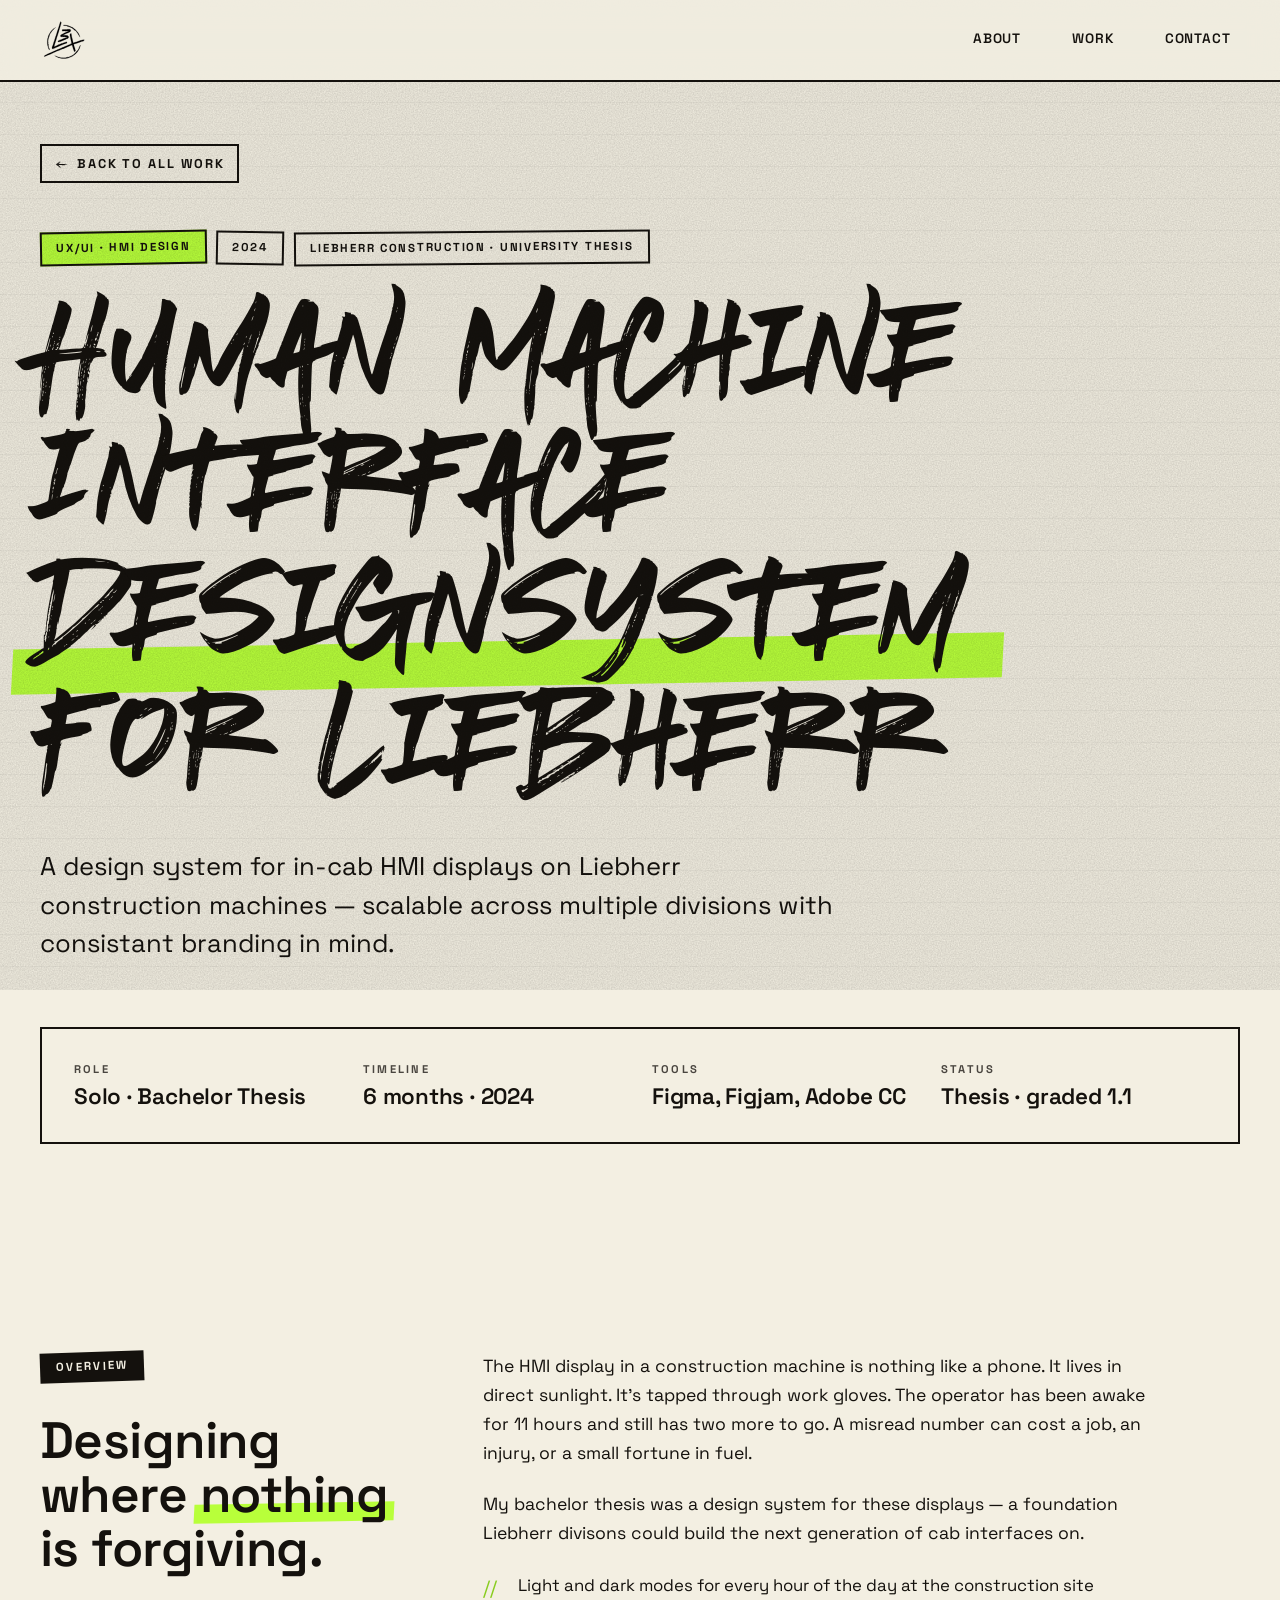
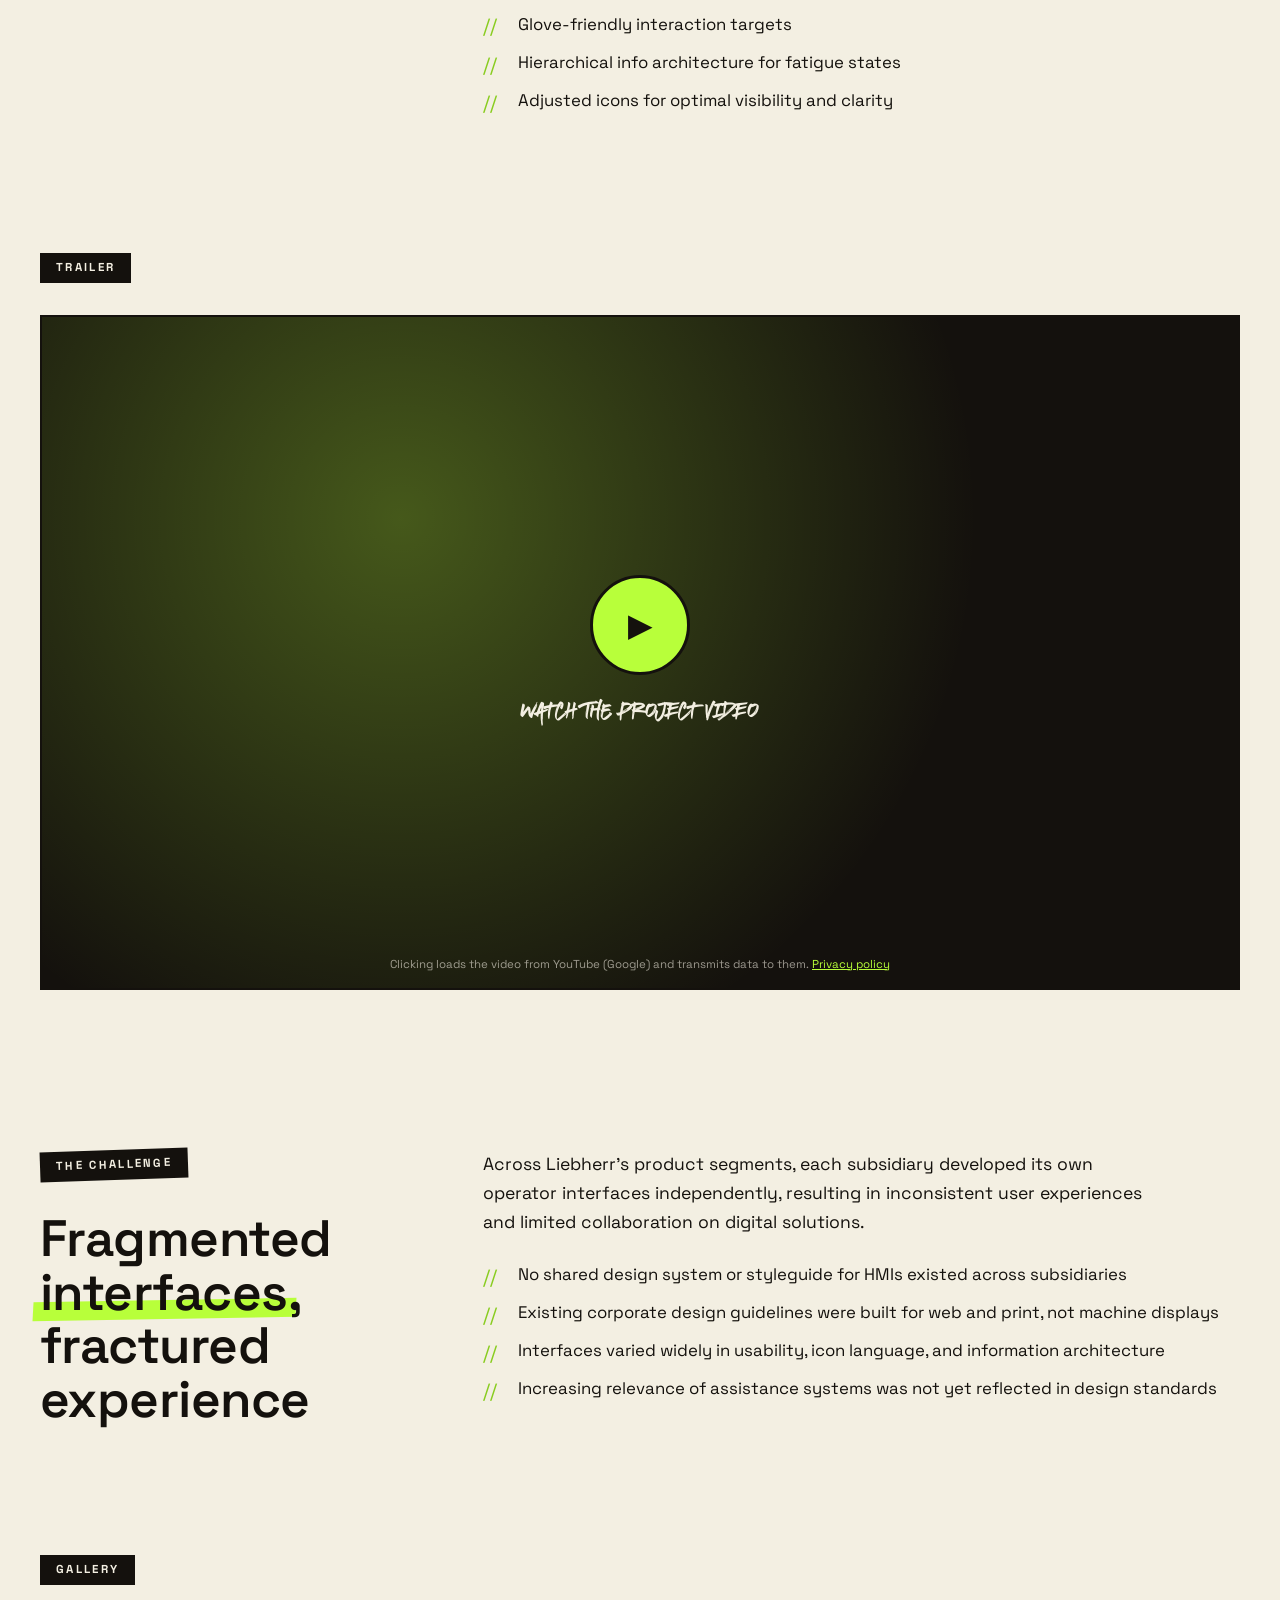
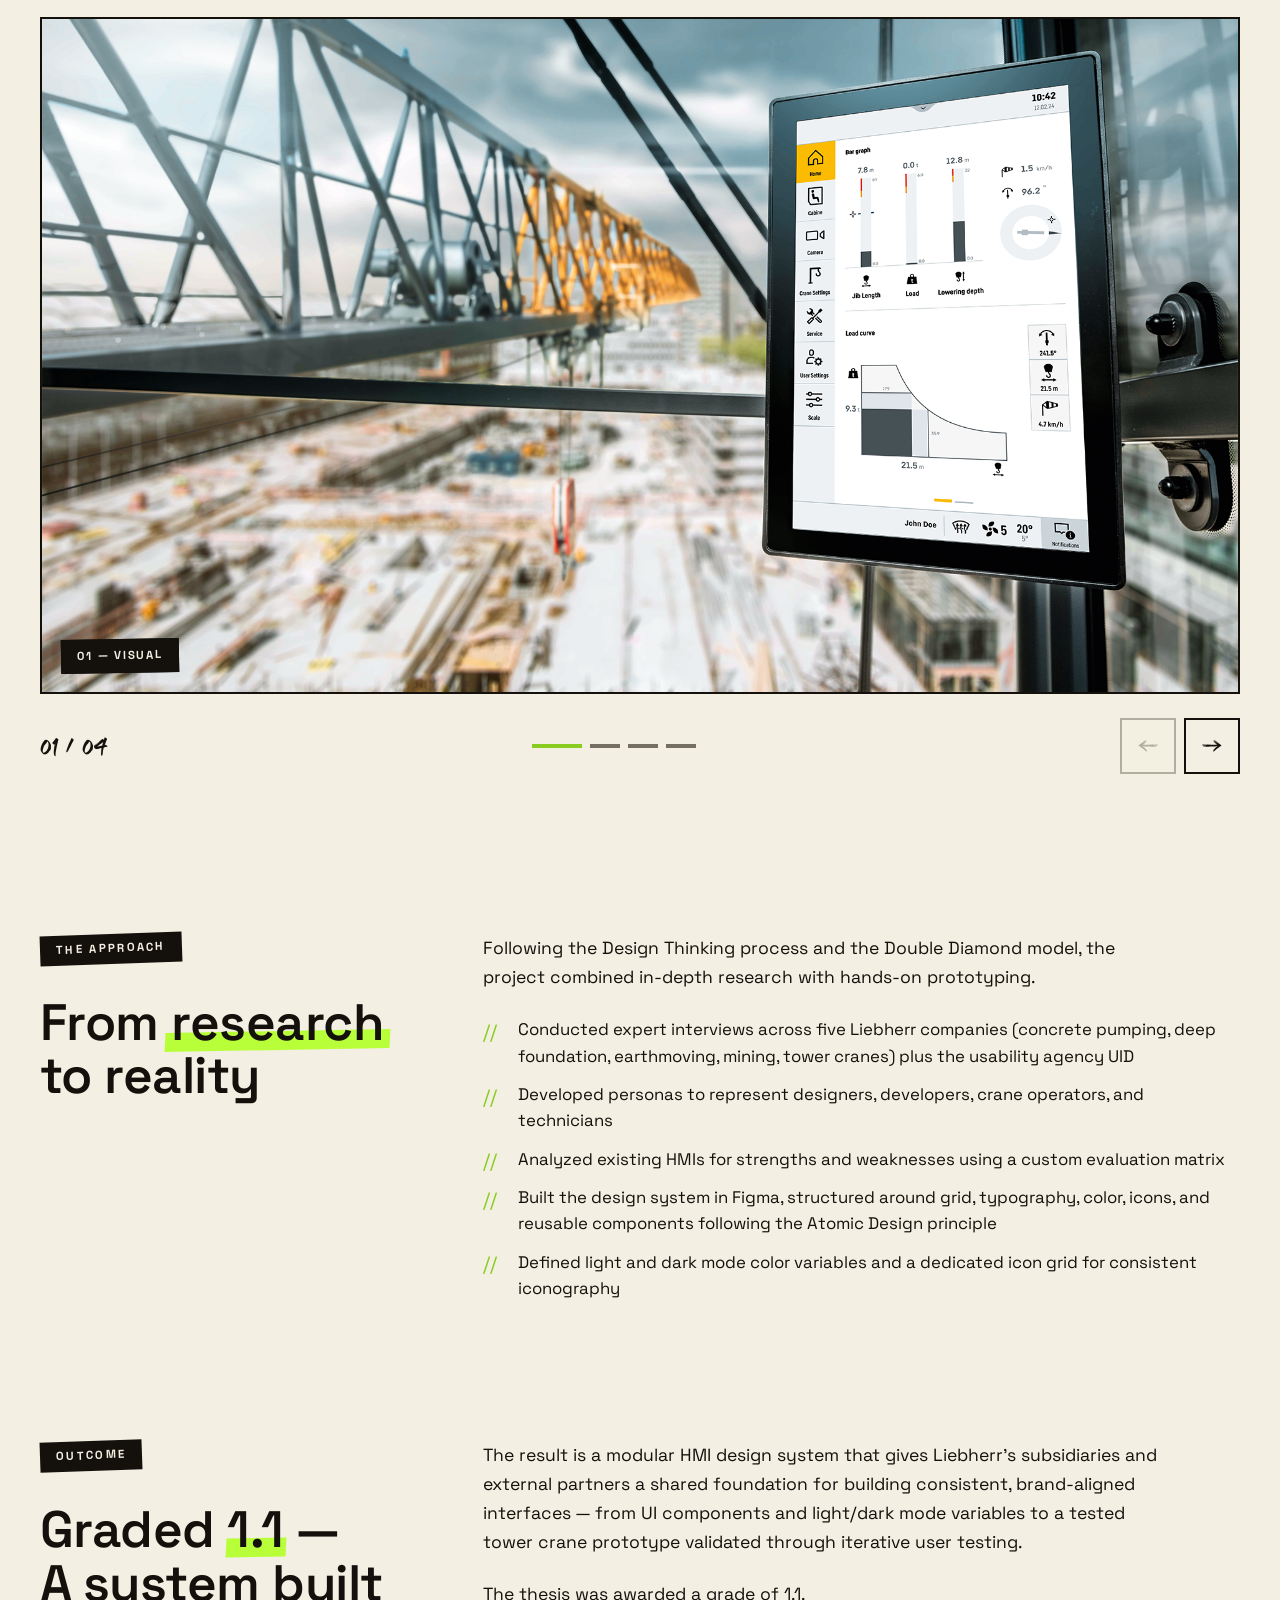
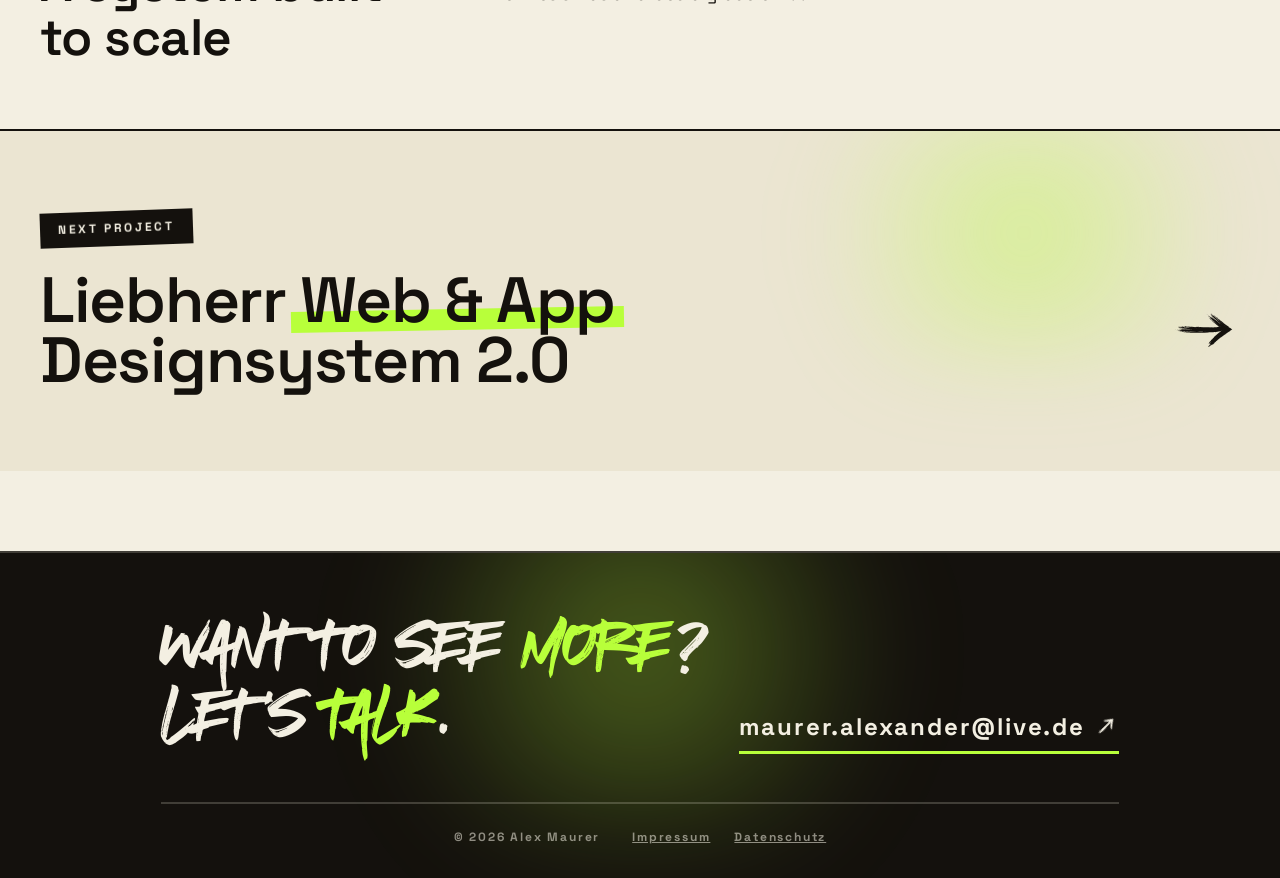
<file: sites/case-bachelor.html>
<!DOCTYPE html>
<html lang="en">
<head>
<meta charset="UTF-8" />
<meta name="viewport" content="width=device-width, initial-scale=1.0" />
<title>Liebherr HMI Designsystem — Bachelor Project — Alex Maurer</title>
<link rel="icon" type="image/svg" sizes="32x32" href="../content/logo/logo-32.svg">
<link rel="stylesheet" href="../styles.css" />
</head>
<body>

<nav id="nav">
  <a href="../index.html" class="logo">
    <img src="../content/logo/logo.svg" alt="L3X-Logo" width="48px">
  </a>
  <button class="nav-toggle" type="button" aria-label="Open menu" aria-expanded="false" aria-controls="navLinks">
    <span></span><span></span><span></span>
  </button>
  <ul class="nav-links" id="navLinks">
    <li><a href="../index.html#about">About</a></li>
    <li><a href="../index.html#work">Work</a></li>
    <li><a href="../index.html#contact">Contact</a></li>
  </ul>
</nav>

<!-- CASE HERO -->
<section class="case-hero">
  <div class="container">
    <a href="../index.html#work" class="case-back reveal"><span class="arrow-icon is-back" aria-hidden="true"></span> Back to all work</a>

    <div class="case-meta-top reveal">
      <span class="case-pill accent">UX/UI · HMI Design</span>
      <span class="case-pill outline">2024</span>
      <span class="case-pill outline">Liebherr Construction · University thesis</span>
    </div>

    <h1 class="case-title reveal">Human Machine Interface<span class="green-mark">Designsystem</span><br/>for Liebherr</h1>
    <p class="case-subtitle reveal reveal-delay-1">A design system for in-cab HMI displays on Liebherr construction machines — scalable across multiple divisions with consistant branding in mind.</p>

    <div class="case-info-grid reveal reveal-delay-2">
      <div class="case-info-block">
        <h5>Role</h5>
        <p>Solo · Bachelor Thesis</p>
      </div>
      <div class="case-info-block">
        <h5>Timeline</h5>
        <p>6 months · 2024</p>
      </div>
      <div class="case-info-block">
        <h5>Tools</h5>
        <p>Figma, Figjam, Adobe CC</p>
      </div>
      <div class="case-info-block">
        <h5>Status</h5>
        <p>Thesis · graded 1.1</p>
      </div>
    </div>
  </div>
</section>

<!-- OVERVIEW -->
<section class="case-section">
  <div class="container">
    <div class="case-content">
      <div>
        <div class="case-section-label">Overview</div>
        <h3 class="reveal">Designing <br> where <span class="green-mark">nothing</span> is forgiving.</h3>
      </div>
      <div class="case-text reveal reveal-delay-1">
        <p>The HMI display in a construction machine is nothing like a phone. It lives in direct sunlight. It's tapped through work gloves. The operator has been awake for 11 hours and still has two more to go. A misread number can cost a job, an injury, or a small fortune in fuel.</p>
        <p>My bachelor thesis was a design system for these displays — a foundation Liebherr divisons could build the next generation of cab interfaces on.</p>
        <ul>
          <li>Light and dark modes for every hour of the day at the construction site</li>
          <li>Glove-friendly interaction targets</li>
          <li>Hierarchical info architecture for fatigue states</li>
          <li>Adjusted icons for optimal visibility and clarity</li>
        </ul>
      </div>
    </div>
  </div>
</section>

<!-- VIDEO -->
<section class="video-section">
  <div class="container">
    <div class="case-section-label reveal">Trailer</div>
    <div class="video-wrap reveal reveal-delay-1" id="videoWrap" data-video-id="CEYdgvBDSa0">
      <div class="video-placeholder" id="videoPlaceholder">
        <button class="play-btn" aria-label="Play video">▶</button>
        <p>Watch the project video</p>
        <p class="video-note">Clicking loads the video from YouTube (Google) and transmits data to them. <a href="datenschutz.html#youtube">Privacy policy</a></p>
      </div>
    </div>
  </div>
</section>

<!-- CHALLENGE -->
<section class="case-section">
  <div class="container">
    <div class="case-content">
      <div>
        <div class="case-section-label">The Challenge</div>
        <h3 class="reveal">Fragmented <span class="green-mark">interfaces</span>, fractured experience</h3>
      </div>
      <div class="case-text reveal reveal-delay-1">
        <p>Across Liebherr's product segments, each subsidiary developed its own operator interfaces independently, resulting in inconsistent user experiences and limited collaboration on digital solutions.</p>
        <ul>
          <li>No shared design system or styleguide for HMIs existed across subsidiaries</li>
          <li>Existing corporate design guidelines were built for web and print, not machine displays</li>
          <li>Interfaces varied widely in usability, icon language, and information architecture</li>
          <li>Increasing relevance of assistance systems was not yet reflected in design standards</li>
        </ul>
      </div>
    </div>
  </div>
</section>

<!-- GALLERY -->
<section class="gallery-section">
  <div class="container">
    <div class="case-section-label reveal">Gallery</div>
    <div class="gallery-track-wrap reveal reveal-delay-1">
      <div class="gallery-track" id="galleryTrack">
        <div class="gallery-slide">
          <img class="gallery-slide-img" src="../content/projects/HMI/Visual.png" alt="Visual">
          <span class="gallery-slide-caption">01 — Visual</span>
        </div>
        <div class="gallery-slide">
          <img class="gallery-slide-img" src="../content/projects/HMI/Prototype.png" alt="Prototype">
          <span class="gallery-slide-caption">02 — Prototype screens</span>
        </div>
        <div class="gallery-slide">
          <img class="gallery-slide-img" src="../content/projects/HMI/Branding.png" alt="Branding">
          <span class="gallery-slide-caption">03 — Branding</span>
        </div>
        <div class="gallery-slide">
          <img class="gallery-slide-img" src="../content/projects/HMI/HUD-Visual.png" alt="Future Outlook">
          <span class="gallery-slide-caption">04 — Future Outlook</span>
        </div>
      </div>
    </div>
    <div class="gallery-controls reveal reveal-delay-2">
      <div class="gallery-counter" id="galleryCounter">01 / 04</div>
      <div class="gallery-dots" id="galleryDots"></div>
      <div class="gallery-arrows">
        <button class="gallery-arrow" id="galleryPrev" aria-label="Previous slide"><span class="arrow-icon is-back" aria-hidden="true"></span></button>
        <button class="gallery-arrow" id="galleryNext" aria-label="Next slide"><span class="arrow-icon" aria-hidden="true"></span></button>
      </div>
    </div>
  </div>
</section>

<!-- APPROACH -->
<section class="case-section">
  <div class="container">
    <div class="case-content">
      <div>
        <div class="case-section-label">The Approach</div>
        <h3 class="reveal">From <span class="green-mark">research</span><br> to reality</h3>
      </div>
      <div class="case-text reveal reveal-delay-1">
        <p>Following the Design Thinking process and the Double Diamond model, the project combined in-depth research with hands-on prototyping.</p>
        <ul>
        <li>Conducted expert interviews across five Liebherr companies (concrete pumping, deep foundation, earthmoving, mining, tower cranes) plus the usability agency UID</li>
          <li>Developed personas to represent designers, developers, crane operators, and technicians</li>
          <li>Analyzed existing HMIs for strengths and weaknesses using a custom evaluation matrix</li>
          <li>Built the design system in Figma, structured around grid, typography, color, icons, and reusable components following the Atomic Design principle</li>
          <li>Defined light and dark mode color variables and a dedicated icon grid for consistent iconography</li>
        </ul>
      </div>
    </div>
  </div>
</section>

<!-- OUTCOME -->
<section class="case-section">
  <div class="container">
    <div class="case-content">
      <div>
        <div class="case-section-label">Outcome</div>
        <h3 class="reveal">Graded <span class="green-mark">1.1</span> —<br>A system built to scale</h3>
      </div>
      <div class="case-text reveal reveal-delay-1">
        <p>The result is a modular HMI design system that gives Liebherr's subsidiaries and external partners a shared foundation for building consistent, brand-aligned interfaces — from UI components and light/dark mode variables to a tested tower crane prototype validated through iterative user testing.</p>
        <p>The thesis was awarded a grade of 1.1.</p>
      </div>
    </div>
  </div>
</section>

<!-- NEXT PROJECT -->
<div class="next-project">
  <div class="container">
    <div class="next-label">Next project</div>
    <a href="case-liebherr-designsystem.html" class="next-link">
      <h3>Liebherr <span class="green-mark">Web &amp; App</span><br/>Designsystem 2.0</h3>
      <span class="next-arrow"><span class="arrow-icon" aria-hidden="true"></span></span>
    </a>
  </div>
</div>

<!-- FOOTER -->
<footer class="case-footer">
  <div class="case-footer-grid">
    <h4>Want to see <span class="green-word">more</span>?<br/>Let's <span class="green-word">talk</span>.</h4>
    <a href="mailto:maurer.alexander@live.de" class="case-footer-mail">maurer.alexander@live.de <span class="arrow-icon is-diag" aria-hidden="true"></span></a>
  </div>
  <div class="case-footer-bottom">
    <span>© 2026 Alex Maurer</span>
    <span class="case-footer-legal"><a href="impressum.html">Impressum</a><a href="datenschutz.html">Datenschutz</a></span>
  </div>
</footer>

<script src="../script.js"></script>
</body>
</html>
</file>
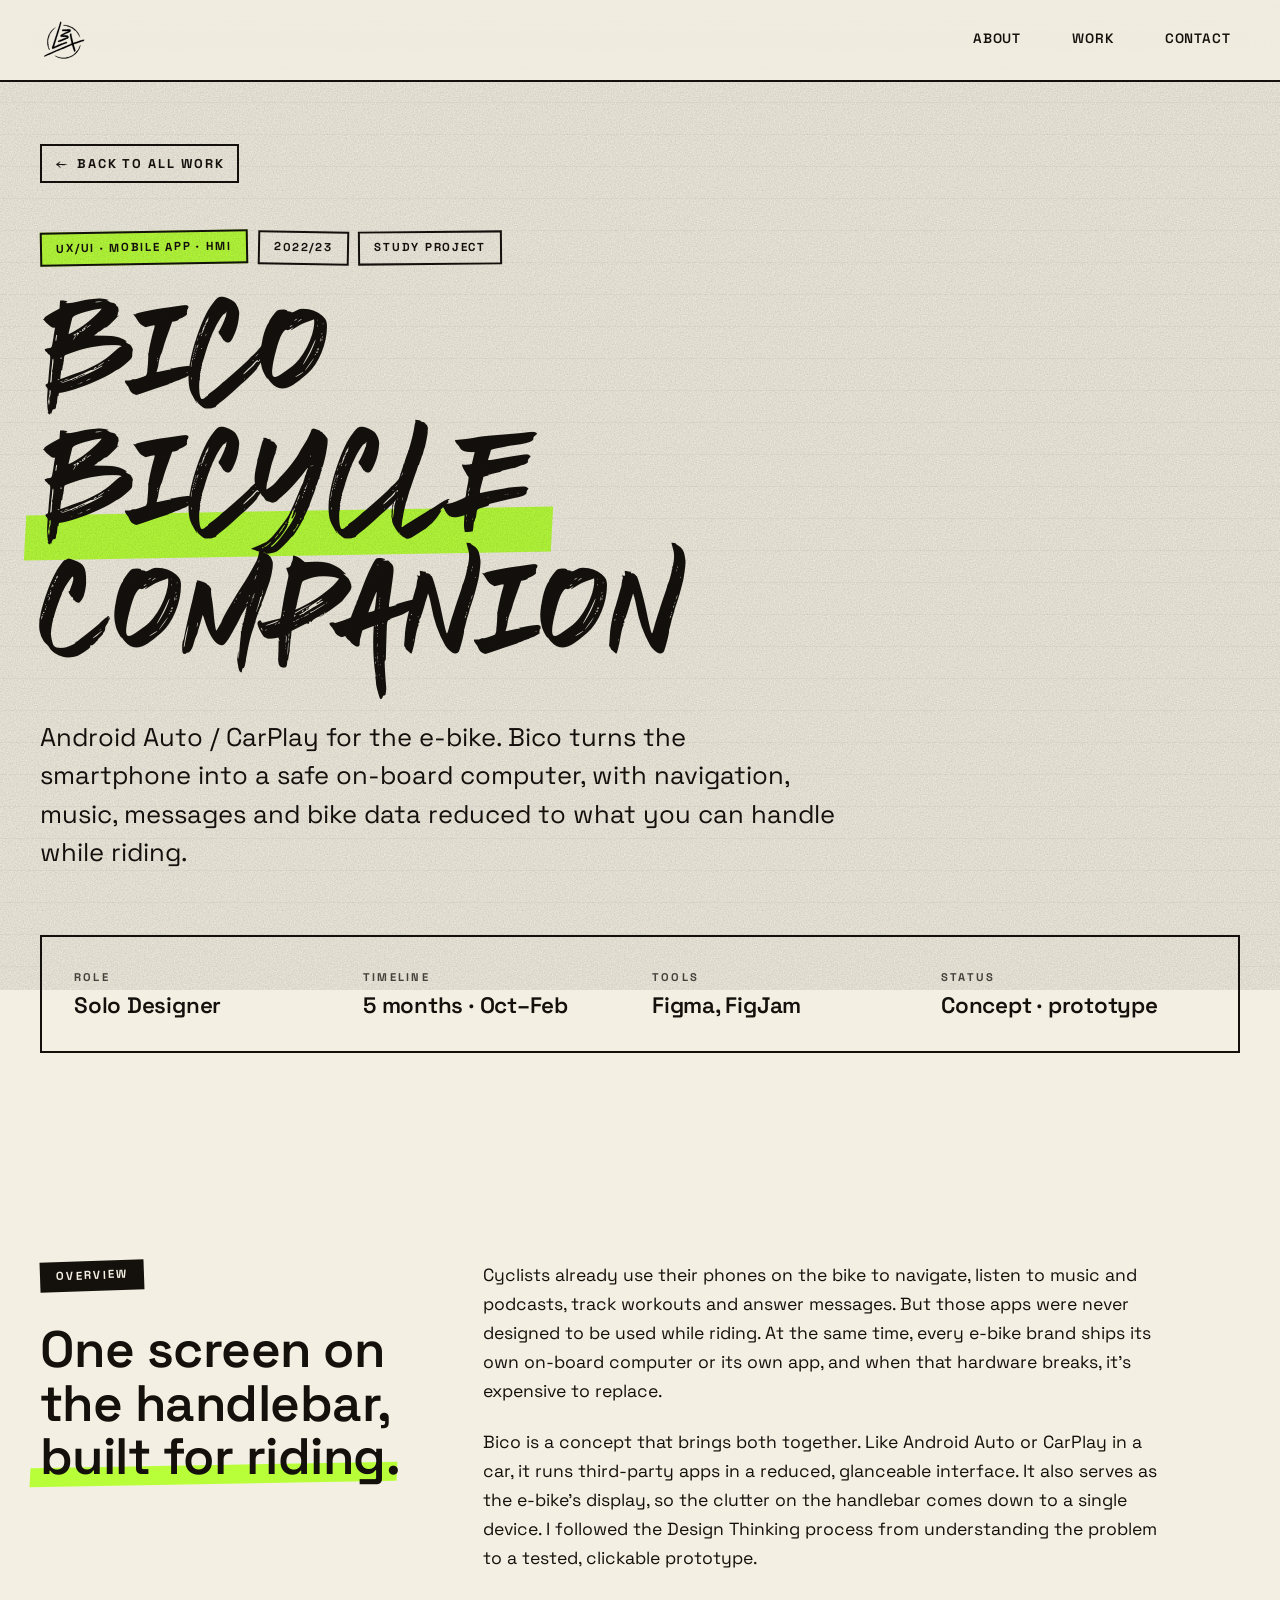
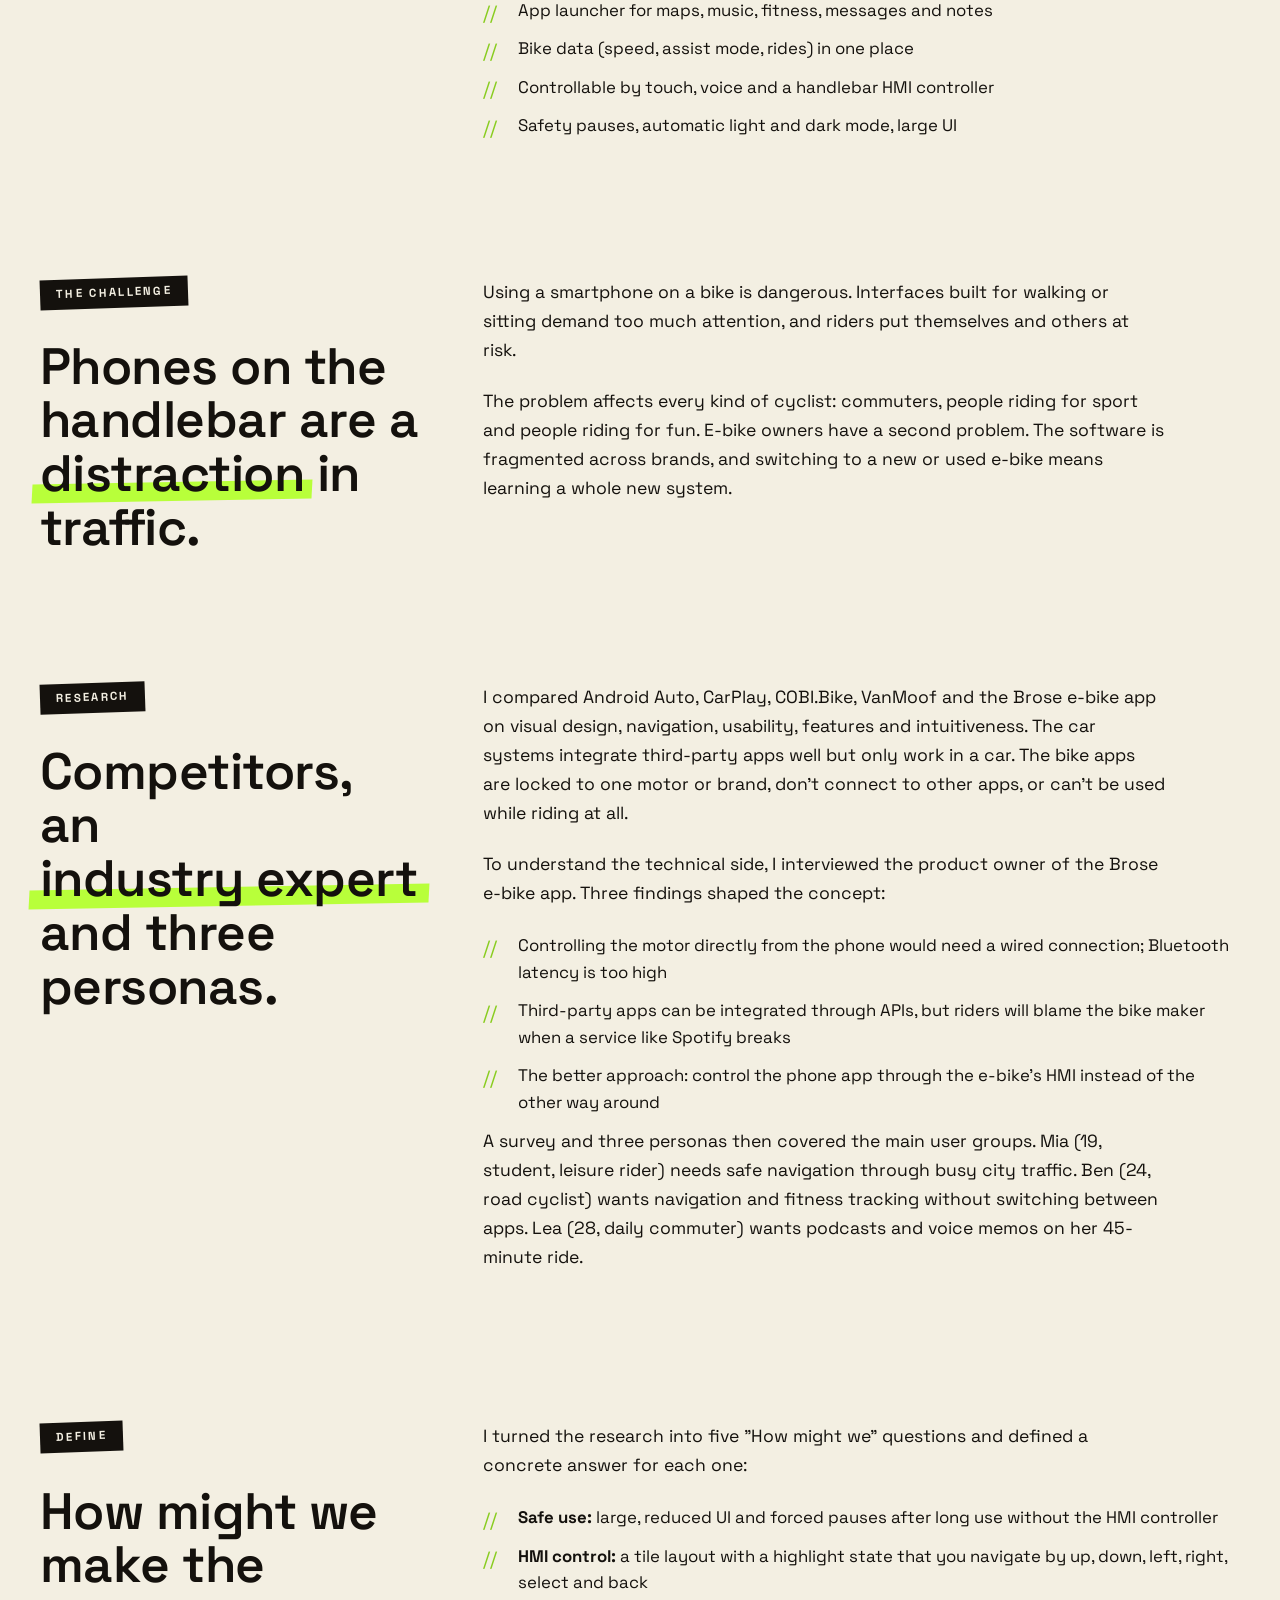
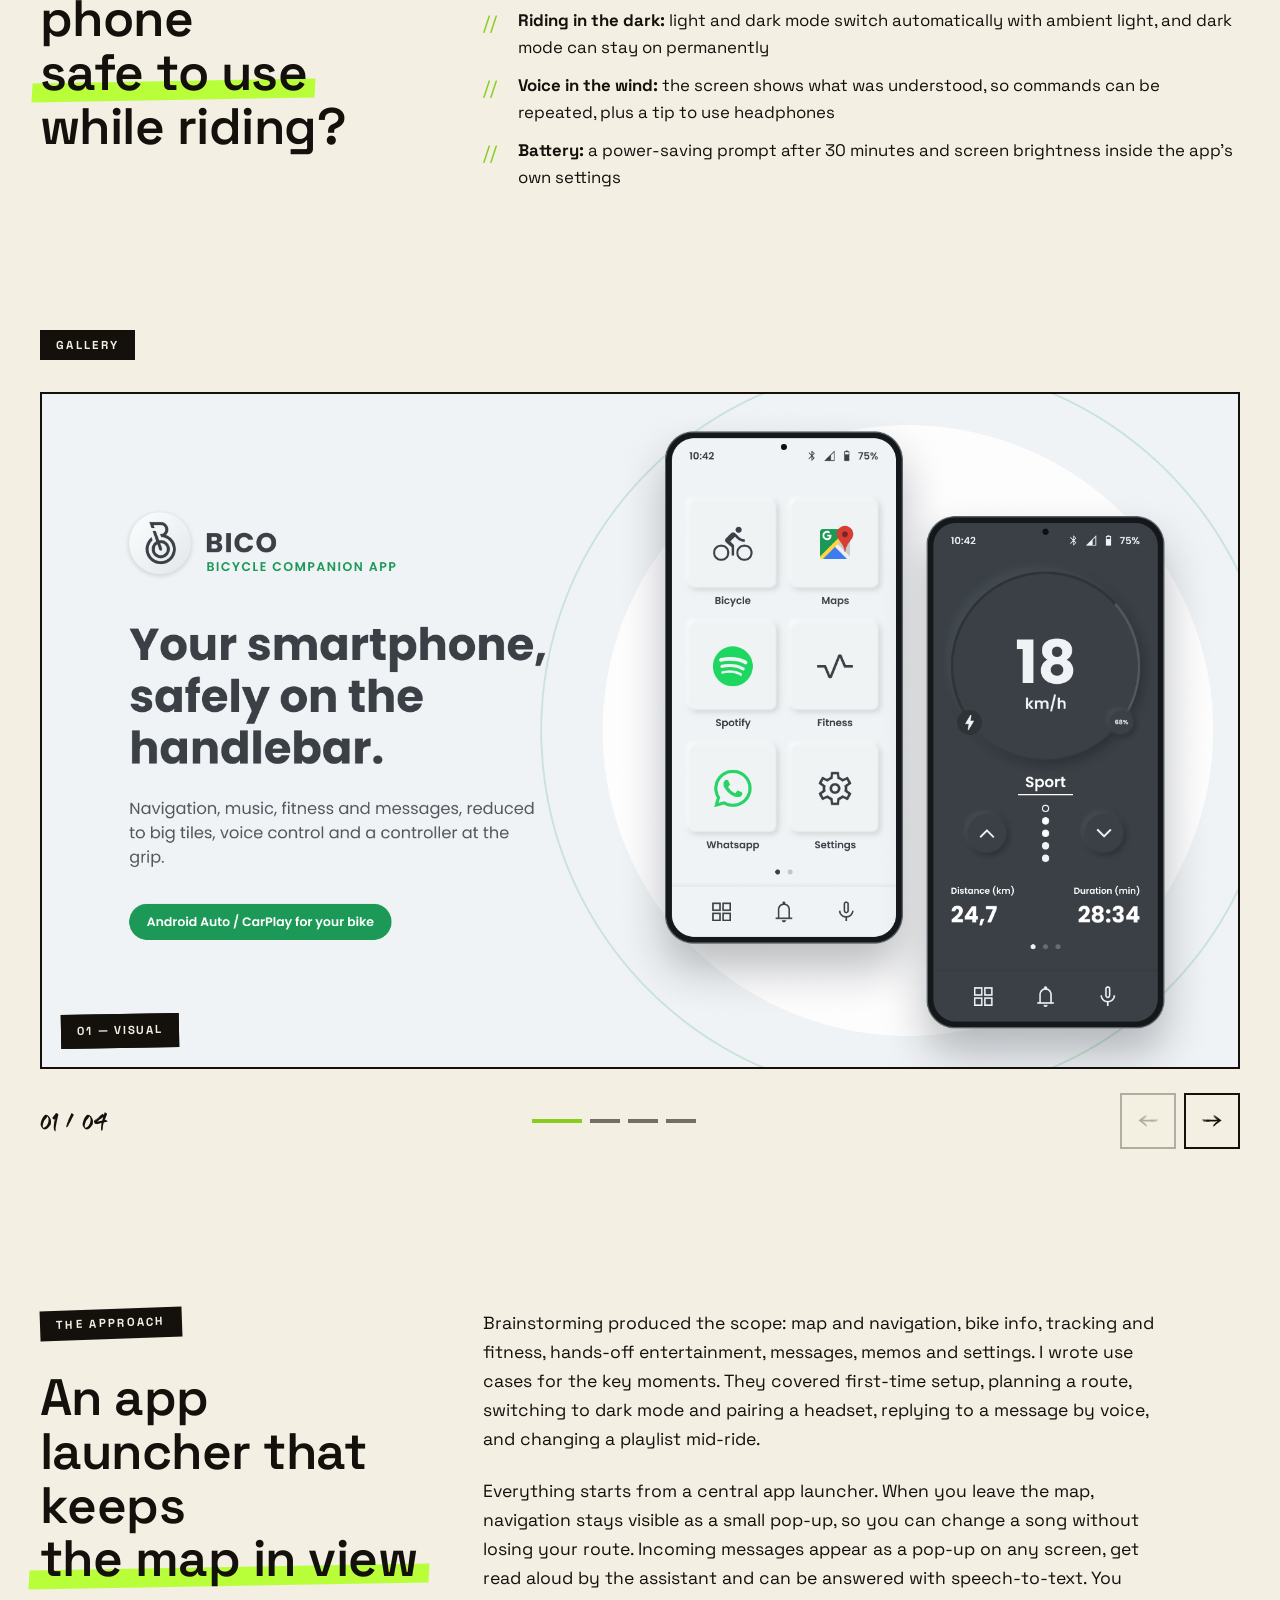
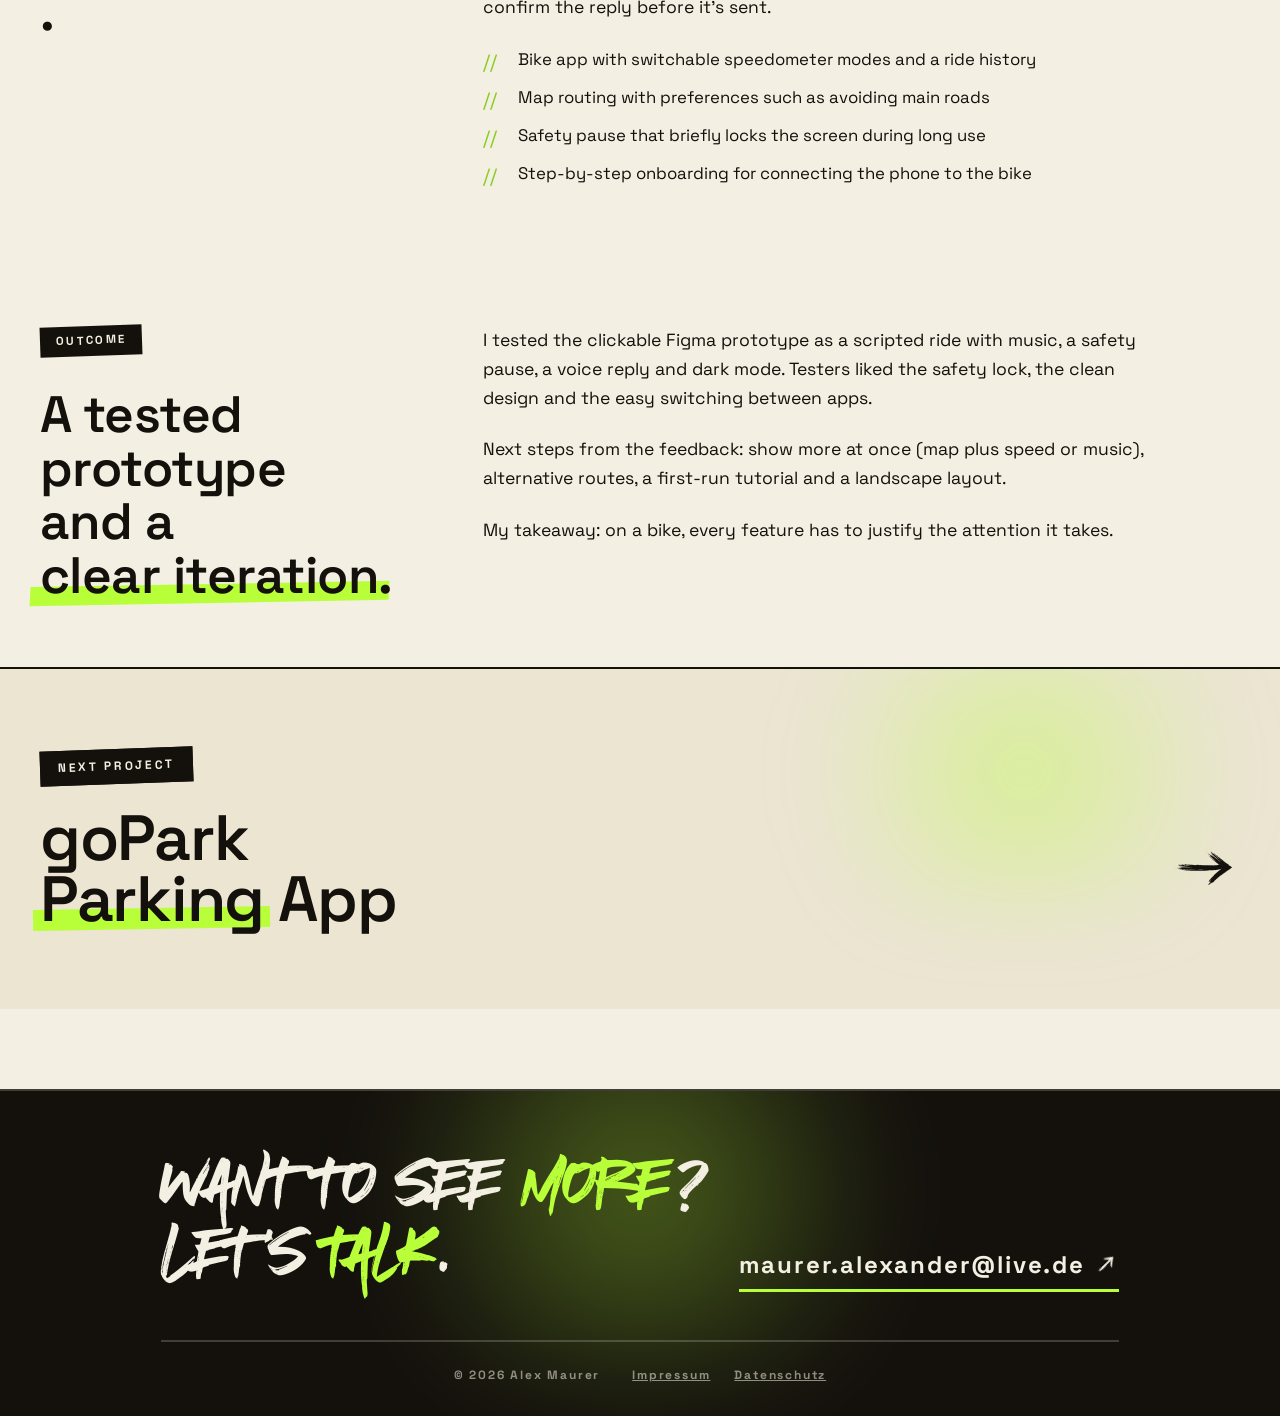
<file: sites/case-bico.html>
<!DOCTYPE html>
<html lang="en">
<head>
<meta charset="UTF-8" />
<meta name="viewport" content="width=device-width, initial-scale=1.0" />
<title>Bico — Bicycle App — Alex Maurer</title>
<link rel="icon" type="image/svg" sizes="32x32" href="../content/logo/logo-32.svg">
<link rel="stylesheet" href="../styles.css" />
</head>
<body>

<nav id="nav">
  <a href="../index.html" class="logo">
    <img src="../content/logo/logo.svg" alt="L3X-Logo" width="48px">
  </a>
  <button class="nav-toggle" type="button" aria-label="Open menu" aria-expanded="false" aria-controls="navLinks">
    <span></span><span></span><span></span>
  </button>
  <ul class="nav-links" id="navLinks">
    <li><a href="../index.html#about">About</a></li>
    <li><a href="../index.html#work">Work</a></li>
    <li><a href="../index.html#contact">Contact</a></li>
  </ul>
</nav>

<!-- CASE HERO -->
<section class="case-hero">
  <div class="container">
    <a href="../index.html#work" class="case-back reveal"><span class="arrow-icon is-back" aria-hidden="true"></span> Back to all work</a>

    <div class="case-meta-top reveal">
      <span class="case-pill accent">UX/UI · Mobile App · HMI</span>
      <span class="case-pill outline">2022/23</span>
      <span class="case-pill outline">Study project</span>
    </div>

    <h1 class="case-title reveal">Bico<br/><span class="green-mark">Bicycle</span> Companion</h1>
    <p class="case-subtitle reveal reveal-delay-1">Android Auto / CarPlay for the e-bike. Bico turns the smartphone into a safe on-board computer, with navigation, music, messages and bike data reduced to what you can handle while riding.</p>

    <div class="case-info-grid reveal reveal-delay-2">
      <div class="case-info-block">
        <h5>Role</h5>
        <p>Solo Designer</p>
      </div>
      <div class="case-info-block">
        <h5>Timeline</h5>
        <p>5 months · Oct–Feb</p>
      </div>
      <div class="case-info-block">
        <h5>Tools</h5>
        <p>Figma, FigJam</p>
      </div>
      <div class="case-info-block">
        <h5>Status</h5>
        <p>Concept · prototype</p>
      </div>
    </div>
  </div>
</section>

<!-- OVERVIEW -->
<section class="case-section">
  <div class="container">
    <div class="case-content">
      <div>
        <div class="case-section-label">Overview</div>
        <h3 class="reveal">One screen on the handlebar, <span class="green-mark">built for riding</span>.</h3>
      </div>
      <div class="case-text reveal reveal-delay-1">
        <p>Cyclists already use their phones on the bike to navigate, listen to music and podcasts, track workouts and answer messages. But those apps were never designed to be used while riding. At the same time, every e-bike brand ships its own on-board computer or its own app, and when that hardware breaks, it's expensive to replace.</p>
<p>Bico is a concept that brings both together. Like Android Auto or CarPlay in a car, it runs third-party apps in a reduced, glanceable interface. It also serves as the e-bike's display, so the clutter on the handlebar comes down to a single device. I followed the Design Thinking process from understanding the problem to a tested, clickable prototype.</p>
<ul>
  <li>App launcher for maps, music, fitness, messages and notes</li>
  <li>Bike data (speed, assist mode, rides) in one place</li>
  <li>Controllable by touch, voice and a handlebar HMI controller</li>
  <li>Safety pauses, automatic light and dark mode, large UI</li>
</ul>
      </div>
    </div>
  </div>
</section>

<!-- CHALLENGE -->
<section class="case-section">
  <div class="container">
    <div class="case-content">
      <div>
        <div class="case-section-label">The Challenge</div>
        <h3 class="reveal">Phones on the handlebar are a <span class="green-mark">distraction</span> in traffic.</h3>
      </div>
      <div class="case-text reveal reveal-delay-1">
        <p>Using a smartphone on a bike is dangerous. Interfaces built for walking or sitting demand too much attention, and riders put themselves and others at risk.</p>
<p>The problem affects every kind of cyclist: commuters, people riding for sport and people riding for fun. E-bike owners have a second problem. The software is fragmented across brands, and switching to a new or used e-bike means learning a whole new system.</p>
      </div>
    </div>
  </div>
</section>

<!-- RESEARCH -->
<section class="case-section">
  <div class="container">
    <div class="case-content">
      <div>
        <div class="case-section-label">Research</div>
        <h3 class="reveal">Competitors, an <span class="green-mark">industry expert</span> and three personas.</h3>
      </div>
      <div class="case-text reveal reveal-delay-1">
        <p>I compared Android Auto, CarPlay, COBI.Bike, VanMoof and the Brose e-bike app on visual design, navigation, usability, features and intuitiveness. The car systems integrate third-party apps well but only work in a car. The bike apps are locked to one motor or brand, don't connect to other apps, or can't be used while riding at all.</p>
<p>To understand the technical side, I interviewed the product owner of the Brose e-bike app. Three findings shaped the concept:</p>
<ul>
  <li>Controlling the motor directly from the phone would need a wired connection; Bluetooth latency is too high</li>
  <li>Third-party apps can be integrated through APIs, but riders will blame the bike maker when a service like Spotify breaks</li>
  <li>The better approach: control the phone app through the e-bike's HMI instead of the other way around</li>
</ul>
<p>A survey and three personas then covered the main user groups. Mia (19, student, leisure rider) needs safe navigation through busy city traffic. Ben (24, road cyclist) wants navigation and fitness tracking without switching between apps. Lea (28, daily commuter) wants podcasts and voice memos on her 45-minute ride.</p>
      </div>
    </div>
  </div>
</section>

<!-- DEFINE -->
<section class="case-section">
  <div class="container">
    <div class="case-content">
      <div>
        <div class="case-section-label">Define</div>
        <h3 class="reveal">How might we make the phone <span class="green-mark">safe to use</span> while riding?</h3>
      </div>
      <div class="case-text reveal reveal-delay-1">
        <p>I turned the research into five "How might we" questions and defined a concrete answer for each one:</p>
<ul>
  <li><strong>Safe use:</strong> large, reduced UI and forced pauses after long use without the HMI controller</li>
  <li><strong>HMI control:</strong> a tile layout with a highlight state that you navigate by up, down, left, right, select and back</li>
  <li><strong>Riding in the dark:</strong> light and dark mode switch automatically with ambient light, and dark mode can stay on permanently</li>
  <li><strong>Voice in the wind:</strong> the screen shows what was understood, so commands can be repeated, plus a tip to use headphones</li>
  <li><strong>Battery:</strong> a power-saving prompt after 30 minutes and screen brightness inside the app's own settings</li>
</ul>
      </div>
    </div>
  </div>
</section>

<!-- GALLERY -->
<section class="gallery-section">
  <div class="container">
    <div class="case-section-label reveal">Gallery</div>
    <div class="gallery-track-wrap reveal reveal-delay-1">
      <div class="gallery-track" id="galleryTrack">
        <div class="gallery-slide">
          <img class="gallery-slide-img" src="../content/projects/Bico/Hero.png" alt="Visual">
          <span class="gallery-slide-caption">01 — Visual</span>
        </div>
        <div class="gallery-slide">
          <img class="gallery-slide-img" src="../content/projects/Bico/Navigation.png" alt="Navigation">
          <span class="gallery-slide-caption">02 — Navigation</span>
        </div>
        <div class="gallery-slide">
          <img class="gallery-slide-img" src="../content/projects/Bico/Light-Dark.png" alt="Light & Dark Mode">
          <span class="gallery-slide-caption">03 — Light & Dark Mode</span>
        </div>
        <div class="gallery-slide">
          <img class="gallery-slide-img" src="../content/projects/Bico/Safety.png" alt="Safety">
          <span class="gallery-slide-caption">04 — Safety</span>
        </div>
      </div>
    </div>
    <div class="gallery-controls reveal reveal-delay-2">
      <div class="gallery-counter" id="galleryCounter">01 / 04</div>
      <div class="gallery-dots" id="galleryDots"></div>
      <div class="gallery-arrows">
        <button class="gallery-arrow" id="galleryPrev" aria-label="Previous slide"><span class="arrow-icon is-back" aria-hidden="true"></span></button>
        <button class="gallery-arrow" id="galleryNext" aria-label="Next slide"><span class="arrow-icon" aria-hidden="true"></span></button>
      </div>
    </div>
  </div>
</section>

<!-- APPROACH -->
<section class="case-section">
  <div class="container">
    <div class="case-content">
      <div>
        <div class="case-section-label">The Approach</div>
        <h3 class="reveal">An app launcher that keeps <span class="green-mark">the map in view</span>.</h3>
      </div>
      <div class="case-text reveal reveal-delay-1">
        <p>Brainstorming produced the scope: map and navigation, bike info, tracking and fitness, hands-off entertainment, messages, memos and settings. I wrote use cases for the key moments. They covered first-time setup, planning a route, switching to dark mode and pairing a headset, replying to a message by voice, and changing a playlist mid-ride.</p>
<p>Everything starts from a central app launcher. When you leave the map, navigation stays visible as a small pop-up, so you can change a song without losing your route. Incoming messages appear as a pop-up on any screen, get read aloud by the assistant and can be answered with speech-to-text. You confirm the reply before it's sent.</p>
<ul>
  <li>Bike app with switchable speedometer modes and a ride history</li>
  <li>Map routing with preferences such as avoiding main roads</li>
  <li>Safety pause that briefly locks the screen during long use</li>
  <li>Step-by-step onboarding for connecting the phone to the bike</li>
</ul>
      </div>
    </div>
  </div>
</section>

<!-- OUTCOME -->
<section class="case-section">
  <div class="container">
    <div class="case-content">
      <div>
        <div class="case-section-label">Outcome</div>
        <h3 class="reveal">A tested prototype <br> and a <span class="green-mark">clear iteration</span>.</h3>
      </div>
      <div class="case-text reveal reveal-delay-1">
        <p>I tested the clickable Figma prototype as a scripted ride with music, a safety pause, a voice reply and dark mode. Testers liked the safety lock, the clean design and the easy switching between apps.</p>
<p>Next steps from the feedback: show more at once (map plus speed or music), alternative routes, a first-run tutorial and a landscape layout.</p>
<p>My takeaway: on a bike, every feature has to justify the attention it takes.</p>
      </div>
    </div>
  </div>
</section>

<!-- NEXT PROJECT -->
<div class="next-project">
  <div class="container">
    <div class="next-label">Next project</div>
    <a href="case-gopark.html" class="next-link">
      <h3>goPark<br/><span class="green-mark">Parking</span> App</h3>
      <span class="next-arrow"><span class="arrow-icon" aria-hidden="true"></span></span>
    </a>
  </div>
</div>

<!-- FOOTER -->
<footer class="case-footer">
  <div class="case-footer-grid">
    <h4>Want to see <span class="green-word">more</span>?<br/>Let's <span class="green-word">talk</span>.</h4>
    <a href="mailto:maurer.alexander@live.de" class="case-footer-mail">maurer.alexander@live.de <span class="arrow-icon is-diag" aria-hidden="true"></span></a>
  </div>
  <div class="case-footer-bottom">
    <span>© 2026 Alex Maurer</span>
    <span class="case-footer-legal"><a href="impressum.html">Impressum</a><a href="datenschutz.html">Datenschutz</a></span>
  </div>
</footer>

<script src="../script.js"></script>
</body>
</html>
</file>
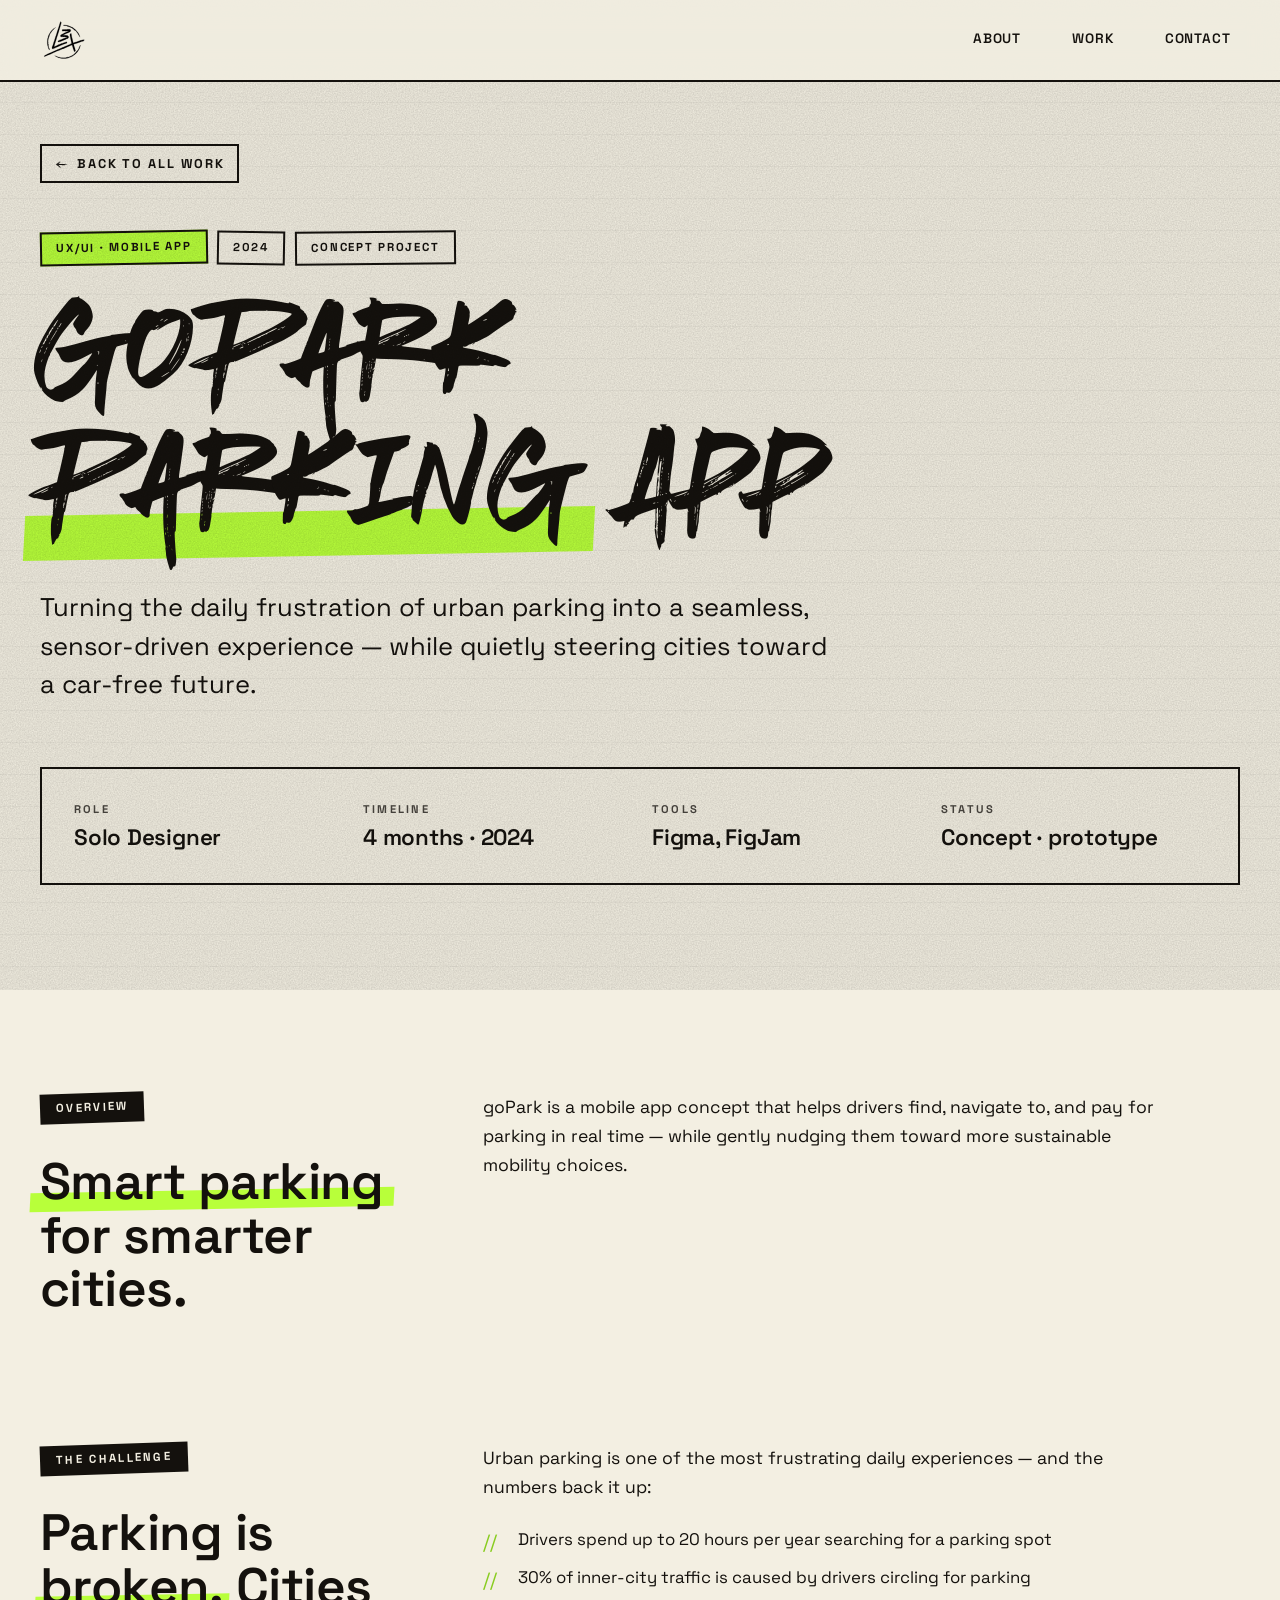
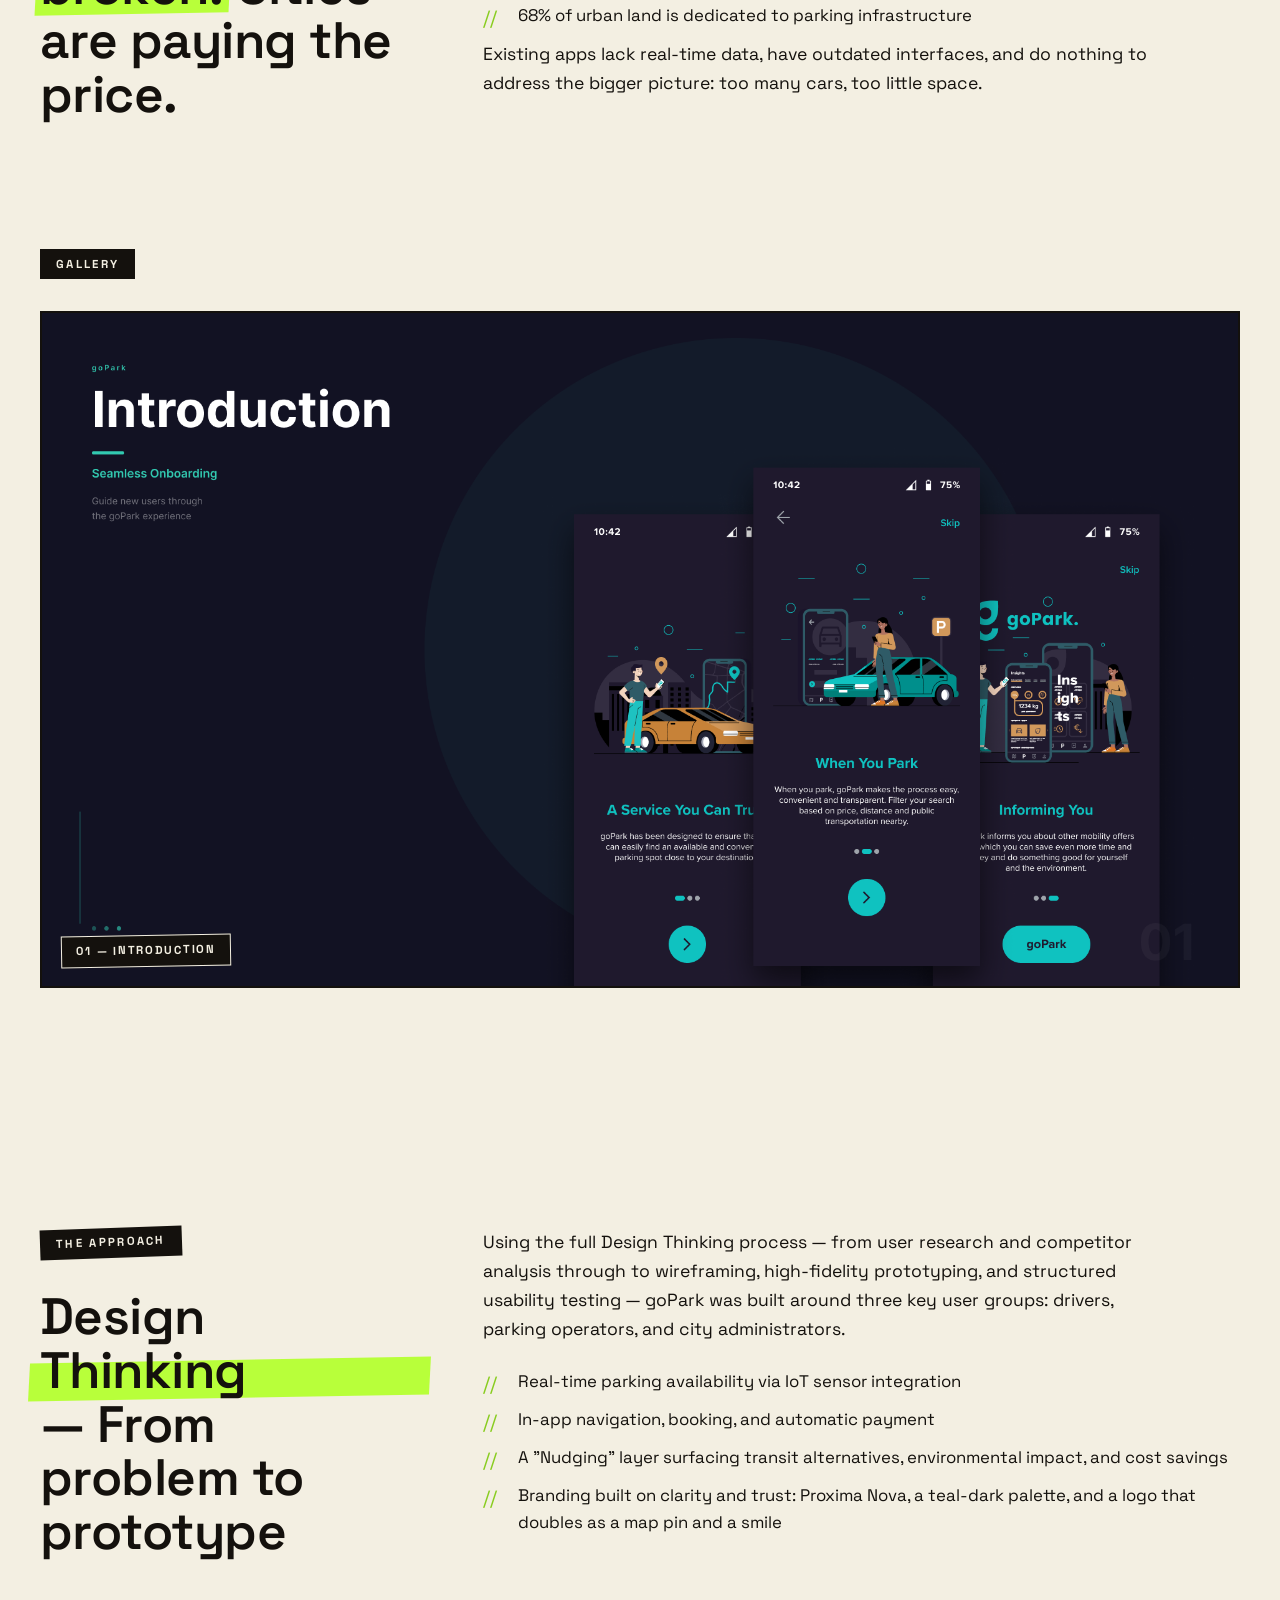
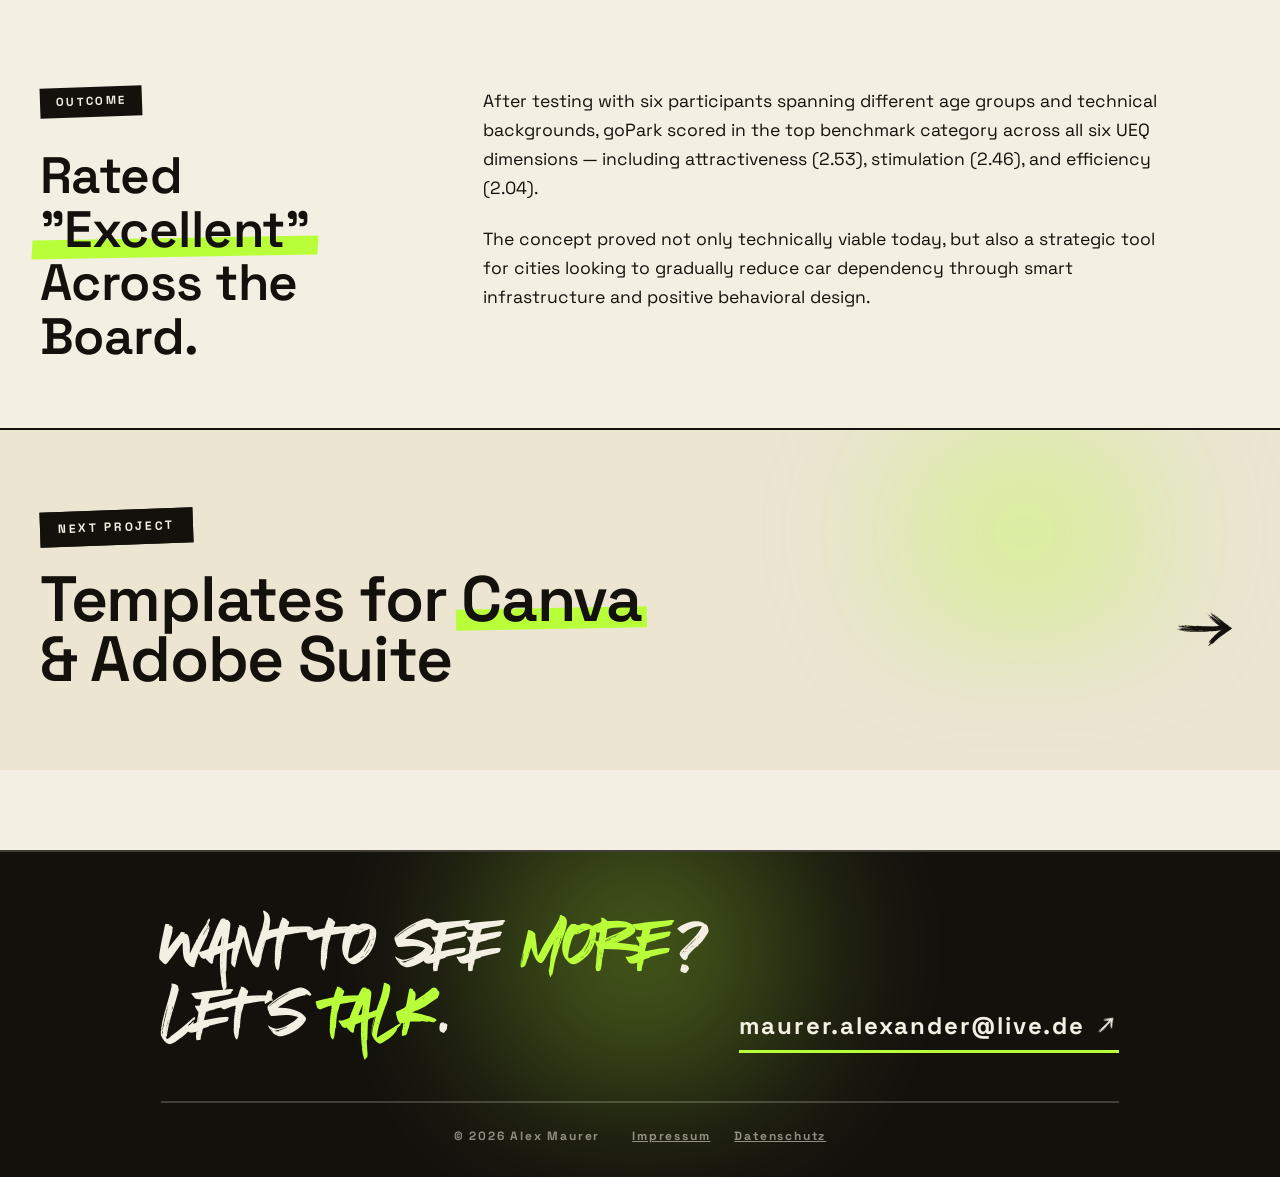
<file: sites/case-gopark.html>
<!DOCTYPE html>
<html lang="en">
<head>
<meta charset="UTF-8" />
<meta name="viewport" content="width=device-width, initial-scale=1.0" />
<title>goPark — Parking App — Alex Maurer</title>
<link rel="icon" type="image/svg" sizes="32x32" href="../content/logo/logo-32.svg">
<link rel="stylesheet" href="../styles.css" />
</head>
<body>

<nav id="nav">
  <a href="../index.html" class="logo">
    <img src="../content/logo/logo.svg" alt="L3X-Logo" width="48px">
  </a>
  <button class="nav-toggle" type="button" aria-label="Open menu" aria-expanded="false" aria-controls="navLinks">
    <span></span><span></span><span></span>
  </button>
  <ul class="nav-links" id="navLinks">
    <li><a href="../index.html#about">About</a></li>
    <li><a href="../index.html#work">Work</a></li>
    <li><a href="../index.html#contact">Contact</a></li>
  </ul>
</nav>

<!-- CASE HERO -->
<section class="case-hero">
  <div class="container">
    <a href="../index.html#work" class="case-back reveal"><span class="arrow-icon is-back" aria-hidden="true"></span> Back to all work</a>

    <div class="case-meta-top reveal">
      <span class="case-pill accent">UX/UI · Mobile App</span>
      <span class="case-pill outline">2024</span>
      <span class="case-pill outline">Concept project</span>
    </div>

    <h1 class="case-title reveal">goPark<br/><span class="green-mark">Parking</span> App</h1>
    <p class="case-subtitle reveal reveal-delay-1">Turning the daily frustration of urban parking into a seamless, sensor-driven experience — while quietly steering cities toward a car-free future.</p>

    <div class="case-info-grid reveal reveal-delay-2">
      <div class="case-info-block">
        <h5>Role</h5>
        <p>Solo Designer</p>
      </div>
      <div class="case-info-block">
        <h5>Timeline</h5>
        <p>4 months · 2024</p>
      </div>
      <div class="case-info-block">
        <h5>Tools</h5>
        <p>Figma, FigJam</p>
      </div>
      <div class="case-info-block">
        <h5>Status</h5>
        <p>Concept · prototype</p>
      </div>
    </div>
  </div>
</section>

<!-- OVERVIEW -->
<section class="case-section">
  <div class="container">
    <div class="case-content">
      <div>
        <div class="case-section-label">Overview</div>
        <h3 class="reveal"><span class="green-mark">Smart parking</span>  for smarter cities.</h3>
      </div>
      <div class="case-text reveal reveal-delay-1">
        <p>goPark is a mobile app concept that helps drivers find, navigate to, and pay for parking in real time — while gently nudging them toward more sustainable mobility choices.</p>
      </div>
    </div>
  </div>
</section>

<!-- CHALLENGE -->
<section class="case-section">
  <div class="container">
    <div class="case-content">
      <div>
        <div class="case-section-label">The Challenge</div>
        <h3 class="reveal">Parking is <span class="green-mark">broken.</span> Cities are paying the price.</h3>
      </div>
      <div class="case-text reveal reveal-delay-1">
        <p>Urban parking is one of the most frustrating daily experiences — and the numbers back it up:</p>
        <ul>
          <li>Drivers spend up to 20 hours per year searching for a parking spot</li>
          <li>30% of inner-city traffic is caused by drivers circling for parking</li>
          <li>68% of urban land is dedicated to parking infrastructure</li>
        </ul>
        <p>Existing apps lack real-time data, have outdated interfaces, and do nothing to address the bigger picture: too many cars, too little space.</p>
      </div>
    </div>
  </div>
</section>

<!-- GALLERY -->
<section class="gallery-section">
  <div class="container">
    <div class="case-section-label reveal">Gallery</div>
    <div class="gallery-track-wrap reveal reveal-delay-1">
      <div class="gallery-track" id="galleryTrack">
        <div class="gallery-slide">
          <img class="gallery-slide-img" src="../content/projects/goPark/Introduction.png" alt="Introduction">
          <span class="gallery-slide-caption" style="border-color: var(--paper); border-width: 1px;">01 — Introduction</span>
        </div>
        <div class="gallery-slide">
          <img class="gallery-slide-img" src="../content/projects/goPark/Map.png" alt="Map">
          <span class="gallery-slide-caption" style="border-color: var(--paper); border-width: 1px;">02 — Map</span>
        </div>
        <div class="gallery-slide">
          <img class="gallery-slide-img" src="../content/projects/goPark/Parking.png" alt="Parking">
          <span class="gallery-slide-caption" style="border-color: var(--paper); border-width: 1px;">03 — Parking</span>
        </div>
        <div class="gallery-slide">
          <img class="gallery-slide-img" src="../content/projects/goPark/Insights.png" alt="Insights">
          <span class="gallery-slide-caption" style="border-color: var(--paper); border-width: 1px;">04 — Insights</span>
        </div>
      </div>
    </div>
    <div class="gallery-controls reveal reveal-delay-2">
      <div class="gallery-counter" id="galleryCounter">01 / 04</div>
      <div class="gallery-dots" id="galleryDots"></div>
      <div class="gallery-arrows">
        <button class="gallery-arrow" id="galleryPrev" aria-label="Previous slide"><span class="arrow-icon is-back" aria-hidden="true"></span></button>
        <button class="gallery-arrow" id="galleryNext" aria-label="Next slide"><span class="arrow-icon" aria-hidden="true"></span></button>
      </div>
    </div>
  </div>
</section>

<!-- APPROACH -->
<section class="case-section">
  <div class="container">
    <div class="case-content">
      <div>
        <div class="case-section-label">The Approach</div>
        <h3 class="reveal"><span class="green-mark">Design Thinking</span> — From problem to prototype</h3>
      </div>
      <div class="case-text reveal reveal-delay-1">
        <p>Using the full Design Thinking process — from user research and competitor analysis through to wireframing, high-fidelity prototyping, and structured usability testing — goPark was built around three key user groups: drivers, parking operators, and city administrators.</p>
        <ul>
          <li>Real-time parking availability via IoT sensor integration</li>
          <li>In-app navigation, booking, and automatic payment</li>
          <li>A "Nudging" layer surfacing transit alternatives, environmental impact, and cost savings</li>
          <li>Branding built on clarity and trust: Proxima Nova, a teal-dark palette, and a logo that doubles as a map pin and a smile</li>
        </ul>
      </div>
    </div>
  </div>
</section>

<!-- OUTCOME -->
<section class="case-section">
  <div class="container">
    <div class="case-content">
      <div>
        <div class="case-section-label">Outcome</div>
        <h3 class="reveal">Rated <span class="green-mark">"Excellent"</span> Across the Board.</h3>
      </div>
      <div class="case-text reveal reveal-delay-1">
        <p>After testing with six participants spanning different age groups and technical backgrounds, goPark scored in the top benchmark category across all six UEQ dimensions — including attractiveness (2.53), stimulation (2.46), and efficiency (2.04).</P>
        <P>The concept proved not only technically viable today, but also a strategic tool for cities looking to gradually reduce car dependency through smart infrastructure and positive behavioral design.</p>
      </div>
    </div>
  </div>
</section>

<!-- NEXT PROJECT -->
<div class="next-project">
  <div class="container">
    <div class="next-label">Next project</div>
    <a href="case-templates.html" class="next-link">
      <h3>Templates for <span class="green-mark">Canva</span><br/>&amp; Adobe Suite</h3>
      <span class="next-arrow"><span class="arrow-icon" aria-hidden="true"></span></span>
    </a>
  </div>
</div>

<!-- FOOTER -->
<footer class="case-footer">
  <div class="case-footer-grid">
    <h4>Want to see <span class="green-word">more</span>?<br/>Let's <span class="green-word">talk</span>.</h4>
    <a href="mailto:maurer.alexander@live.de" class="case-footer-mail">maurer.alexander@live.de <span class="arrow-icon is-diag" aria-hidden="true"></span></a>
  </div>
  <div class="case-footer-bottom">
    <span>© 2026 Alex Maurer</span>
    <span class="case-footer-legal"><a href="impressum.html">Impressum</a><a href="datenschutz.html">Datenschutz</a></span>
  </div>
</footer>

<script src="../script.js"></script>
</body>
</html>
</file>
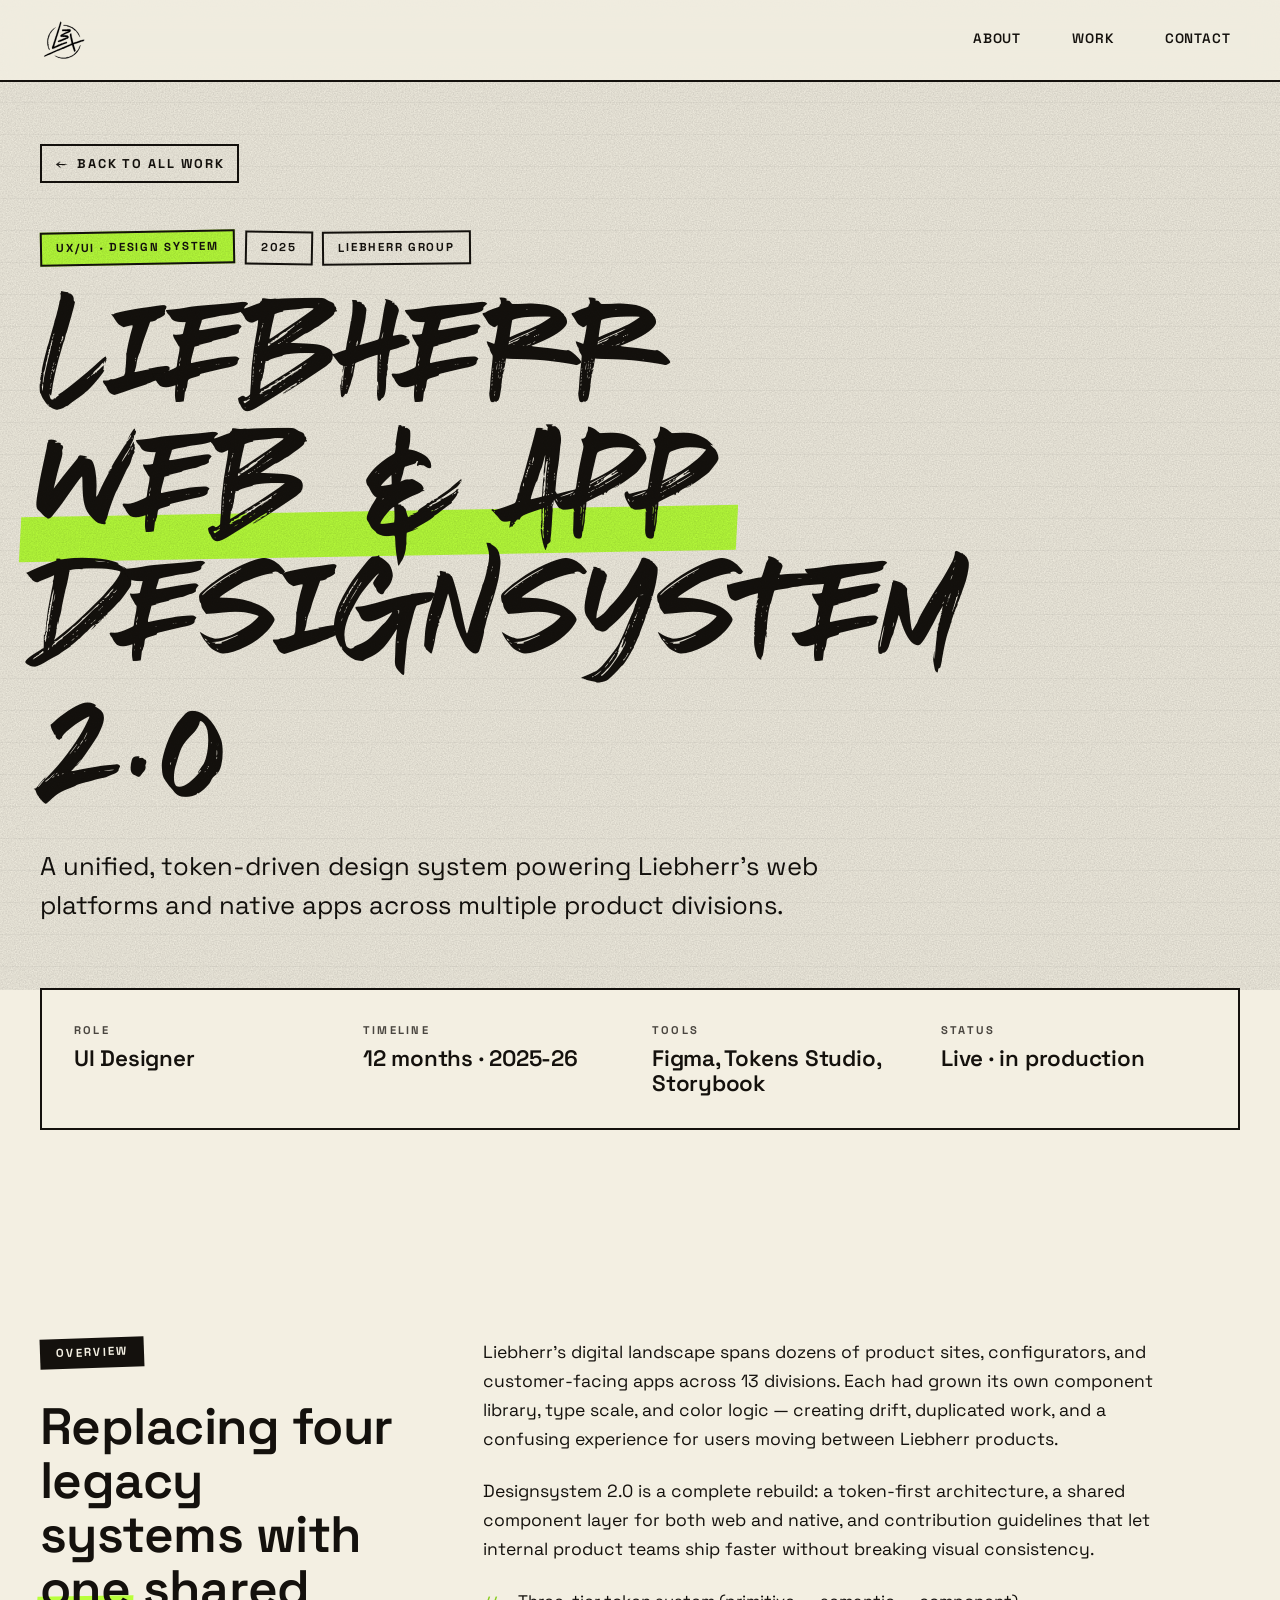
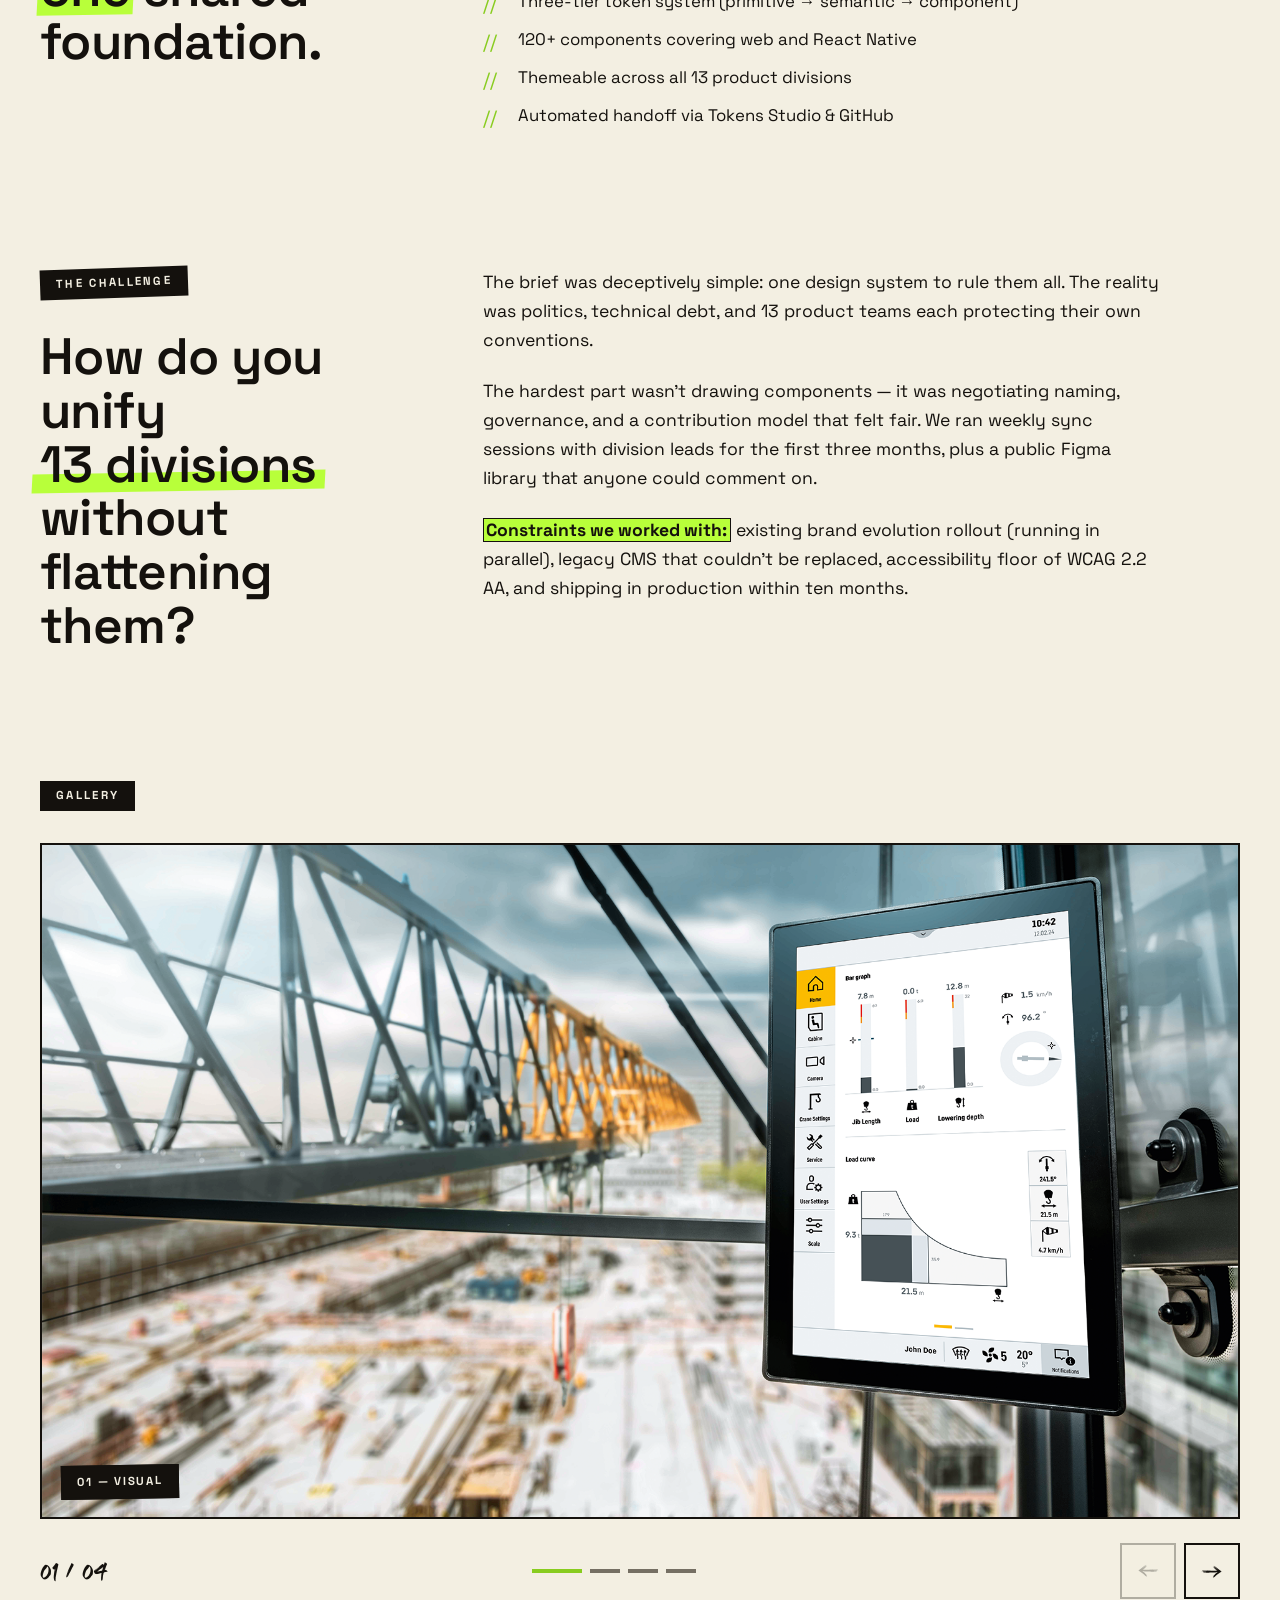
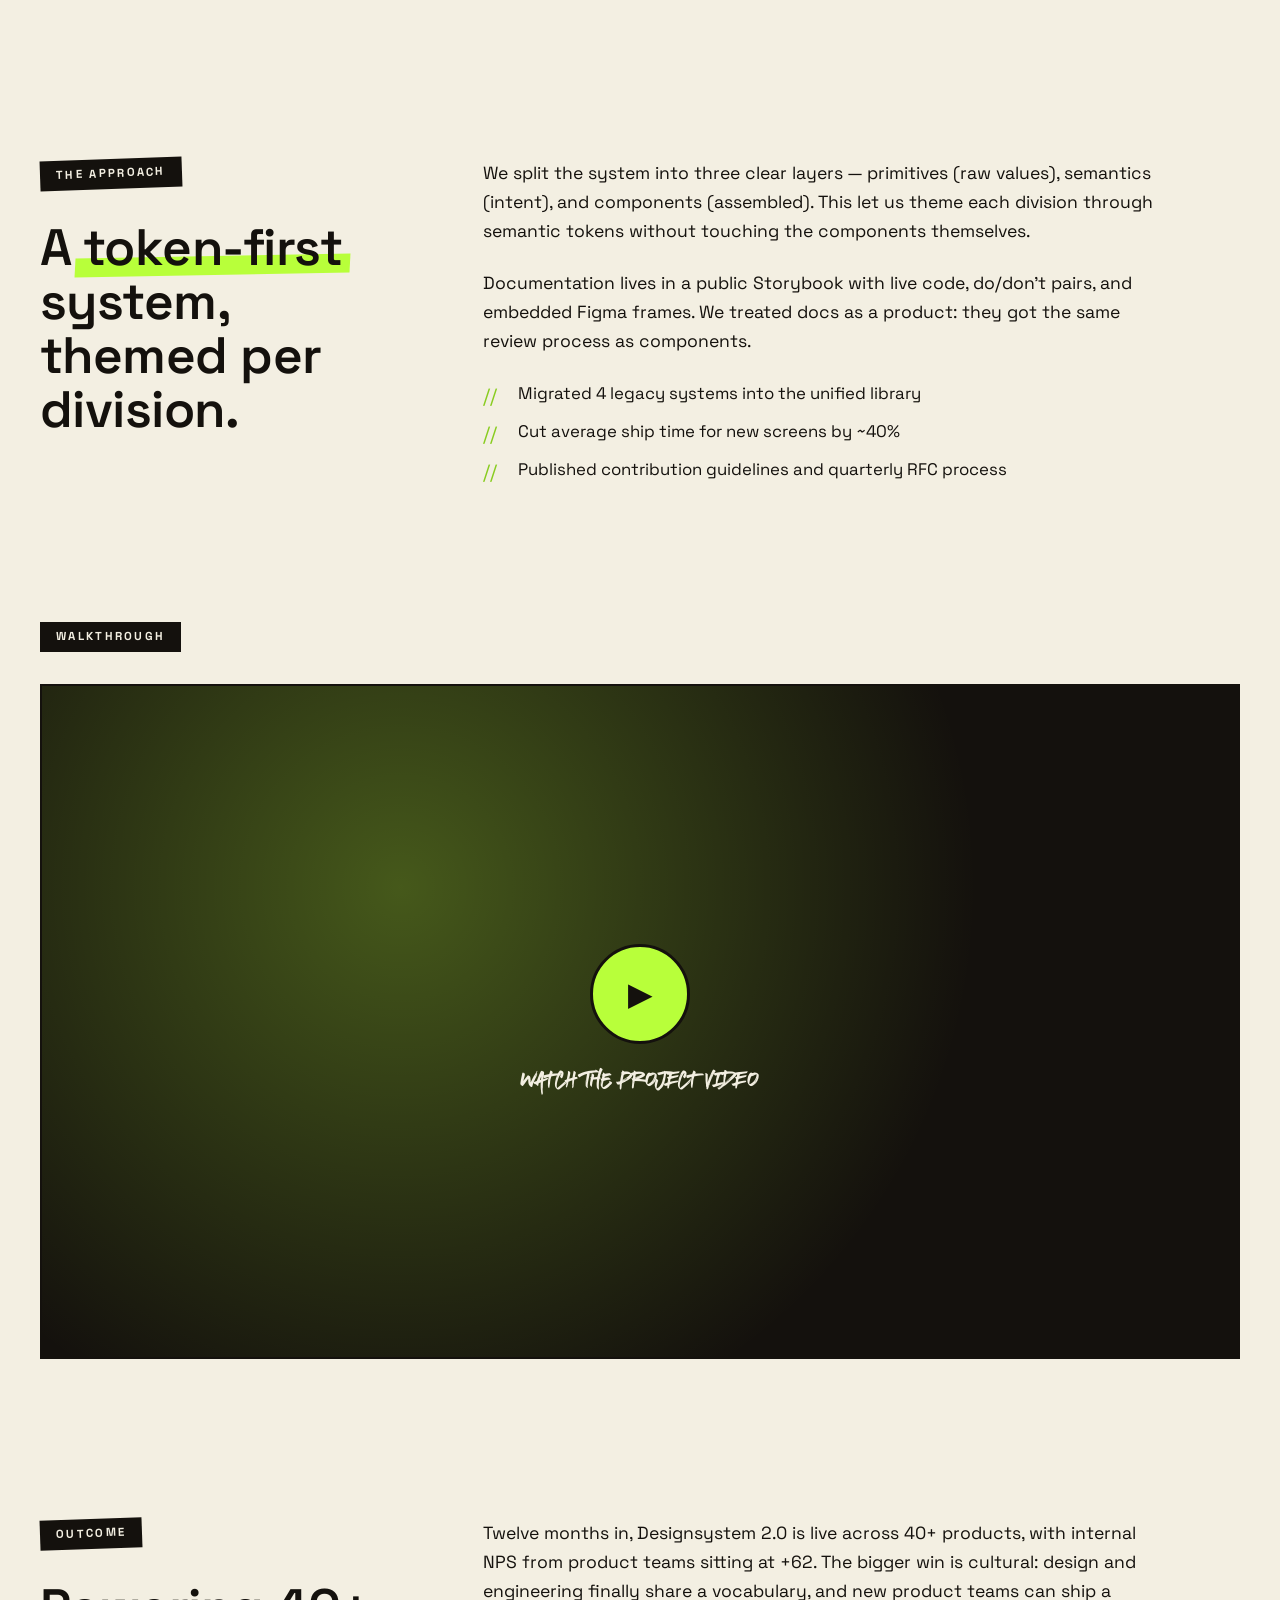
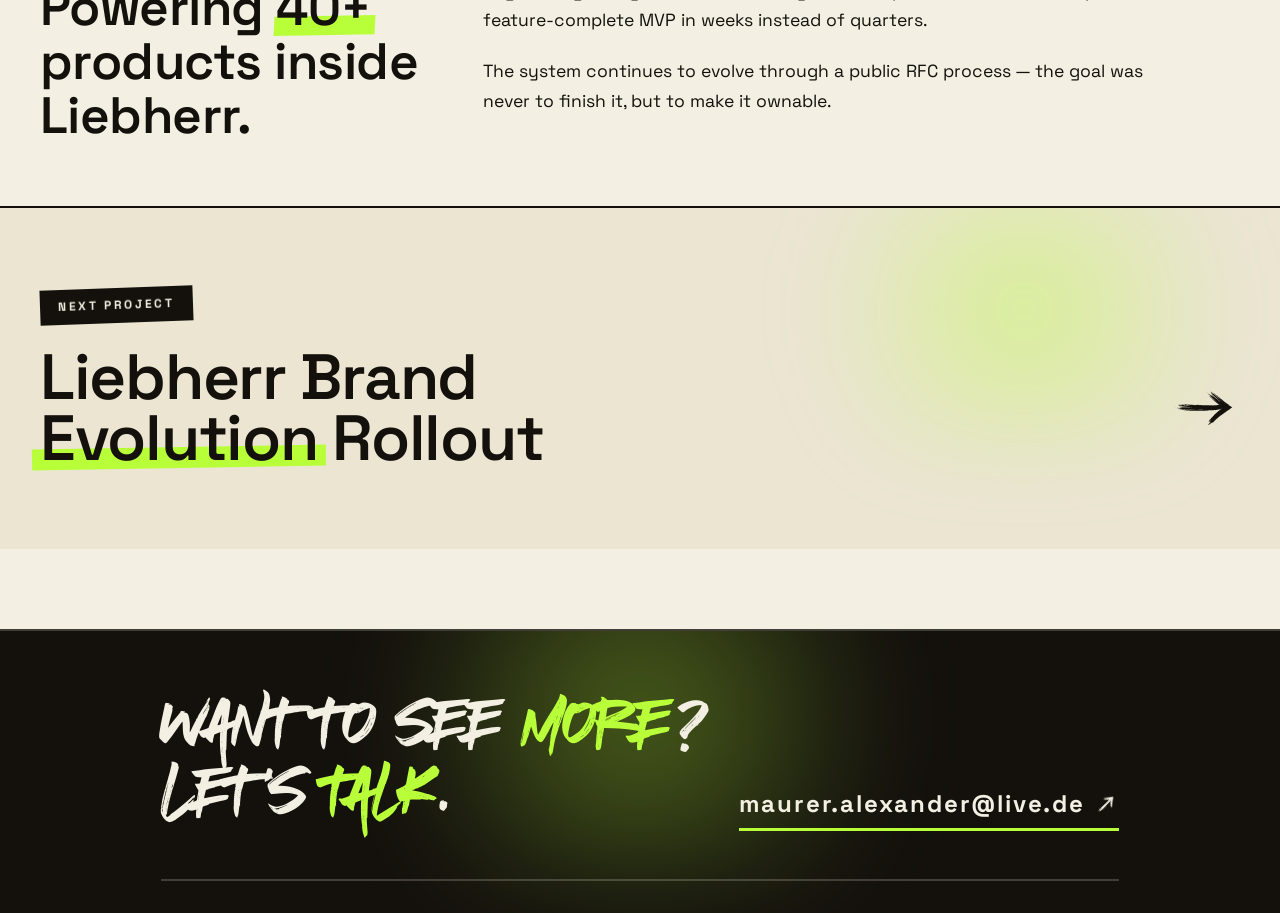
<file: sites/case-liebherr-app.html>
<!DOCTYPE html>
<html lang="en">
<head>
<meta charset="UTF-8" />
<meta name="viewport" content="width=device-width, initial-scale=1.0" />
<title>Liebherr Web & App Designsystem 2.0 — Alex Maurer</title>
<link rel="icon" type="image/svg" sizes="32x32" href="../content/logo/logo-32.svg">
<link rel="preconnect" href="https://fonts.googleapis.com" />
<link rel="preconnect" href="https://fonts.gstatic.com" crossorigin />
<link href="https://fonts.googleapis.com/css2?family=Sedgwick+Ave&family=Sedgwick+Ave+Display&family=Space+Grotesk:wght@300;400;500;600;700&display=swap" rel="stylesheet" />
<link rel="stylesheet" href="../styles.css" />
</head>
<body>

<nav id="nav">
  <a href="../index.html" class="logo">
    <img src="../content/logo/logo.svg" alt="L3X-Logo" width="48px">
  </a>
  <button class="nav-toggle" type="button" aria-label="Open menu" aria-expanded="false" aria-controls="navLinks">
    <span></span><span></span><span></span>
  </button>
  <ul class="nav-links" id="navLinks">
    <li><a href="../index.html#about">About</a></li>
    <li><a href="../index.html#work">Work</a></li>
    <li><a href="../index.html#contact">Contact</a></li>
  </ul>
</nav>

<!-- CASE HERO -->
<section class="case-hero">
  <div class="container">
    <a href="../index.html#work" class="case-back reveal"><span class="arrow-icon is-back" aria-hidden="true"></span> Back to all work</a>

    <div class="case-meta-top reveal">
      <span class="case-pill accent">UX/UI · Design System</span>
      <span class="case-pill outline">2025</span>
      <span class="case-pill outline">Liebherr Group</span>
    </div>

    <h1 class="case-title reveal">Liebherr <span class="green-mark">Web &amp; App</span><br/>Designsystem 2.0</h1>
    <p class="case-subtitle reveal reveal-delay-1">A unified, token-driven design system powering Liebherr's web platforms and native apps across multiple product divisions.</p>

    <div class="case-info-grid reveal reveal-delay-2">
      <div class="case-info-block">
        <h5>Role</h5>
        <p>UI Designer</p>
      </div>
      <div class="case-info-block">
        <h5>Timeline</h5>
        <p>12 months · 2025-26</p>
      </div>
      <div class="case-info-block">
        <h5>Tools</h5>
        <p>Figma, Tokens Studio, Storybook</p>
      </div>
      <div class="case-info-block">
        <h5>Status</h5>
        <p>Live · in production</p>
      </div>
    </div>
  </div>
</section>

<!-- OVERVIEW -->
<section class="case-section">
  <div class="container">
    <div class="case-content">
      <div>
        <div class="case-section-label">Overview</div>
        <h3 class="reveal">Replacing four legacy systems with <span class="green-mark">one</span> shared foundation.</h3>
      </div>
      <div class="case-text reveal reveal-delay-1">
        <p>Liebherr's digital landscape spans dozens of product sites, configurators, and customer-facing apps across 13 divisions. Each had grown its own component library, type scale, and color logic — creating drift, duplicated work, and a confusing experience for users moving between Liebherr products.</p>
<p>Designsystem 2.0 is a complete rebuild: a token-first architecture, a shared component layer for both web and native, and contribution guidelines that let internal product teams ship faster without breaking visual consistency.</p>
<ul>
  <li>Three-tier token system (primitive → semantic → component)</li>
  <li>120+ components covering web and React Native</li>
  <li>Themeable across all 13 product divisions</li>
  <li>Automated handoff via Tokens Studio &amp; GitHub</li>
</ul>
      </div>
    </div>
  </div>
</section>

<!-- CHALLENGE -->
<section class="case-section">
  <div class="container">
    <div class="case-content">
      <div>
        <div class="case-section-label">The Challenge</div>
        <h3 class="reveal">How do you unify <span class="green-mark">13 divisions</span> without flattening them?</h3>
      </div>
      <div class="case-text reveal reveal-delay-1">
        <p>The brief was deceptively simple: one design system to rule them all. The reality was politics, technical debt, and 13 product teams each protecting their own conventions.</p>
<p>The hardest part wasn't drawing components — it was negotiating naming, governance, and a contribution model that felt fair. We ran weekly sync sessions with division leads for the first three months, plus a public Figma library that anyone could comment on.</p>
<p><strong>Constraints we worked with:</strong> existing brand evolution rollout (running in parallel), legacy CMS that couldn't be replaced, accessibility floor of WCAG 2.2 AA, and shipping in production within ten months.</p>
      </div>
    </div>
  </div>
</section>

<!-- GALLERY -->
<section class="gallery-section">
  <div class="container">
    <div class="case-section-label reveal">Gallery</div>
    <div class="gallery-track-wrap reveal reveal-delay-1">
      <div class="gallery-track" id="galleryTrack">
        <div class="gallery-slide">
          <img class="gallery-slide-img" src="../content/projects/HMI/Visual.png" alt="Visual">
          <span class="gallery-slide-num">/01</span>
          <span class="gallery-slide-caption">01 — Visual</span>
        </div>
        <div class="gallery-slide">
          <img class="gallery-slide-img" src="../content/projects/HMI/Prototype.png" alt="Prototype">
          <span class="gallery-slide-num">/02</span>
          <span class="gallery-slide-caption">02 — Prototype screens</span>
        </div>
        <div class="gallery-slide">
          <img class="gallery-slide-img" src="../content/projects/HMI/Branding.png" alt="Branding">
          <span class="gallery-slide-num">/03</span>
          <span class="gallery-slide-caption">03 — Branding</span>
        </div>
        <div class="gallery-slide">
          <img class="gallery-slide-img" src="../content/projects/HMI/HUD-Visual.png" alt="Future Outlook">
          <span class="gallery-slide-num">/04</span>
          <span class="gallery-slide-caption">04 — Future Outlook</span>
        </div>
      </div>
    </div>
    <div class="gallery-controls reveal reveal-delay-2">
      <div class="gallery-counter" id="galleryCounter">01 / 04</div>
      <div class="gallery-dots" id="galleryDots"></div>
      <div class="gallery-arrows">
        <button class="gallery-arrow" id="galleryPrev" aria-label="Previous slide"><span class="arrow-icon is-back" aria-hidden="true"></span></button>
        <button class="gallery-arrow" id="galleryNext" aria-label="Next slide"><span class="arrow-icon" aria-hidden="true"></span></button>
      </div>
    </div>
  </div>
</section>

<!-- APPROACH -->
<section class="case-section">
  <div class="container">
    <div class="case-content">
      <div>
        <div class="case-section-label">The Approach</div>
        <h3 class="reveal">A <span class="green-mark">token-first</span> system, themed per division.</h3>
      </div>
      <div class="case-text reveal reveal-delay-1">
        <p>We split the system into three clear layers — primitives (raw values), semantics (intent), and components (assembled). This let us theme each division through semantic tokens without touching the components themselves.</p>
<p>Documentation lives in a public Storybook with live code, do/don't pairs, and embedded Figma frames. We treated docs as a product: they got the same review process as components.</p>
<ul>
  <li>Migrated 4 legacy systems into the unified library</li>
  <li>Cut average ship time for new screens by ~40%</li>
  <li>Published contribution guidelines and quarterly RFC process</li>
</ul>
      </div>
    </div>
  </div>
</section>

<!-- VIDEO -->
<section class="video-section">
  <div class="container">
    <div class="case-section-label reveal">Walkthrough</div>
    <div class="video-wrap reveal reveal-delay-1" id="videoWrap" data-video-id="dQw4w9WgXcQ">
      <div class="video-placeholder" id="videoPlaceholder">
        <button class="play-btn" aria-label="Play video">▶</button>
        <p>Watch the project video</p>
      </div>
    </div>
  </div>
</section>

<!-- OUTCOME -->
<section class="case-section">
  <div class="container">
    <div class="case-content">
      <div>
        <div class="case-section-label">Outcome</div>
        <h3 class="reveal">Powering <span class="green-mark">40+</span> products inside Liebherr.</h3>
      </div>
      <div class="case-text reveal reveal-delay-1">
        <p>Twelve months in, Designsystem 2.0 is live across 40+ products, with internal NPS from product teams sitting at +62. The bigger win is cultural: design and engineering finally share a vocabulary, and new product teams can ship a feature-complete MVP in weeks instead of quarters.</p>
<p>The system continues to evolve through a public RFC process — the goal was never to finish it, but to make it ownable.</p>
      </div>
    </div>
  </div>
</section>

<!-- NEXT PROJECT -->
<div class="next-project">
  <div class="container">
    <div class="next-label">Next project</div>
    <a href="case-liebherr-rollout.html" class="next-link">
      <h3>Liebherr Brand<br/><span class="green-mark">Evolution</span> Rollout</h3>
      <span class="next-arrow"><span class="arrow-icon" aria-hidden="true"></span></span>
    </a>
  </div>
</div>

<!-- FOOTER -->
<footer class="case-footer">
  <div class="case-footer-grid">
    <h4>Want to see <span class="green-word">more</span>?<br/>Let's <span class="green-word">talk</span>.</h4>
    <a href="mailto:maurer.alexander@live.de" class="case-footer-mail">maurer.alexander@live.de <span class="arrow-icon is-diag" aria-hidden="true"></span></a>
  </div>
</footer>

<script src="../script.js"></script>
</body>
</html>
</file>
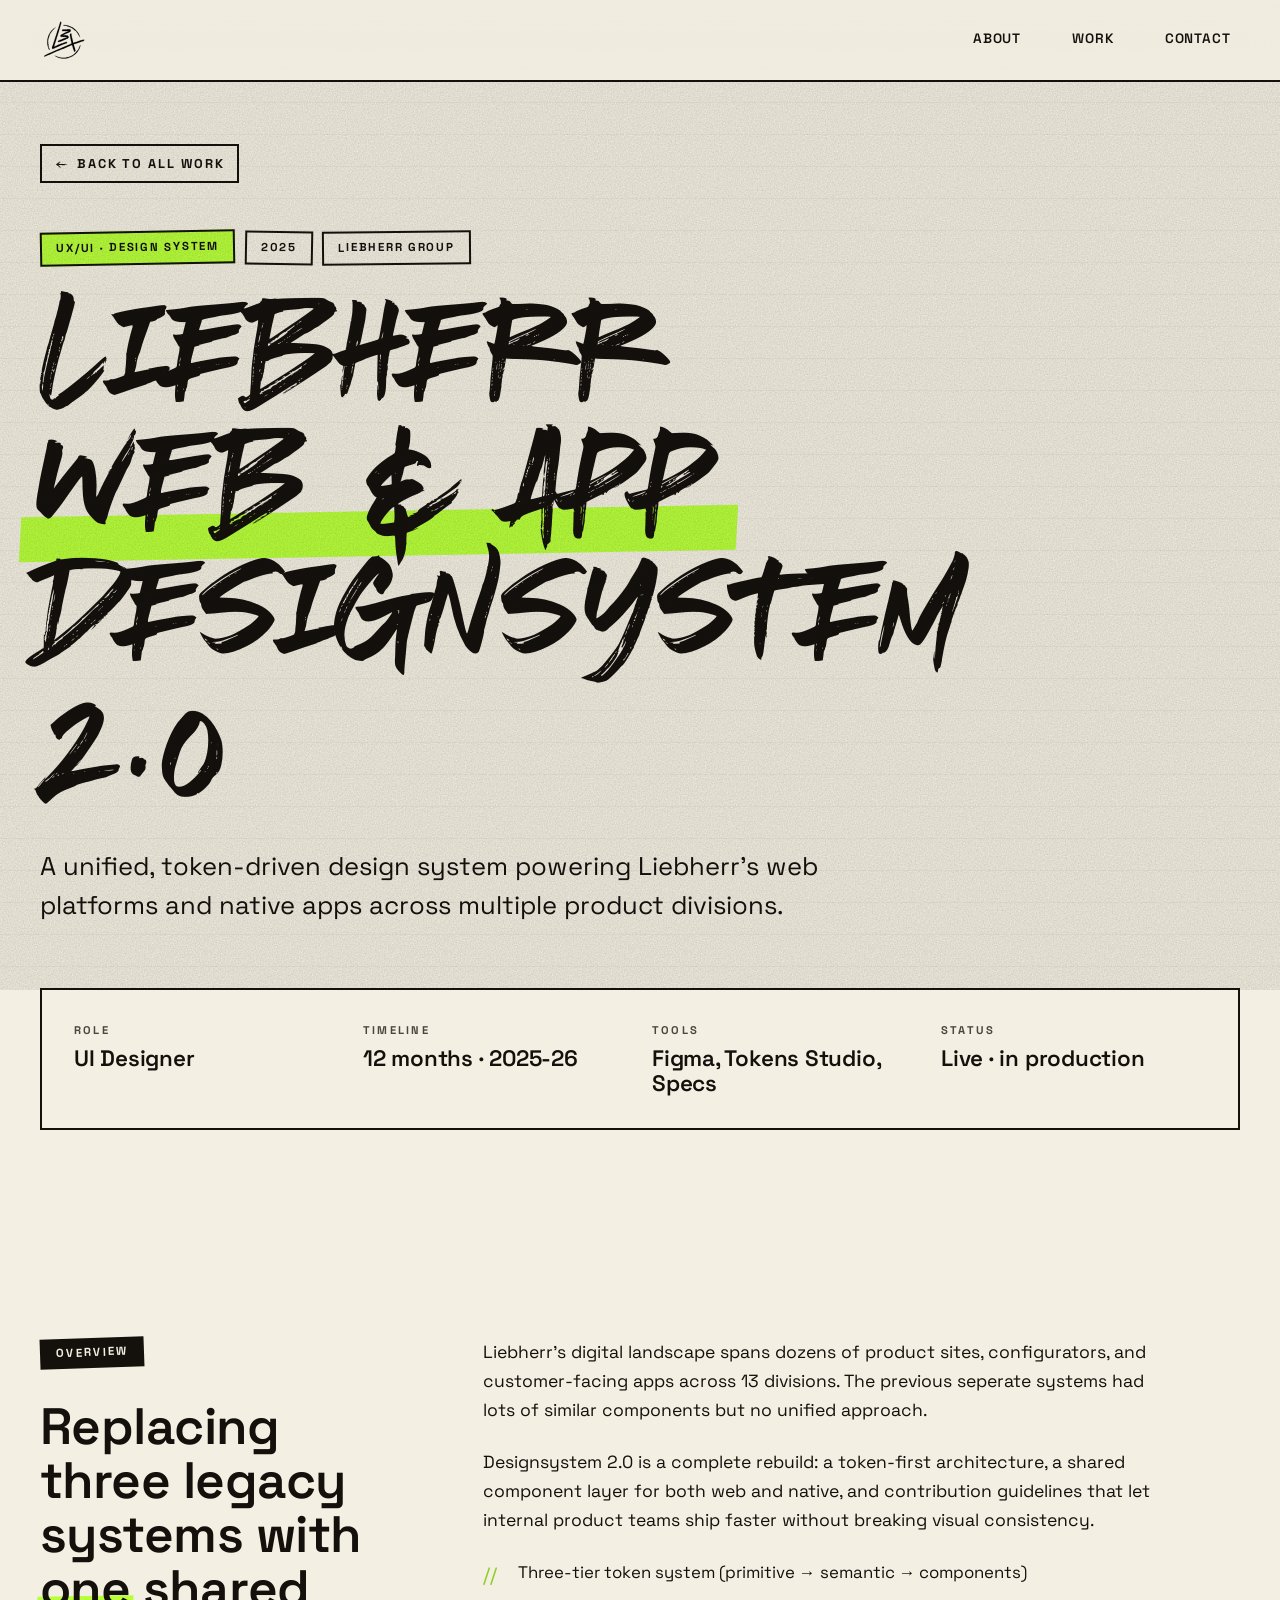
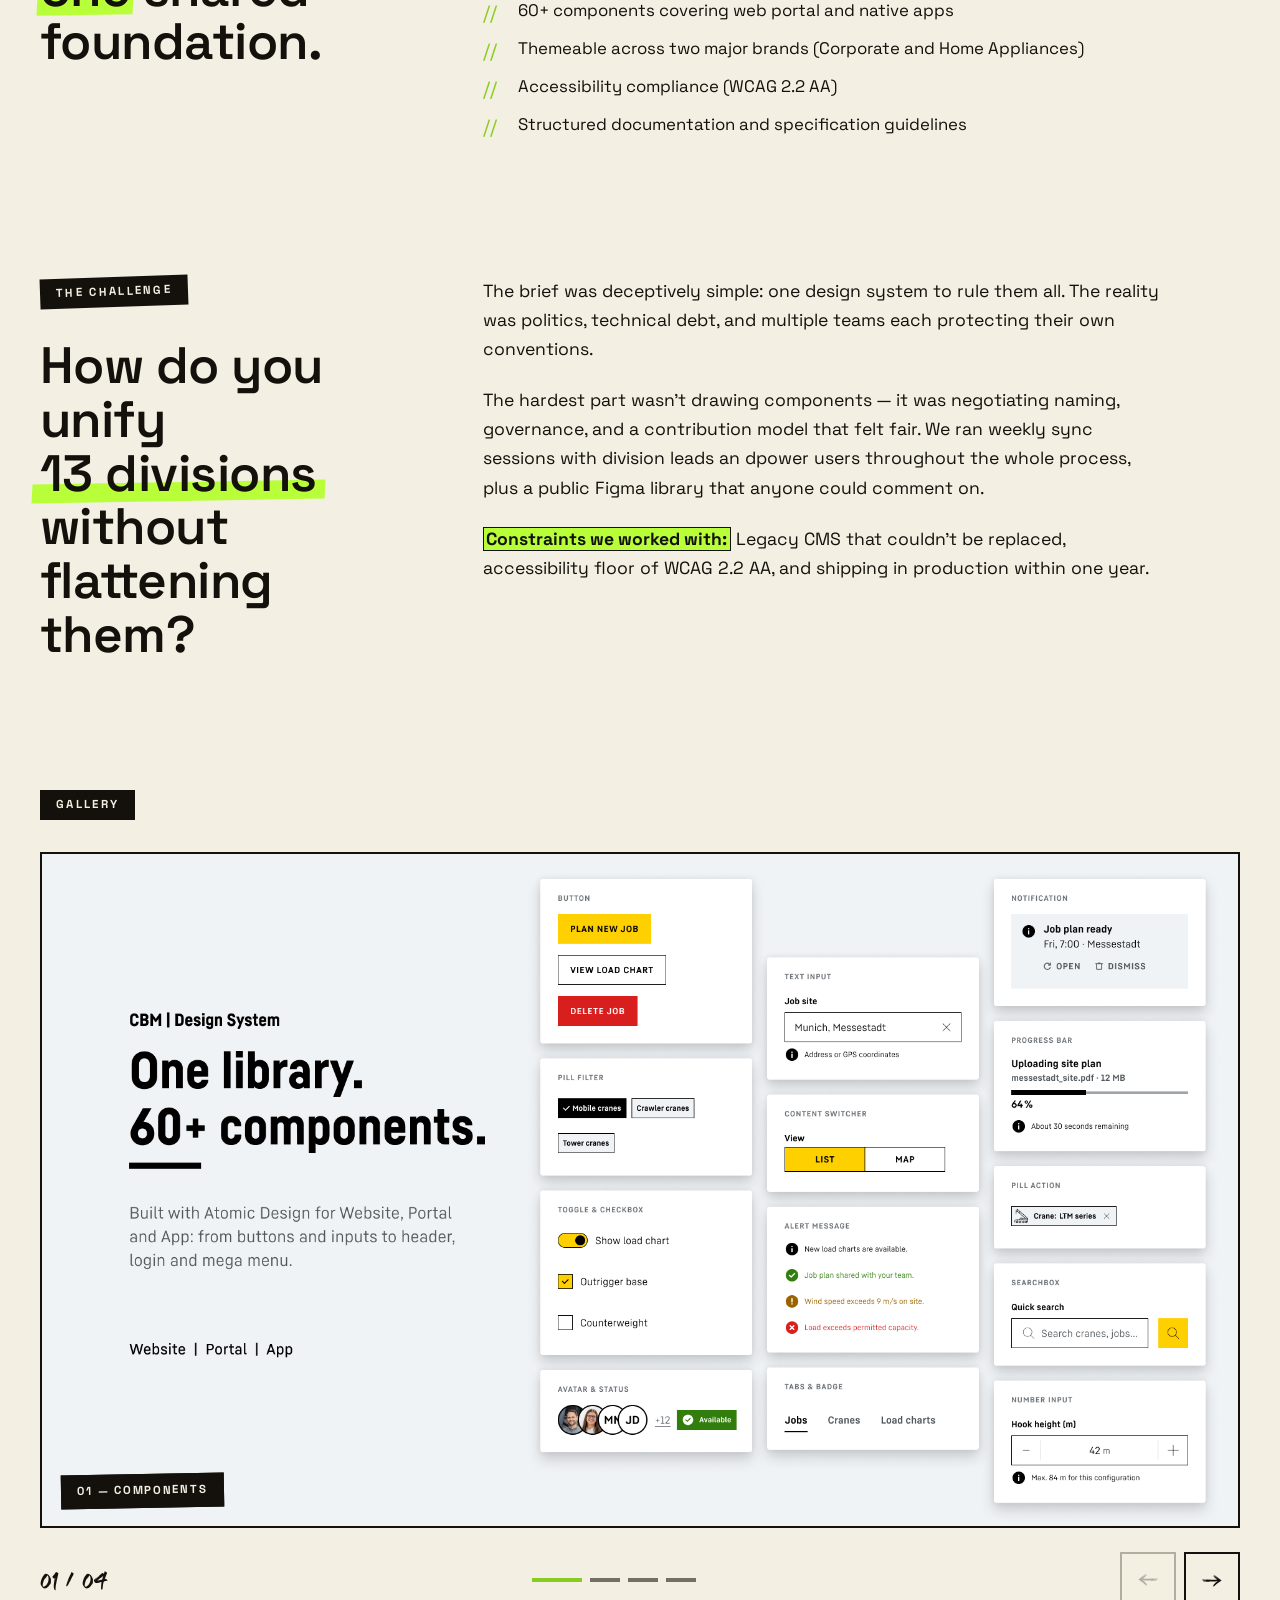
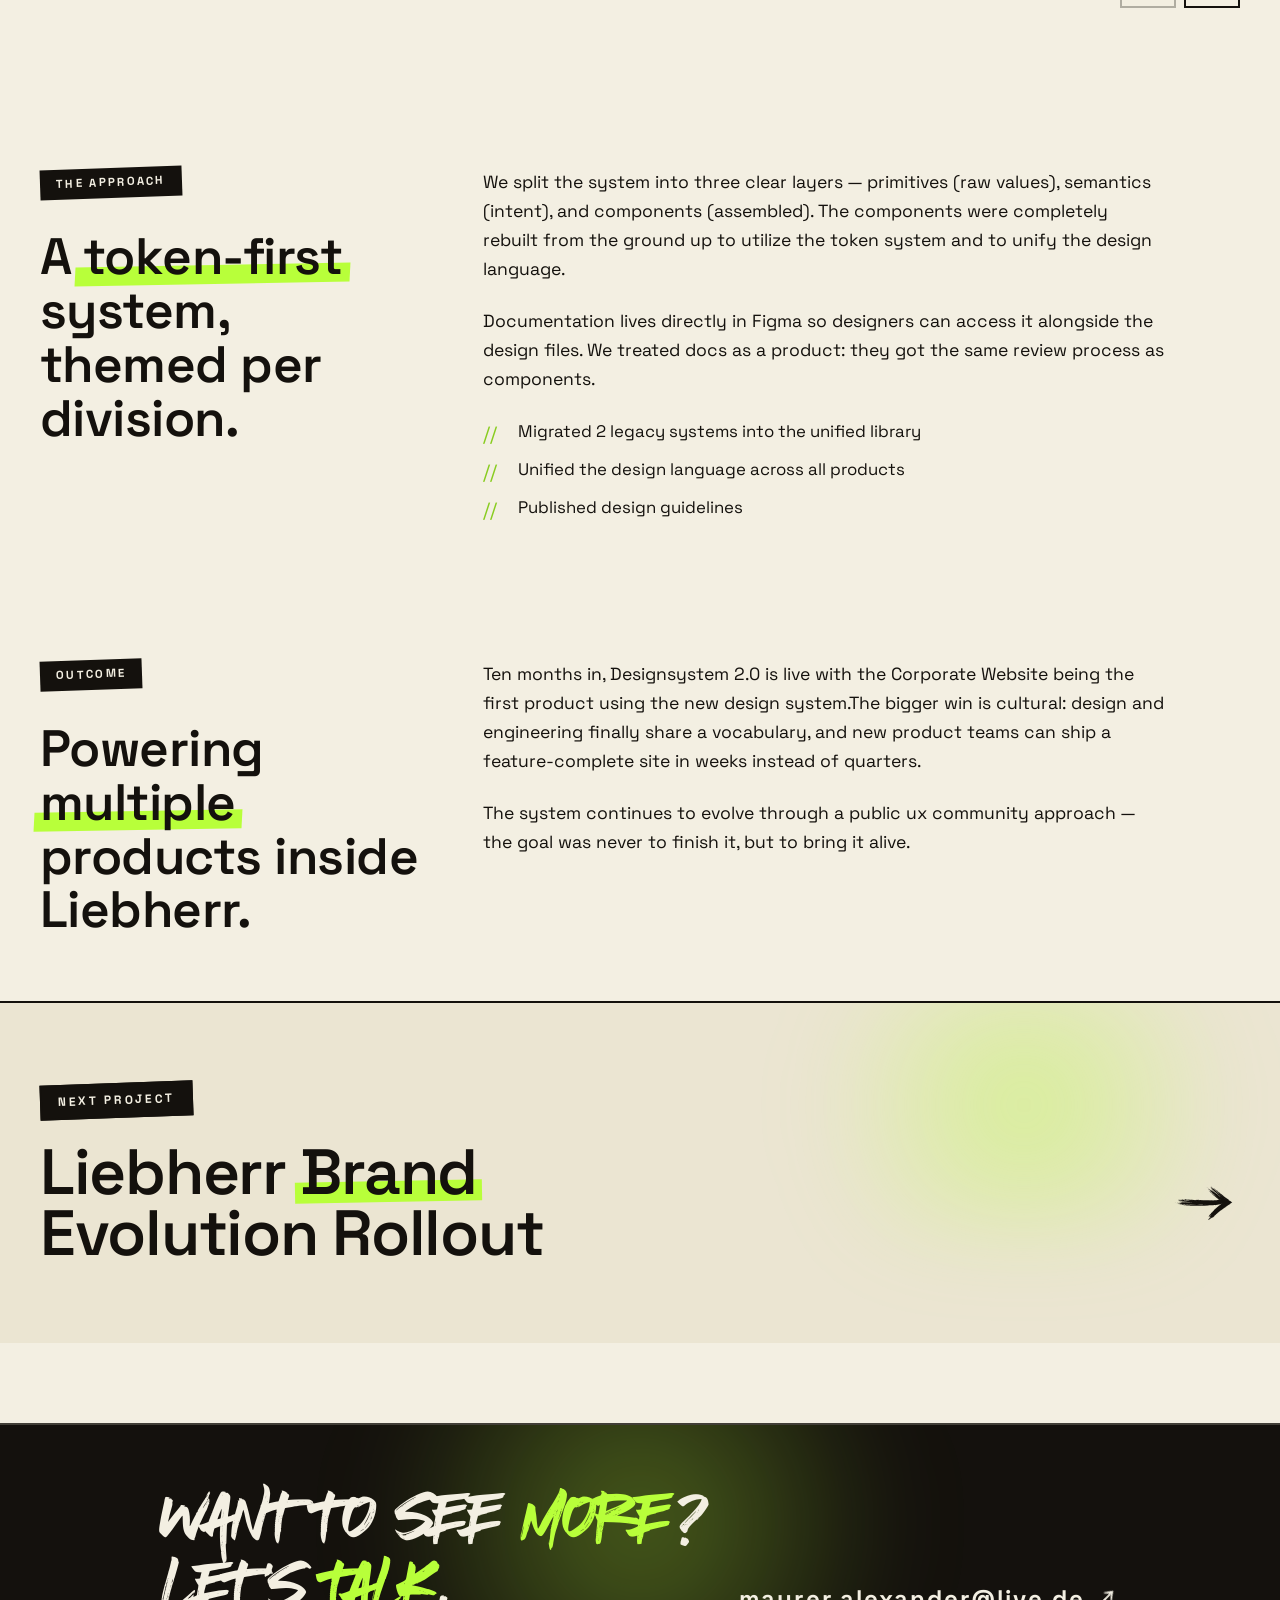
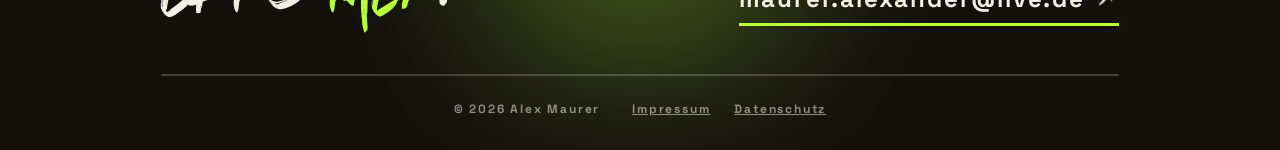
<file: sites/case-liebherr-designsystem.html>
<!DOCTYPE html>
<html lang="en">
<head>
<meta charset="UTF-8" />
<meta name="viewport" content="width=device-width, initial-scale=1.0" />
<title>Liebherr Web & App Designsystem 2.0 — Alex Maurer</title>
<link rel="icon" type="image/svg" sizes="32x32" href="../content/logo/logo-32.svg">
<link rel="stylesheet" href="../styles.css" />
</head>
<body>

<nav id="nav">
  <a href="../index.html" class="logo">
    <img src="../content/logo/logo.svg" alt="L3X-Logo" width="48px">
  </a>
  <button class="nav-toggle" type="button" aria-label="Open menu" aria-expanded="false" aria-controls="navLinks">
    <span></span><span></span><span></span>
  </button>
  <ul class="nav-links" id="navLinks">
    <li><a href="../index.html#about">About</a></li>
    <li><a href="../index.html#work">Work</a></li>
    <li><a href="../index.html#contact">Contact</a></li>
  </ul>
</nav>

<!-- CASE HERO -->
<section class="case-hero">
  <div class="container">
    <a href="../index.html#work" class="case-back reveal"><span class="arrow-icon is-back" aria-hidden="true"></span> Back to all work</a>

    <div class="case-meta-top reveal">
      <span class="case-pill accent">UX/UI · Design System</span>
      <span class="case-pill outline">2025</span>
      <span class="case-pill outline">Liebherr Group</span>
    </div>

    <h1 class="case-title reveal">Liebherr <span class="green-mark">Web &amp; App</span><br/>Designsystem 2.0</h1>
    <p class="case-subtitle reveal reveal-delay-1">A unified, token-driven design system powering Liebherr's web platforms and native apps across multiple product divisions.</p>

    <div class="case-info-grid reveal reveal-delay-2">
      <div class="case-info-block">
        <h5>Role</h5>
        <p>UI Designer</p>
      </div>
      <div class="case-info-block">
        <h5>Timeline</h5>
        <p>12 months · 2025-26</p>
      </div>
      <div class="case-info-block">
        <h5>Tools</h5>
        <p>Figma, Tokens Studio, Specs</p>
      </div>
      <div class="case-info-block">
        <h5>Status</h5>
        <p>Live · in production</p>
      </div>
    </div>
  </div>
</section>

<!-- OVERVIEW -->
<section class="case-section">
  <div class="container">
    <div class="case-content">
      <div>
        <div class="case-section-label">Overview</div>
        <h3 class="reveal">Replacing three legacy systems with <span class="green-mark">one</span> shared foundation.</h3>
      </div>
      <div class="case-text reveal reveal-delay-1">
        <p>Liebherr's digital landscape spans dozens of product sites, configurators, and customer-facing apps across 13 divisions. The previous seperate systems had lots of similar components but no unified approach.</p>
        <p>Designsystem 2.0 is a complete rebuild: a token-first architecture, a shared component layer for both web and native, and contribution guidelines that let internal product teams ship faster without breaking visual consistency.</p>
          <ul>
            <li>Three-tier token system (primitive → semantic → components)</li>
            <li>60+ components covering web portal and native apps</li>
            <li>Themeable across two major brands (Corporate and Home Appliances)</li>
            <li>Accessibility compliance (WCAG 2.2 AA)</li>
            <li>Structured documentation and specification guidelines</li>
          </ul>
      </div>
    </div>
  </div>
</section>

<!-- CHALLENGE -->
<section class="case-section">
  <div class="container">
    <div class="case-content">
      <div>
        <div class="case-section-label">The Challenge</div>
        <h3 class="reveal">How do you unify <span class="green-mark">13 divisions</span> without flattening them?</h3>
      </div>
      <div class="case-text reveal reveal-delay-1">
        <p>The brief was deceptively simple: one design system to rule them all. The reality was politics, technical debt, and multiple teams each protecting their own conventions.</p>
        <p>The hardest part wasn't drawing components — it was negotiating naming, governance, and a contribution model that felt fair. We ran weekly sync sessions with division leads an dpower users throughout the whole process, plus a public Figma library that anyone could comment on.</p>
        <p><strong>Constraints we worked with:</strong> Legacy CMS that couldn't be replaced, accessibility floor of WCAG 2.2 AA, and shipping in production within one year.</p>
      </div>
    </div>
  </div>
</section>

<!-- GALLERY -->
<section class="gallery-section">
  <div class="container">
    <div class="case-section-label reveal">Gallery</div>
    <div class="gallery-track-wrap reveal reveal-delay-1">
      <div class="gallery-track" id="galleryTrack">
        <div class="gallery-slide">
          <img class="gallery-slide-img" src="../content/projects/Designsystem/Components.png" alt="Components">
          <span class="gallery-slide-caption">01 — Components</span>
        </div>
        <div class="gallery-slide">
          <img class="gallery-slide-img" src="../content/projects/Designsystem/Token-architecture.png" alt="Token Architecture">
          <span class="gallery-slide-caption">02 — Token Architecture</span>
        </div>
        <div class="gallery-slide">
          <img class="gallery-slide-img" src="../content/projects/Designsystem/Light-Dark.png" alt="Light & Dark Mode">
          <span class="gallery-slide-caption">03 — Light & Dark Mode</span>
        </div>
        <div class="gallery-slide">
          <img class="gallery-slide-img" src="../content/projects/Designsystem/Dual-brand.png" alt="Dual branding">
          <span class="gallery-slide-caption">04 — Dual Branding</span>
        </div>
      </div>
    </div>
    <div class="gallery-controls reveal reveal-delay-2">
      <div class="gallery-counter" id="galleryCounter">01 / 04</div>
      <div class="gallery-dots" id="galleryDots"></div>
      <div class="gallery-arrows">
        <button class="gallery-arrow" id="galleryPrev" aria-label="Previous slide"><span class="arrow-icon is-back" aria-hidden="true"></span></button>
        <button class="gallery-arrow" id="galleryNext" aria-label="Next slide"><span class="arrow-icon" aria-hidden="true"></span></button>
      </div>
    </div>
  </div>
</section>

<!-- APPROACH -->
<section class="case-section">
  <div class="container">
    <div class="case-content">
      <div>
        <div class="case-section-label">The Approach</div>
        <h3 class="reveal">A <span class="green-mark">token-first</span> system, themed per division.</h3>
      </div>
      <div class="case-text reveal reveal-delay-1">
        <p>We split the system into three clear layers — primitives (raw values), semantics (intent), and components (assembled). The components were completely rebuilt from the ground up to utilize the token system and to unify the design language.</p>
        <p>Documentation lives directly in Figma so designers can access it alongside the design files. We treated docs as a product: they got the same review process as components.</p>
        <ul>
          <li>Migrated 2 legacy systems into the unified library</li>
          <li>Unified the design language across all products</li>
          <li>Published design guidelines</li>
        </ul>
      </div>
    </div>
  </div>
</section>

<!-- OUTCOME -->
<section class="case-section">
  <div class="container">
    <div class="case-content">
      <div>
        <div class="case-section-label">Outcome</div>
        <h3 class="reveal">Powering <span class="green-mark">multiple</span> products inside Liebherr.</h3>
      </div>
      <div class="case-text reveal reveal-delay-1">
        <p>Ten months in, Designsystem 2.0 is live with the Corporate Website being the first product using the new design system.The bigger win is cultural: design and engineering finally share a vocabulary, and new product teams can ship a feature-complete site in weeks instead of quarters.</p>
        <p>The system continues to evolve through a public ux community approach — the goal was never to finish it, but to bring it alive.</p>
      </div>
    </div>
  </div>
</section>

<!-- NEXT PROJECT -->
<div class="next-project">
  <div class="container">
    <div class="next-label">Next project</div>
    <a href="case-liebherr-rollout.html" class="next-link">
      <h3>Liebherr <span class="green-mark">Brand</span><br/> Evolution Rollout</h3>
      <span class="next-arrow"><span class="arrow-icon" aria-hidden="true"></span></span>
    </a>
  </div>
</div>

<!-- FOOTER -->
<footer class="case-footer">
  <div class="case-footer-grid">
    <h4>Want to see <span class="green-word">more</span>?<br/>Let's <span class="green-word">talk</span>.</h4>
    <a href="mailto:maurer.alexander@live.de" class="case-footer-mail">maurer.alexander@live.de <span class="arrow-icon is-diag" aria-hidden="true"></span></a>
  </div>
  <div class="case-footer-bottom">
    <span>© 2026 Alex Maurer</span>
    <span class="case-footer-legal"><a href="impressum.html">Impressum</a><a href="datenschutz.html">Datenschutz</a></span>
  </div>
</footer>

<script src="../script.js"></script>
</body>
</html>
</file>
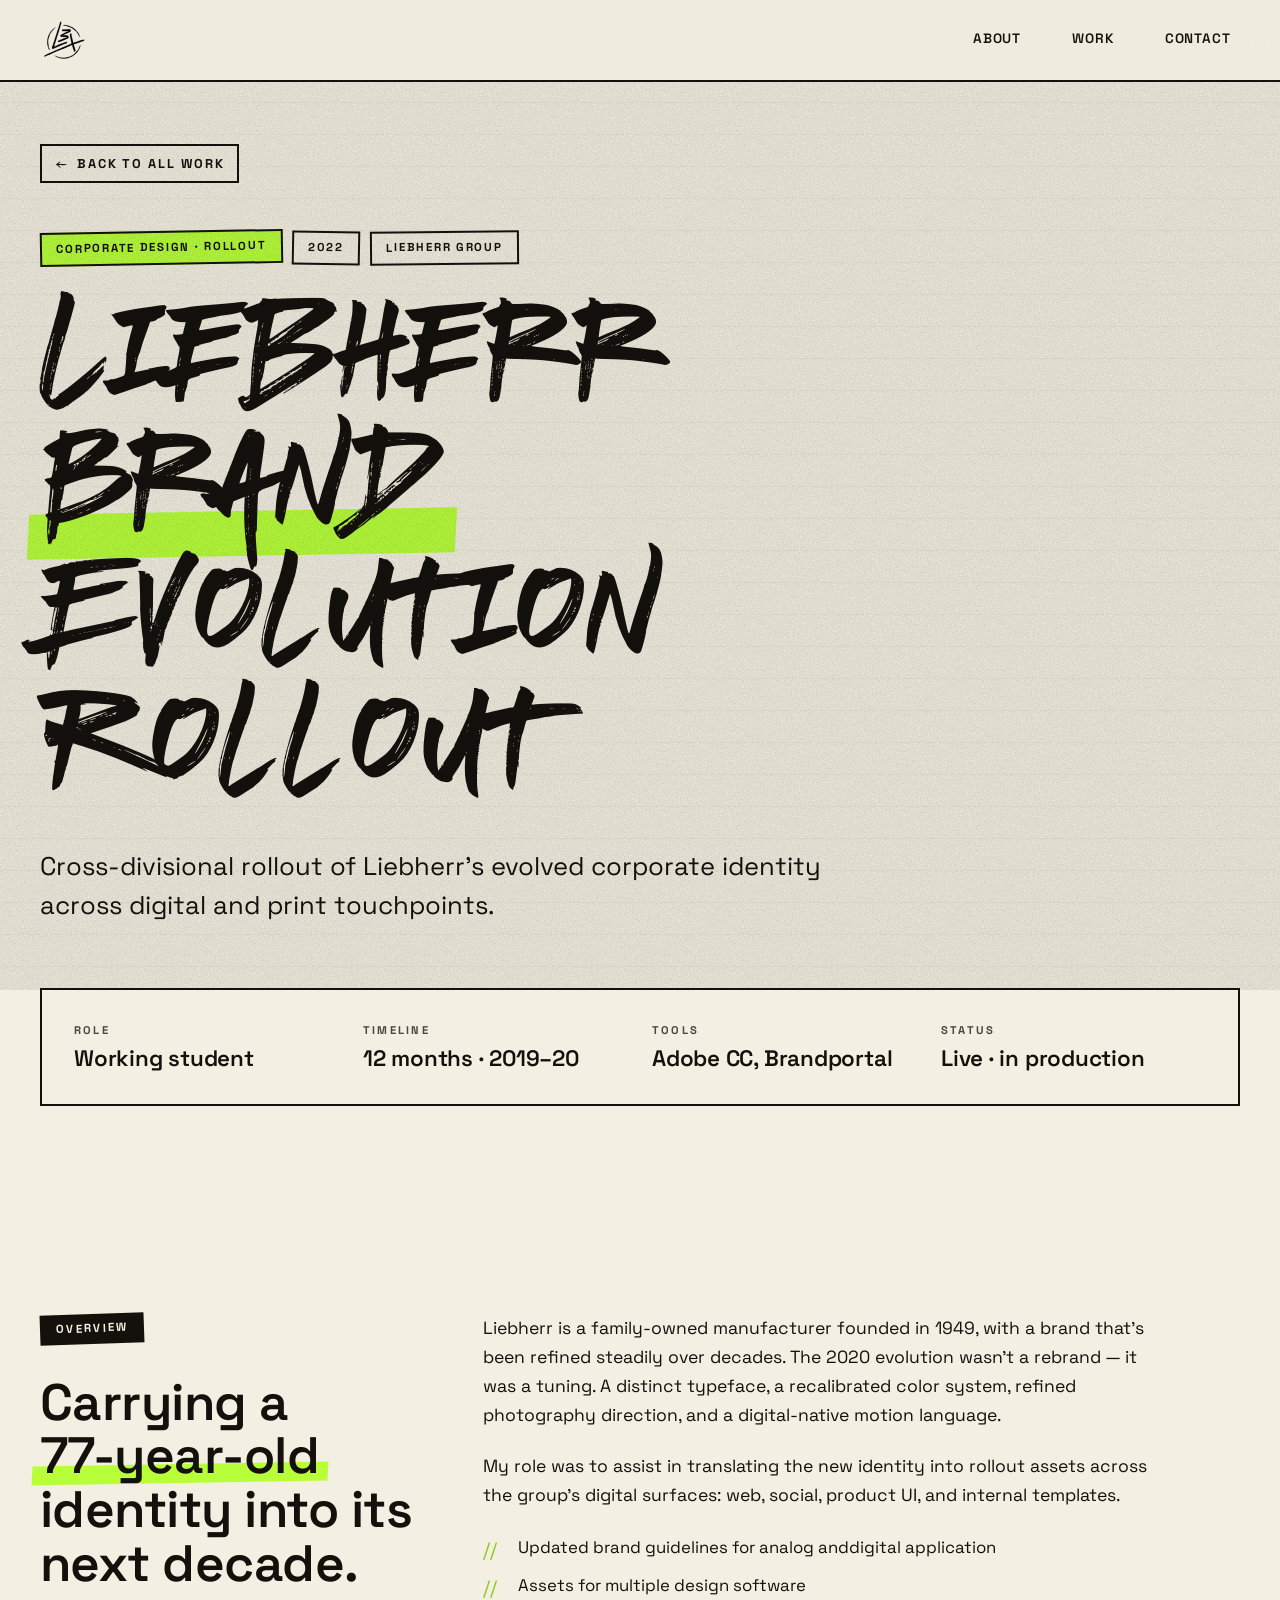
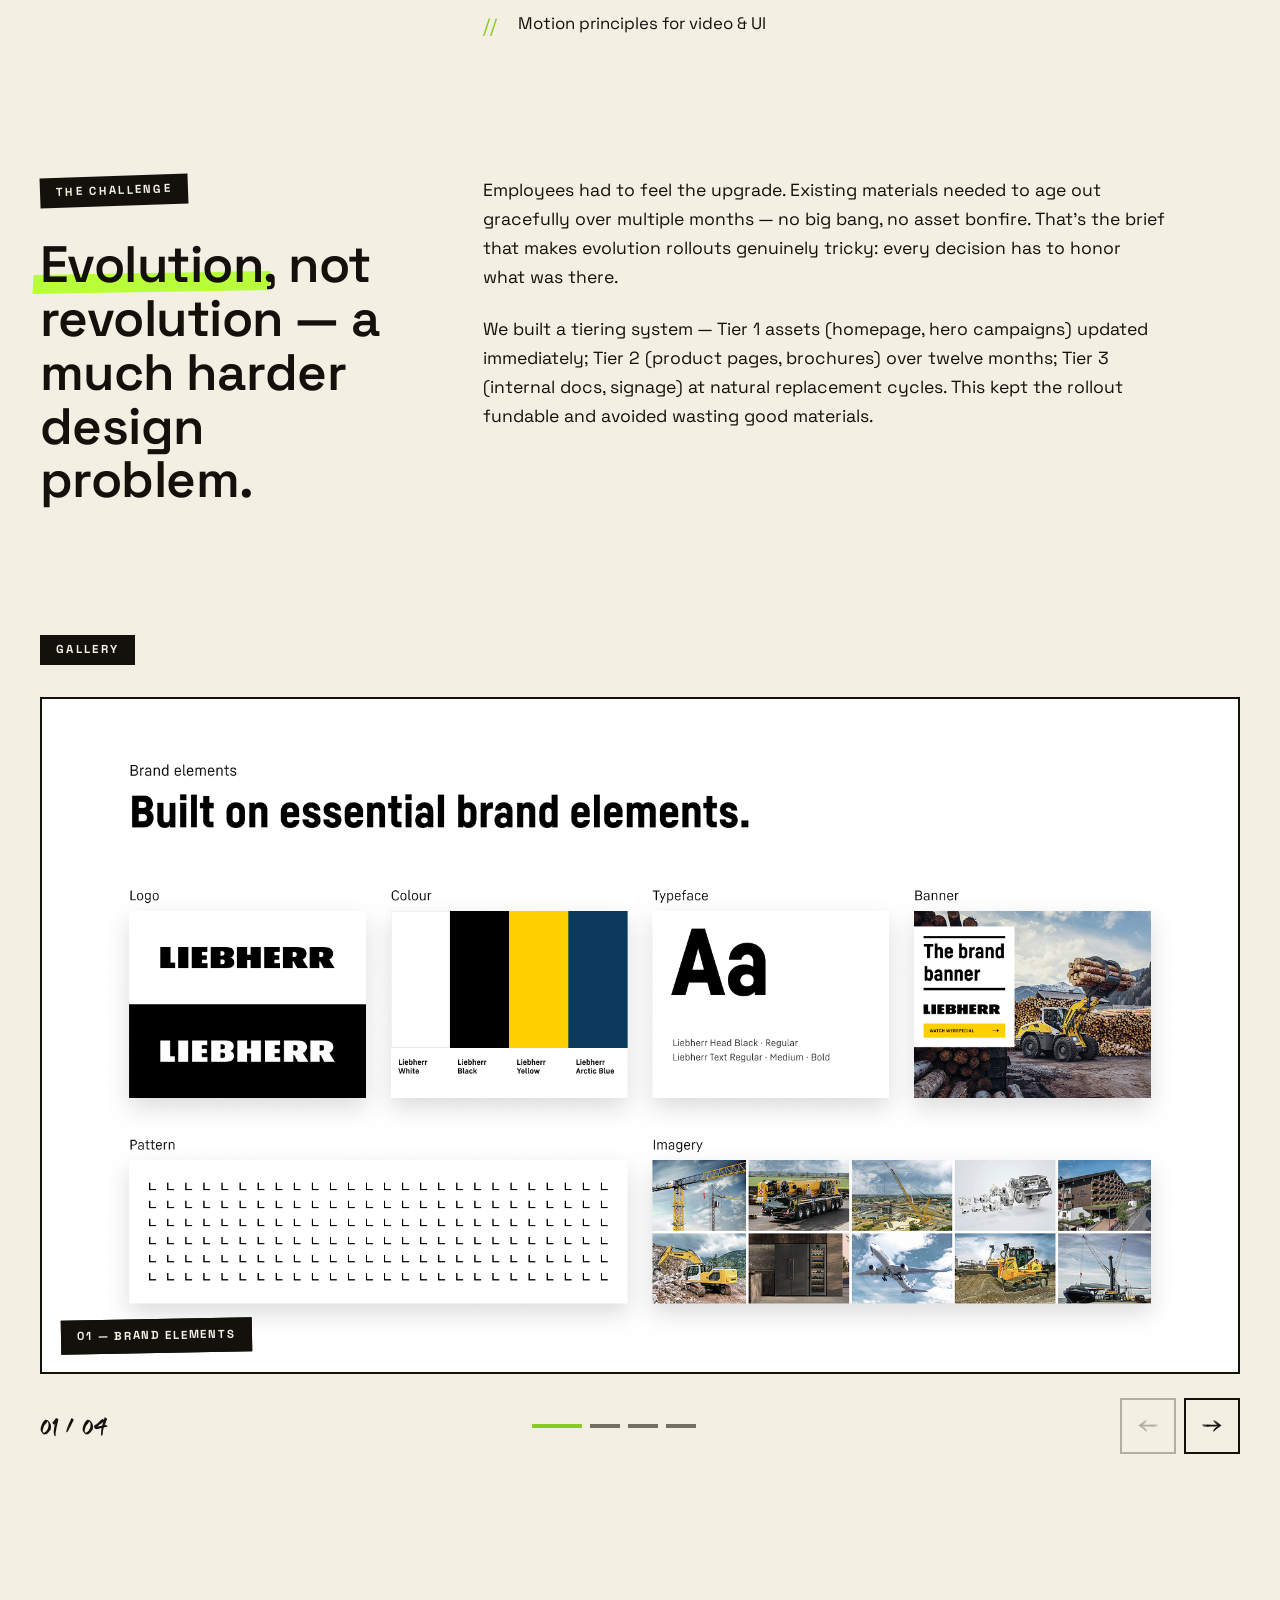
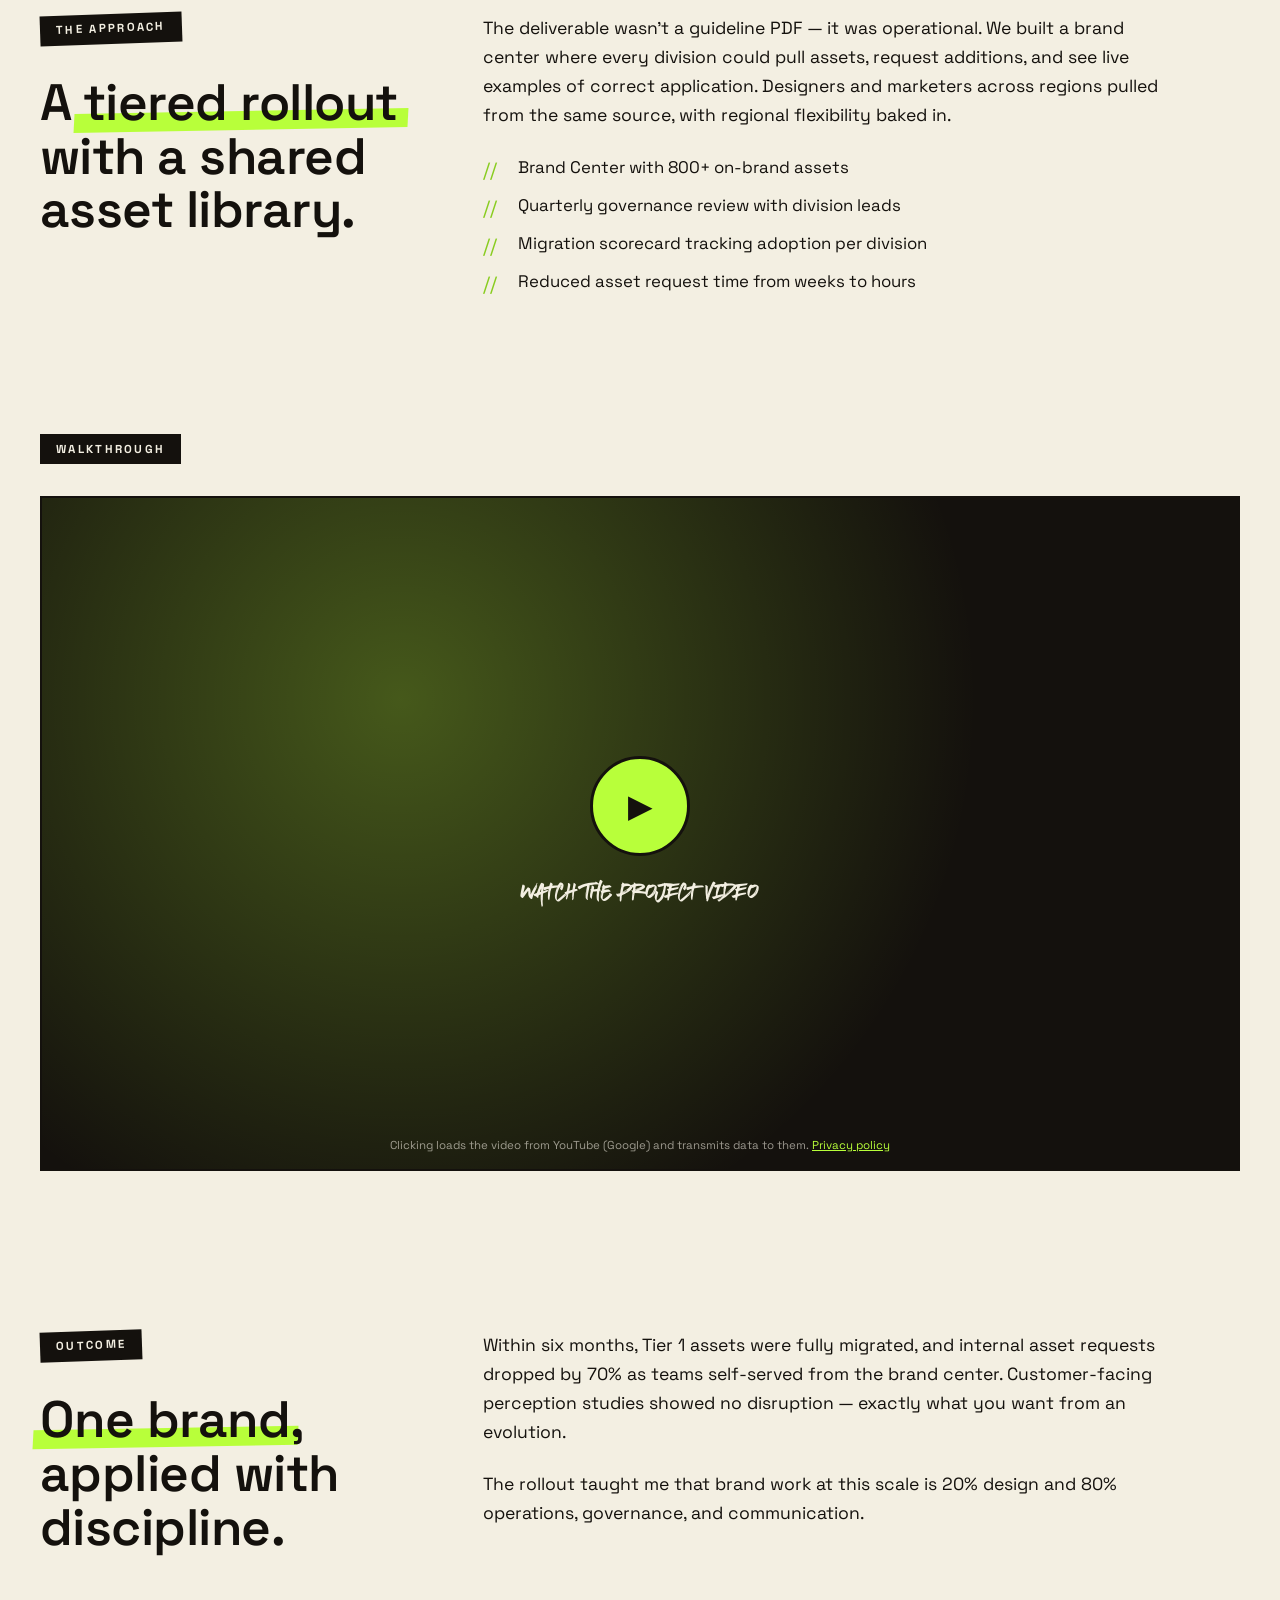
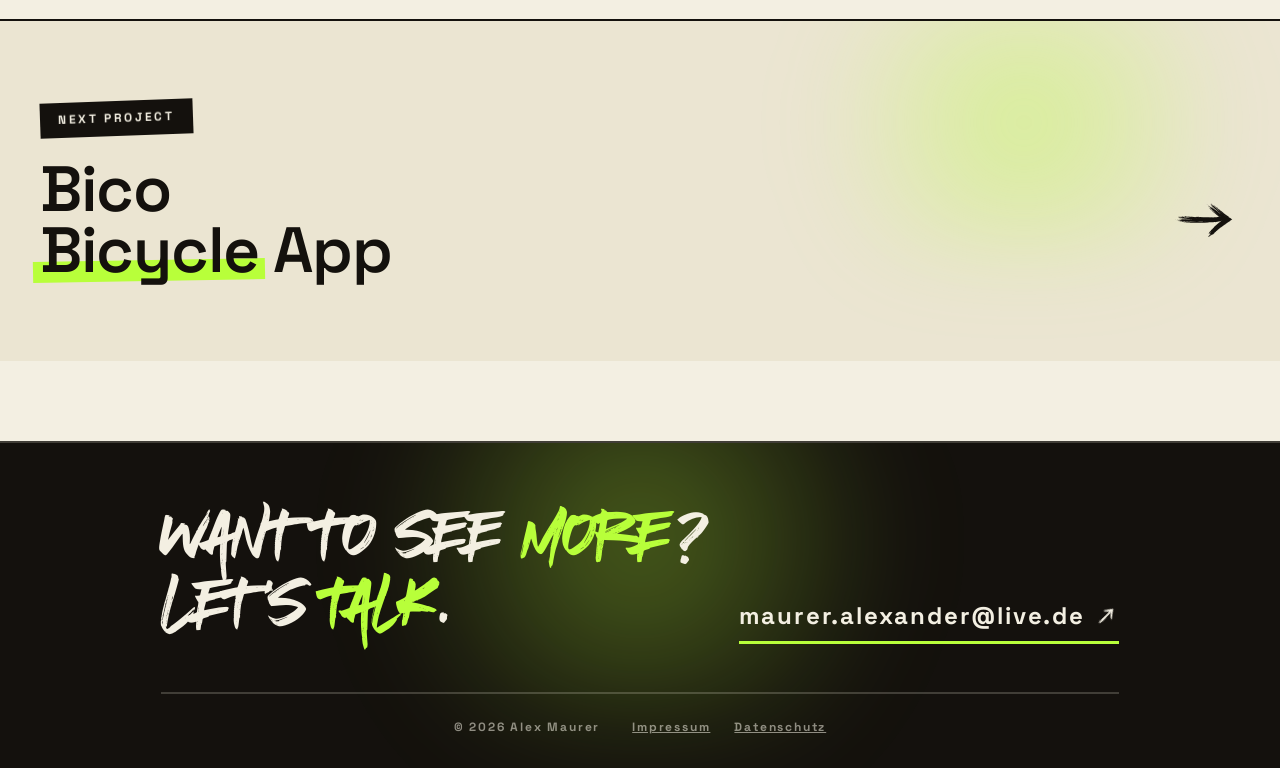
<file: sites/case-liebherr-rollout.html>
<!DOCTYPE html>
<html lang="en">
<head>
<meta charset="UTF-8" />
<meta name="viewport" content="width=device-width, initial-scale=1.0" />
<title>Liebherr Brand Evolution Rollout — Alex Maurer</title>
<link rel="icon" type="image/svg" sizes="32x32" href="../content/logo/logo-32.svg">
<link rel="stylesheet" href="../styles.css" />
</head>
<body>

<nav id="nav">
  <a href="../index.html" class="logo">
    <img src="../content/logo/logo.svg" alt="L3X-Logo" width="48px">
  </a>
  <button class="nav-toggle" type="button" aria-label="Open menu" aria-expanded="false" aria-controls="navLinks">
    <span></span><span></span><span></span>
  </button>
  <ul class="nav-links" id="navLinks">
    <li><a href="../index.html#about">About</a></li>
    <li><a href="../index.html#work">Work</a></li>
    <li><a href="../index.html#contact">Contact</a></li>
  </ul>
</nav>

<!-- CASE HERO -->
<section class="case-hero">
  <div class="container">
    <a href="../index.html#work" class="case-back reveal"><span class="arrow-icon is-back" aria-hidden="true"></span> Back to all work</a>

    <div class="case-meta-top reveal">
      <span class="case-pill accent">Corporate Design · Rollout</span>
      <span class="case-pill outline">2022</span>
      <span class="case-pill outline">Liebherr Group</span>
    </div>

    <h1 class="case-title reveal">Liebherr<span class="green-mark">Brand</span> Evolution Rollout</h1>
    <p class="case-subtitle reveal reveal-delay-1">Cross-divisional rollout of Liebherr's evolved corporate identity across digital and print touchpoints.</p>

    <div class="case-info-grid reveal reveal-delay-2">
      <div class="case-info-block">
        <h5>Role</h5>
        <p>Working student</p>
      </div>
      <div class="case-info-block">
        <h5>Timeline</h5>
        <p>12 months · 2019–20</p>
      </div>
      <div class="case-info-block">
        <h5>Tools</h5>
        <p>Adobe CC, Brandportal</p>
      </div>
      <div class="case-info-block">
        <h5>Status</h5>
        <p>Live · in production</p>
      </div>
    </div>
  </div>
</section>

<!-- OVERVIEW -->
<section class="case-section">
  <div class="container">
    <div class="case-content">
      <div>
        <div class="case-section-label">Overview</div>
        <h3 class="reveal">Carrying a <span class="green-mark">77-year-old</span> identity into its next decade.</h3>
      </div>
      <div class="case-text reveal reveal-delay-1">
        <p>Liebherr is a family-owned manufacturer founded in 1949, with a brand that's been refined steadily over decades. The 2020 evolution wasn't a rebrand — it was a tuning. A distinct typeface, a recalibrated color system, refined photography direction, and a digital-native motion language.</p>
        <p>My role was to assist in translating the new identity into rollout assets across the group's digital surfaces: web, social, product UI, and internal templates.</p>
        <ul>
          <li>Updated brand guidelines for analog anddigital application</li>
          <li>Assets for multiple design software</li>
          <li>Motion principles for video &amp; UI</li>
        </ul>
      </div>
    </div>
  </div>
</section>

<!-- CHALLENGE -->
<section class="case-section">
  <div class="container">
    <div class="case-content">
      <div>
        <div class="case-section-label">The Challenge</div>
        <h3 class="reveal"><span class="green-mark">Evolution</span>, not revolution — a much harder design problem.</h3>
      </div>
      <div class="case-text reveal reveal-delay-1">
        <p>Employees had to feel the upgrade. Existing materials needed to age out gracefully over multiple months — no big bang, no asset bonfire. That's the brief that makes evolution rollouts genuinely tricky: every decision has to honor what was there.</p>
        <p>We built a tiering system — Tier 1 assets (homepage, hero campaigns) updated immediately; Tier 2 (product pages, brochures) over twelve months; Tier 3 (internal docs, signage) at natural replacement cycles. This kept the rollout fundable and avoided wasting good materials.</p>
      </div>
    </div>
  </div>
</section>

<!-- GALLERY -->
<section class="gallery-section">
  <div class="container">
    <div class="case-section-label reveal">Gallery</div>
    <div class="gallery-track-wrap reveal reveal-delay-1">
      <div class="gallery-track" id="galleryTrack">
        <div class="gallery-slide">
          <img class="gallery-slide-img" src="../content/projects/Brand/Brand-elements.png" alt="Brand elements">
          <span class="gallery-slide-caption">01 — Brand elements</span>
        </div>
        <div class="gallery-slide">
          <img class="gallery-slide-img" src="../content/projects/Brand/Chart-to-Websites.png" alt="Chart to Websites">
          <span class="gallery-slide-caption">02 — Chart to Websites</span>
        </div>
        <div class="gallery-slide">
          <img class="gallery-slide-img" src="../content/projects/Brand/Apps-to-Ads.png" alt="Apps to Ads">
          <span class="gallery-slide-caption">03 — Apps to Ads</span>
        </div>
        <div class="gallery-slide">
          <img class="gallery-slide-img" src="../content/projects/Brand/Print-and-Space.png" alt="Print and Space">
          <span class="gallery-slide-caption">04 — Print and Space</span>
        </div>
      </div>
    </div>
    <div class="gallery-controls reveal reveal-delay-2">
      <div class="gallery-counter" id="galleryCounter">01 / 04</div>
      <div class="gallery-dots" id="galleryDots"></div>
      <div class="gallery-arrows">
        <button class="gallery-arrow" id="galleryPrev" aria-label="Previous slide"><span class="arrow-icon is-back" aria-hidden="true"></span></button>
        <button class="gallery-arrow" id="galleryNext" aria-label="Next slide"><span class="arrow-icon" aria-hidden="true"></span></button>
      </div>
    </div>
  </div>
</section>

<!-- APPROACH -->
<section class="case-section">
  <div class="container">
    <div class="case-content">
      <div>
        <div class="case-section-label">The Approach</div>
        <h3 class="reveal">A <span class="green-mark">tiered rollout</span> with a shared asset library.</h3>
      </div>
      <div class="case-text reveal reveal-delay-1">
        <p>The deliverable wasn't a guideline PDF — it was operational. We built a brand center where every division could pull assets, request additions, and see live examples of correct application. Designers and marketers across regions pulled from the same source, with regional flexibility baked in.</p>
<ul>
  <li>Brand Center with 800+ on-brand assets</li>
  <li>Quarterly governance review with division leads</li>
  <li>Migration scorecard tracking adoption per division</li>
  <li>Reduced asset request time from weeks to hours</li>
</ul>
      </div>
    </div>
  </div>
</section>

<!-- VIDEO -->
<section class="video-section">
  <div class="container">
    <div class="case-section-label reveal">Walkthrough</div>
    <div class="video-wrap reveal reveal-delay-1" id="videoWrap" data-video-id="dQw4w9WgXcQ">
      <div class="video-placeholder" id="videoPlaceholder">
        <button class="play-btn" aria-label="Play video">▶</button>
        <p>Watch the project video</p>
        <p class="video-note">Clicking loads the video from YouTube (Google) and transmits data to them. <a href="datenschutz.html#youtube">Privacy policy</a></p>
      </div>
    </div>
  </div>
</section>

<!-- OUTCOME -->
<section class="case-section">
  <div class="container">
    <div class="case-content">
      <div>
        <div class="case-section-label">Outcome</div>
        <h3 class="reveal"><span class="green-mark">One brand</span>, applied with discipline.</h3>
      </div>
      <div class="case-text reveal reveal-delay-1">
        <p>Within six months, Tier 1 assets were fully migrated, and internal asset requests dropped by 70% as teams self-served from the brand center. Customer-facing perception studies showed no disruption — exactly what you want from an evolution.</p>
<p>The rollout taught me that brand work at this scale is 20% design and 80% operations, governance, and communication.</p>
      </div>
    </div>
  </div>
</section>

<!-- NEXT PROJECT -->
<div class="next-project">
  <div class="container">
    <div class="next-label">Next project</div>
    <a href="case-bico.html" class="next-link">
      <h3>Bico<br/><span class="green-mark">Bicycle</span> App</h3>
      <span class="next-arrow"><span class="arrow-icon" aria-hidden="true"></span></span>
    </a>
  </div>
</div>

<!-- FOOTER -->
<footer class="case-footer">
  <div class="case-footer-grid">
    <h4>Want to see <span class="green-word">more</span>?<br/>Let's <span class="green-word">talk</span>.</h4>
    <a href="mailto:maurer.alexander@live.de" class="case-footer-mail">maurer.alexander@live.de <span class="arrow-icon is-diag" aria-hidden="true"></span></a>
  </div>
  <div class="case-footer-bottom">
    <span>© 2026 Alex Maurer</span>
    <span class="case-footer-legal"><a href="impressum.html">Impressum</a><a href="datenschutz.html">Datenschutz</a></span>
  </div>
</footer>

<script src="../script.js"></script>
</body>
</html>
</file>
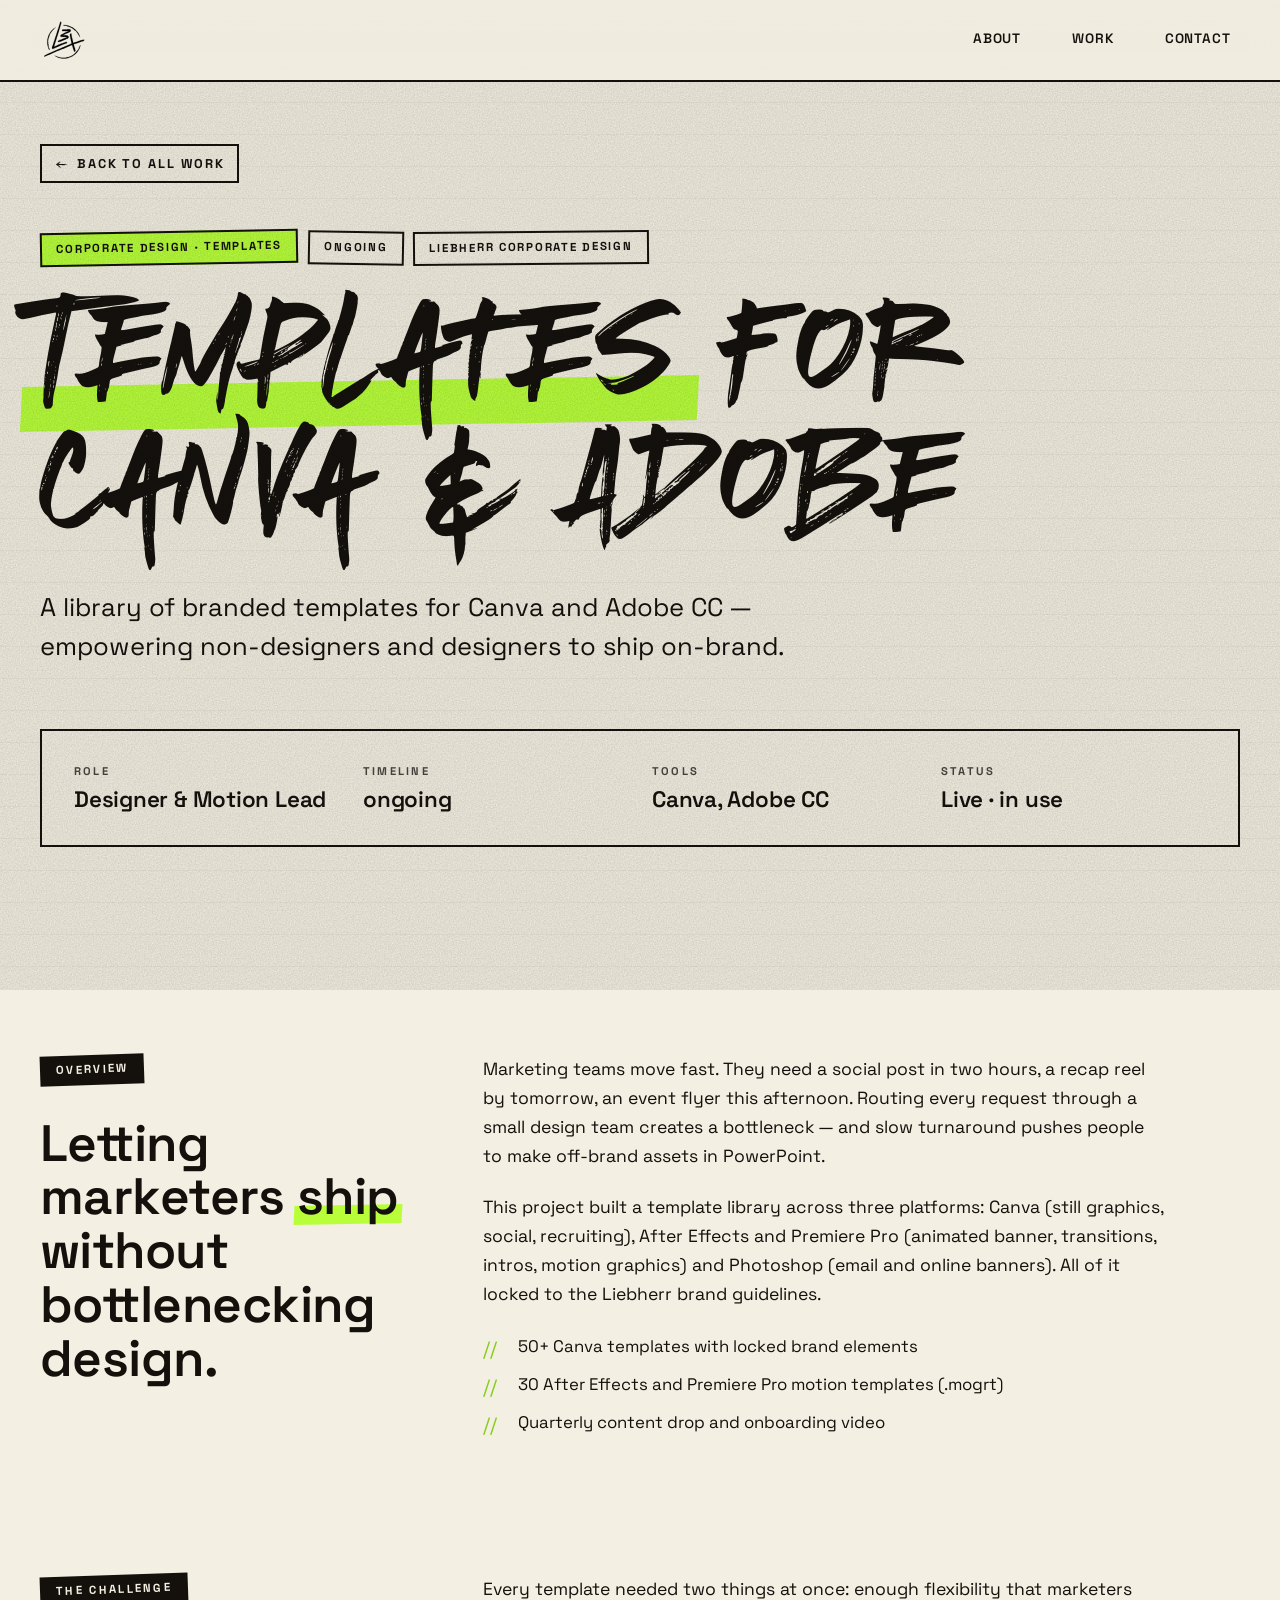
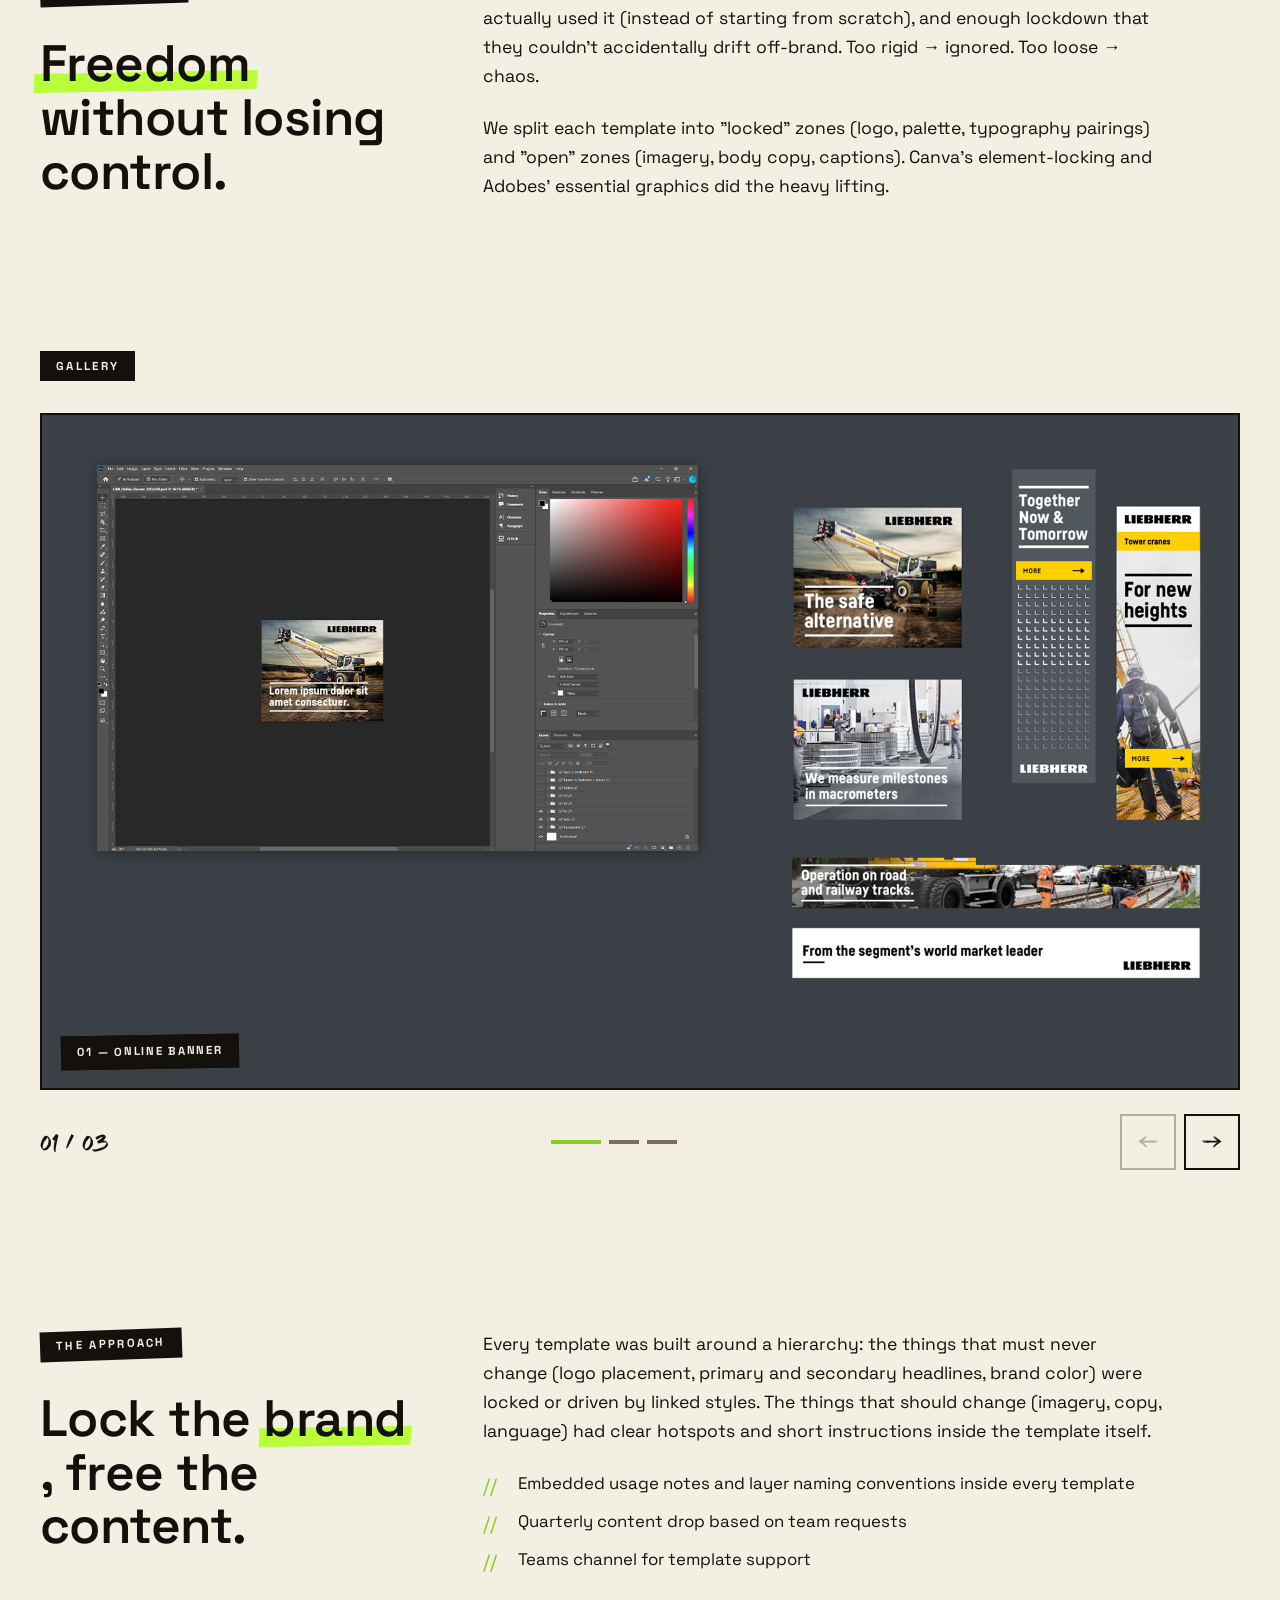
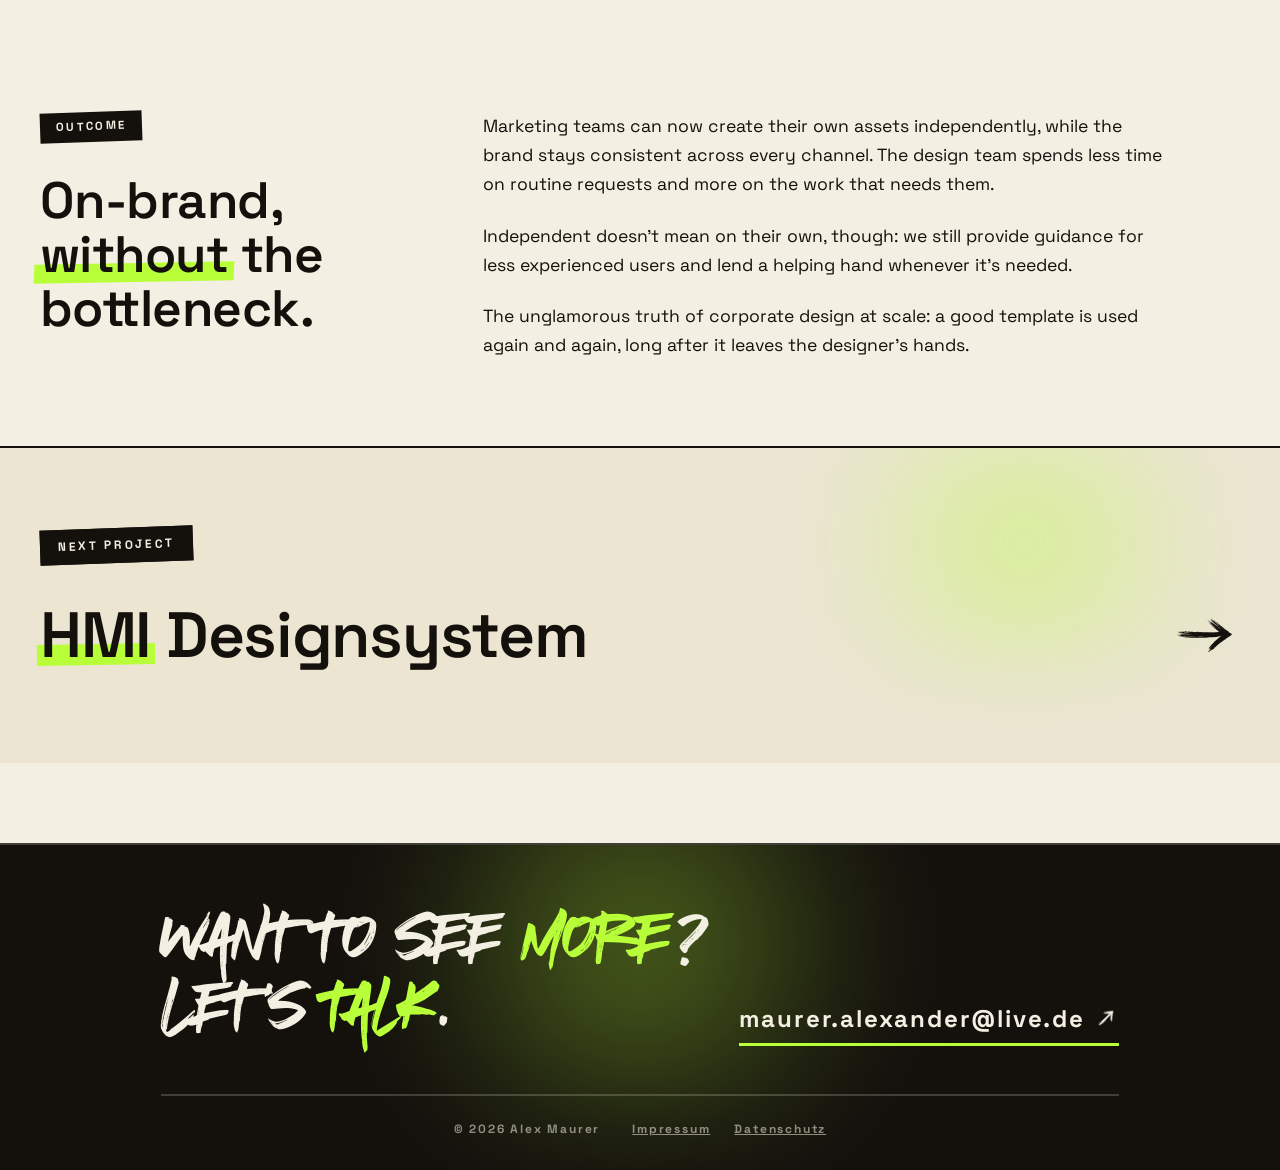
<file: sites/case-templates.html>
<!DOCTYPE html>
<html lang="en">
<head>
<meta charset="UTF-8" />
<meta name="viewport" content="width=device-width, initial-scale=1.0" />
<title>Canva & Adobe Templates — Alex Maurer</title>
<link rel="icon" type="image/svg" sizes="32x32" href="../content/logo/logo-32.svg">
<link rel="stylesheet" href="../styles.css" />
</head>
<body>

<nav id="nav">
  <a href="../index.html" class="logo">
    <img src="../content/logo/logo.svg" alt="L3X-Logo" width="48px">
  </a>
  <button class="nav-toggle" type="button" aria-label="Open menu" aria-expanded="false" aria-controls="navLinks">
    <span></span><span></span><span></span>
  </button>
  <ul class="nav-links" id="navLinks">
    <li><a href="../index.html#about">About</a></li>
    <li><a href="../index.html#work">Work</a></li>
    <li><a href="../index.html#contact">Contact</a></li>
  </ul>
</nav>

<!-- CASE HERO -->
<section class="case-hero">
  <div class="container">
    <a href="../index.html#work" class="case-back reveal"><span class="arrow-icon is-back" aria-hidden="true"></span> Back to all work</a>

    <div class="case-meta-top reveal">
      <span class="case-pill accent">Corporate Design · Templates</span>
      <span class="case-pill outline">ongoing</span>
      <span class="case-pill outline">Liebherr Corporate Design</span>
    </div>

    <h1 class="case-title reveal"><span class="green-mark">Templates</span> for Canva &amp; Adobe</h1>
    <p class="case-subtitle reveal reveal-delay-1">A library of branded templates for Canva and Adobe CC — empowering non-designers and designers to ship on-brand.</p>

    <div class="case-info-grid reveal reveal-delay-2">
      <div class="case-info-block">
        <h5>Role</h5>
        <p>Designer &amp; Motion Lead</p>
      </div>
      <div class="case-info-block">
        <h5>Timeline</h5>
        <p>ongoing</p>
      </div>
      <div class="case-info-block">
        <h5>Tools</h5>
        <p>Canva, Adobe CC</p>
      </div>
      <div class="case-info-block">
        <h5>Status</h5>
        <p>Live · in use</p>
      </div>
    </div>
  </div>
</section>

<!-- OVERVIEW -->
<section class="case-section">
  <div class="container">
    <div class="case-content">
      <div>
        <div class="case-section-label">Overview</div>
        <h3 class="reveal">Letting marketers <span class="green-mark">ship</span> without bottlenecking design.</h3>
      </div>
      <div class="case-text reveal reveal-delay-1">
        <p>Marketing teams move fast. They need a social post in two hours, a recap reel by tomorrow, an event flyer this afternoon. Routing every request through a small design team creates a bottleneck — and slow turnaround pushes people to make off-brand assets in PowerPoint.</p>
        <p>This project built a template library across three platforms: Canva (still graphics, social, recruiting), After Effects and Premiere Pro (animated banner, transitions, intros, motion graphics) and Photoshop (email and online banners). All of it locked to the Liebherr brand guidelines.</p>
        <ul>
          <li>50+ Canva templates with locked brand elements</li>
          <li>30 After Effects and Premiere Pro motion templates (.mogrt)</li>
          <li>Quarterly content drop and onboarding video</li>
        </ul>
      </div>
    </div>
  </div>
</section>

<!-- CHALLENGE -->
<section class="case-section">
  <div class="container">
    <div class="case-content">
      <div>
        <div class="case-section-label">The Challenge</div>
        <h3 class="reveal"><span class="green-mark">Freedom</span> without losing control.</h3>
      </div>
      <div class="case-text reveal reveal-delay-1">
        <p>Every template needed two things at once: enough flexibility that marketers actually used it (instead of starting from scratch), and enough lockdown that they couldn't accidentally drift off-brand. Too rigid → ignored. Too loose → chaos.</p>
        <p>We split each template into "locked" zones (logo, palette, typography pairings) and "open" zones (imagery, body copy, captions). Canva's element-locking and Adobes' essential graphics did the heavy lifting.</p>
      </div>
    </div>
  </div>
</section>

<!-- GALLERY -->
<section class="gallery-section">
  <div class="container">
    <div class="case-section-label reveal">Gallery</div>
    <div class="gallery-track-wrap reveal reveal-delay-1">
      <div class="gallery-track" id="galleryTrack">
        <div class="gallery-slide">
          <img class="gallery-slide-img" src="../content/projects/Template/Online-Banner-Template.png" alt="Online Banner">
          <span class="gallery-slide-caption">01 — Online Banner</span>
        </div>
        <div class="gallery-slide">
          <img class="gallery-slide-img" src="../content/projects/Template/After-Effects-Template.png" alt="After Effects Template">
          <span class="gallery-slide-caption">02 — After Effects Template</span>
        </div>
        <div class="gallery-slide">
          <img class="gallery-slide-img" src="../content/projects/Template/Canva-Template.png" alt="Canva Template">
          <span class="gallery-slide-caption">03 — Canva Template</span>
        </div>
      </div>
    </div>
    <div class="gallery-controls reveal reveal-delay-2">
      <div class="gallery-counter" id="galleryCounter">01 / 03</div>
      <div class="gallery-dots" id="galleryDots"></div>
      <div class="gallery-arrows">
        <button class="gallery-arrow" id="galleryPrev" aria-label="Previous slide"><span class="arrow-icon is-back" aria-hidden="true"></span></button>
        <button class="gallery-arrow" id="galleryNext" aria-label="Next slide"><span class="arrow-icon" aria-hidden="true"></span></button>
      </div>
    </div>
  </div>
</section>

<!-- APPROACH -->
<section class="case-section">
  <div class="container">
    <div class="case-content">
      <div>
        <div class="case-section-label">The Approach</div>
        <h3 class="reveal">Lock the <span class="green-mark">brand</span>, free the content.</h3>
      </div>
      <div class="case-text reveal reveal-delay-1">
        <p>Every template was built around a hierarchy: the things that must never change (logo placement, primary and secondary headlines, brand color) were locked or driven by linked styles. The things that should change (imagery, copy, language) had clear hotspots and short instructions inside the template itself.</p>
        <ul>
          <li>Embedded usage notes and layer naming conventions inside every template</li>
          <li>Quarterly content drop based on team requests</li>
          <li>Teams channel for template support</li>
        </ul>
      </div>
    </div>
  </div>
</section>

<!-- OUTCOME -->
<section class="case-section">
  <div class="container">
    <div class="case-content">
      <div>
        <div class="case-section-label">Outcome</div>
        <h3 class="reveal">On-brand, <span class="green-mark">without</span> the bottleneck.</h3>
      </div>
      <div class="case-text reveal reveal-delay-1">
        <p>Marketing teams can now create their own assets independently, while the brand stays consistent across every channel. The design team spends less time on routine requests and more on the work that needs them.</p>
        <p>Independent doesn't mean on their own, though: we still provide guidance for less experienced users and lend a helping hand whenever it's needed.</p>
        <p>The unglamorous truth of corporate design at scale: a good template is used again and again, long after it leaves the designer's hands.</p>
      </div>
    </div>
  </div>
</section>

<!-- NEXT PROJECT -->
<div class="next-project">
  <div class="container">
    <div class="next-label">Next project</div>
    <a href="case-bachelor.html" class="next-link">
      <h3><span class="green-mark">HMI</span> Designsystem</h3>
      <span class="next-arrow"><span class="arrow-icon" aria-hidden="true"></span></span>
    </a>
  </div>
</div>

<!-- FOOTER -->
<footer class="case-footer">
  <div class="case-footer-grid">
    <h4>Want to see <span class="green-word">more</span>?<br/>Let's <span class="green-word">talk</span>.</h4>
    <a href="mailto:maurer.alexander@live.de" class="case-footer-mail">maurer.alexander@live.de <span class="arrow-icon is-diag" aria-hidden="true"></span></a>
  </div>
  <div class="case-footer-bottom">
    <span>© 2026 Alex Maurer</span>
    <span class="case-footer-legal"><a href="impressum.html">Impressum</a><a href="datenschutz.html">Datenschutz</a></span>
  </div>
</footer>

<script src="../script.js"></script>
</body>
</html>
</file>
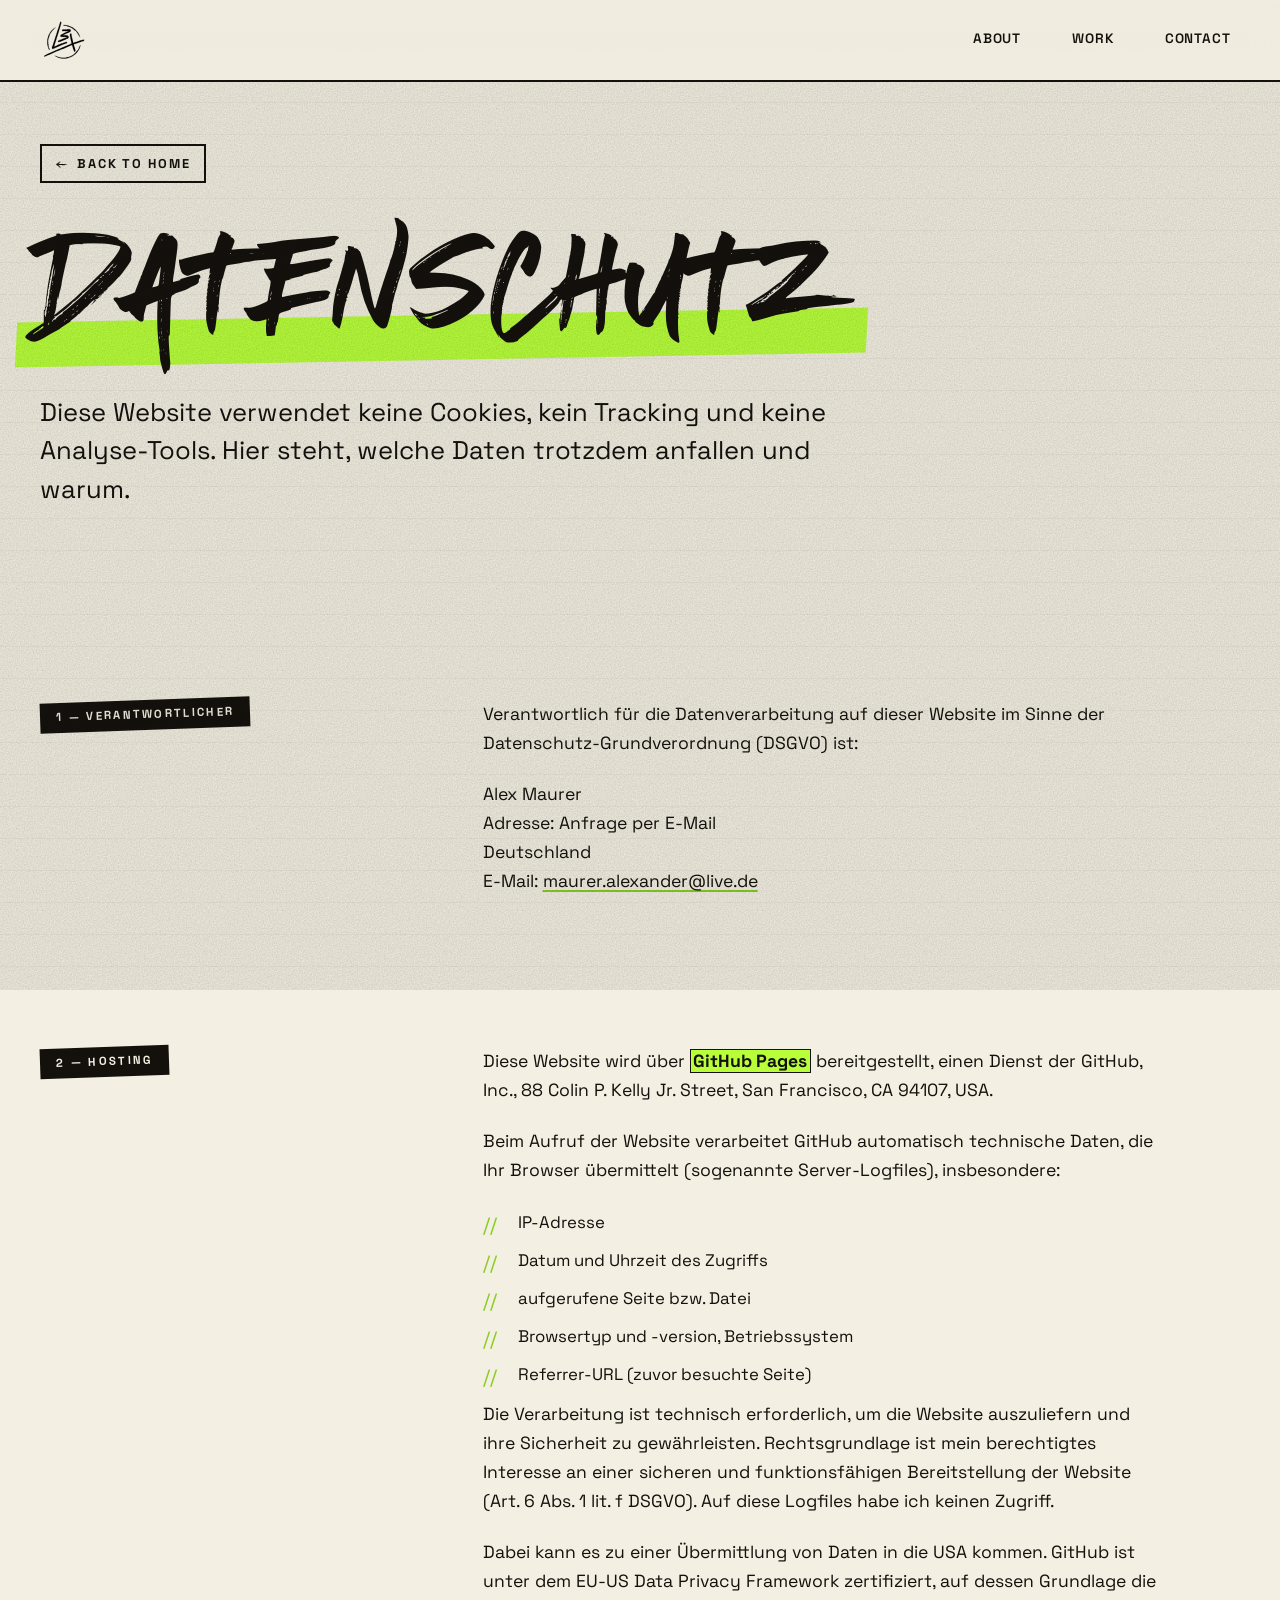
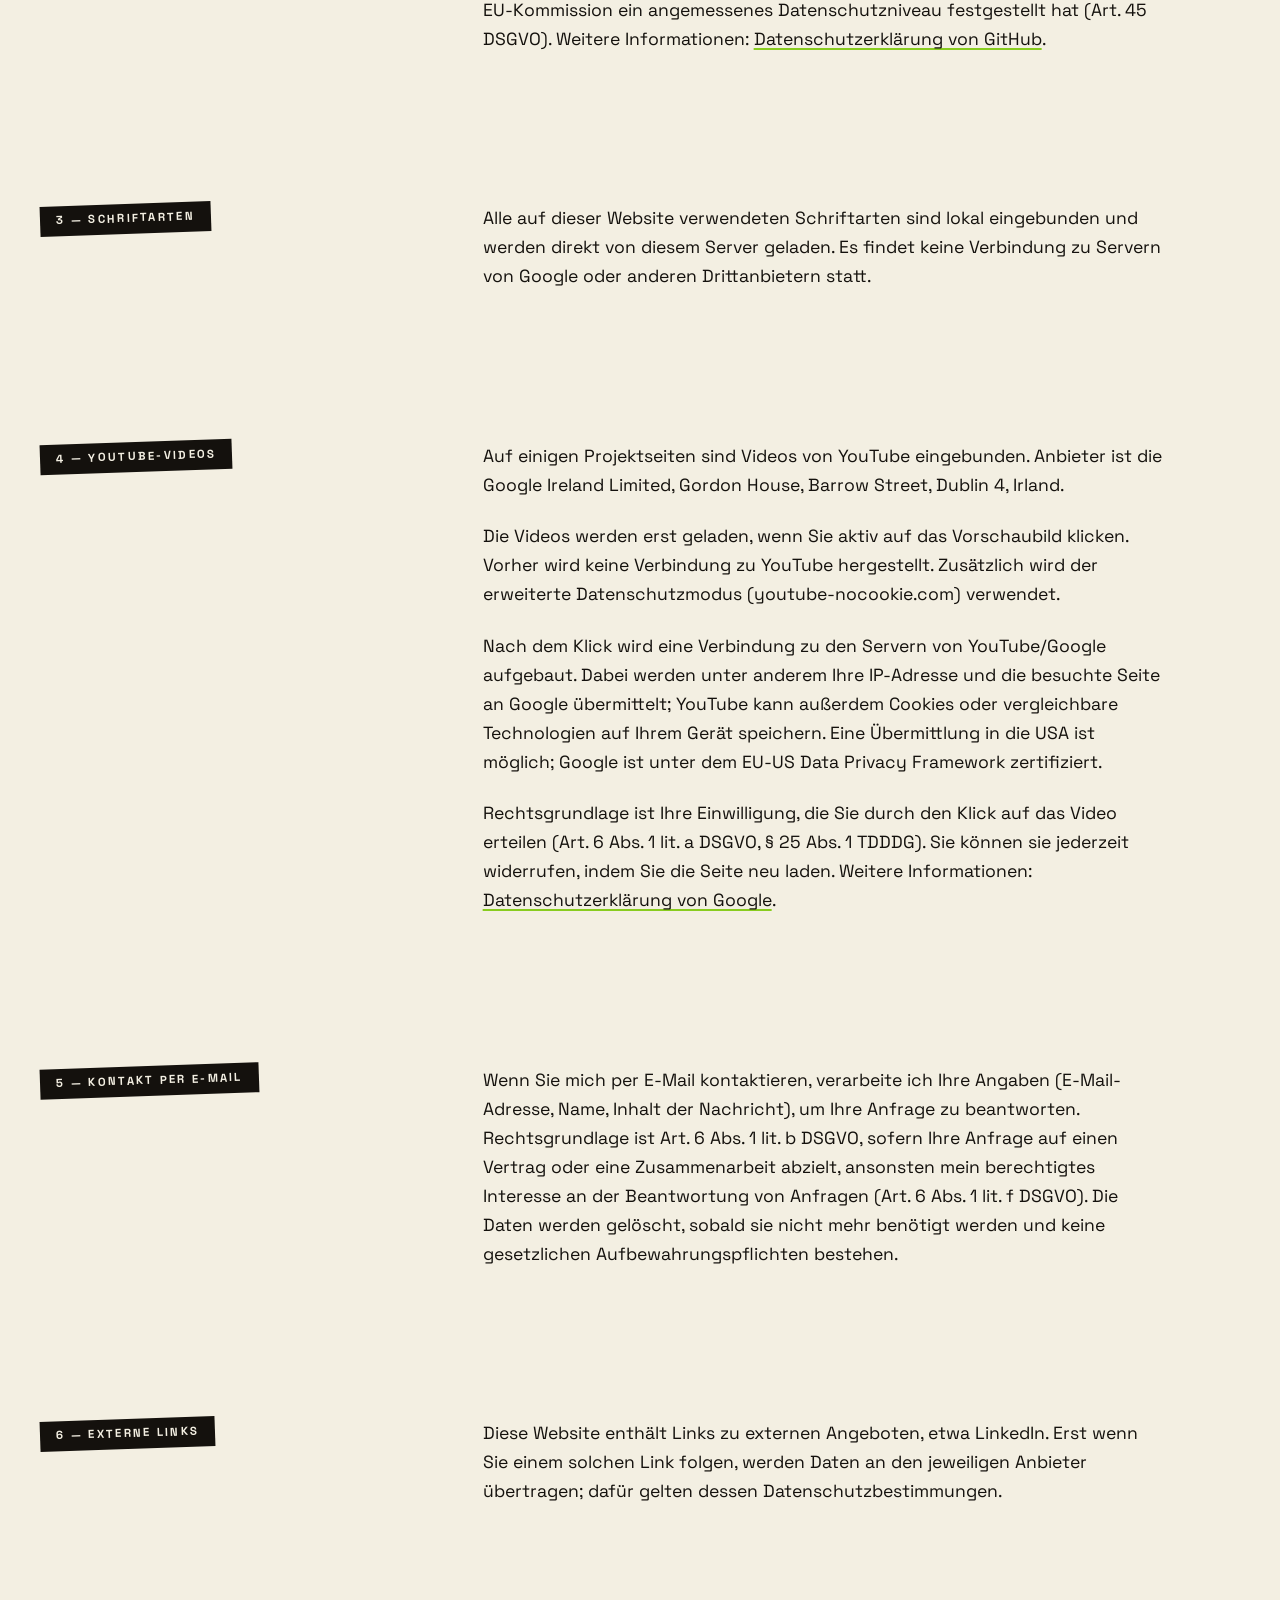
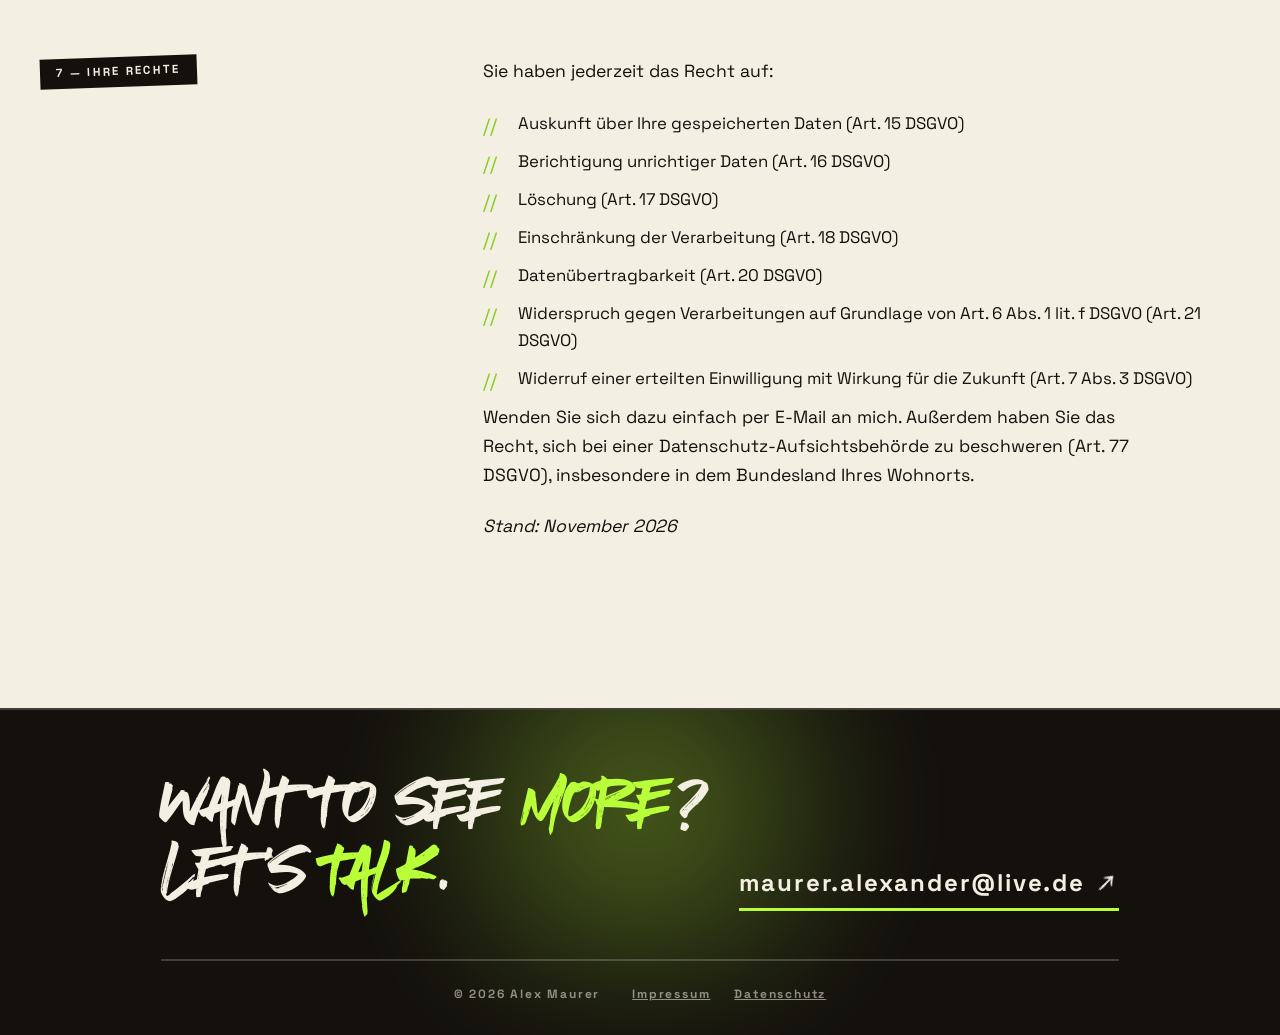
<file: sites/datenschutz.html>
<!DOCTYPE html>
<html lang="de">
<head>
<meta charset="UTF-8" />
<meta name="viewport" content="width=device-width, initial-scale=1.0" />
<meta name="robots" content="noindex, follow" />
<title>Datenschutz — Alex Maurer</title>
<link rel="icon" type="image/svg" sizes="32x32" href="../content/logo/logo-32.svg">
<link rel="stylesheet" href="../styles.css" />
</head>
<body>

<nav id="nav">
  <a href="../index.html" class="logo">
    <img src="../content/logo/logo.svg" alt="L3X-Logo" width="48px">
  </a>
  <button class="nav-toggle" type="button" aria-label="Open menu" aria-expanded="false" aria-controls="navLinks">
    <span></span><span></span><span></span>
  </button>
  <ul class="nav-links" id="navLinks">
    <li><a href="../index.html#about">About</a></li>
    <li><a href="../index.html#work">Work</a></li>
    <li><a href="../index.html#contact">Contact</a></li>
  </ul>
</nav>

<section class="case-hero">
  <div class="container">
    <a href="../index.html" class="case-back reveal"><span class="arrow-icon is-back" aria-hidden="true"></span> Back to home</a>
    <h1 class="case-title reveal"><span class="green-mark">Datenschutz</span></h1>
    <p class="case-subtitle reveal reveal-delay-1">Diese Website verwendet keine Cookies, kein Tracking und keine Analyse-Tools. Hier steht, welche Daten trotzdem anfallen und warum.</p>
  </div>
</section>

<section class="case-section">
  <div class="container">
    <div class="case-content">
      <div>
        <div class="case-section-label">1 — Verantwortlicher</div>
      </div>
      <div class="case-text reveal">
        <p>Verantwortlich für die Datenverarbeitung auf dieser Website im Sinne der Datenschutz-Grundverordnung (DSGVO) ist:</p>
        <p>
          Alex Maurer<br/>
          Adresse: Anfrage per E-Mail<br/>
          Deutschland<br/>
          E-Mail: <a href="mailto:maurer.alexander@live.de">maurer.alexander@live.de</a>
        </p>
      </div>
    </div>
  </div>
</section>

<section class="case-section">
  <div class="container">
    <div class="case-content">
      <div>
        <div class="case-section-label">2 — Hosting</div>
      </div>
      <div class="case-text reveal">
        <p>Diese Website wird über <strong>GitHub Pages</strong> bereitgestellt, einen Dienst der GitHub, Inc., 88 Colin P. Kelly Jr. Street, San Francisco, CA 94107, USA.</p>
        <p>Beim Aufruf der Website verarbeitet GitHub automatisch technische Daten, die Ihr Browser übermittelt (sogenannte Server-Logfiles), insbesondere:</p>
        <ul>
          <li>IP-Adresse</li>
          <li>Datum und Uhrzeit des Zugriffs</li>
          <li>aufgerufene Seite bzw. Datei</li>
          <li>Browsertyp und -version, Betriebssystem</li>
          <li>Referrer-URL (zuvor besuchte Seite)</li>
        </ul>
        <p>Die Verarbeitung ist technisch erforderlich, um die Website auszuliefern und ihre Sicherheit zu gewährleisten. Rechtsgrundlage ist mein berechtigtes Interesse an einer sicheren und funktionsfähigen Bereitstellung der Website (Art. 6 Abs. 1 lit. f DSGVO). Auf diese Logfiles habe ich keinen Zugriff.</p>
        <p>Dabei kann es zu einer Übermittlung von Daten in die USA kommen. GitHub ist unter dem EU-US Data Privacy Framework zertifiziert, auf dessen Grundlage die EU-Kommission ein angemessenes Datenschutzniveau festgestellt hat (Art. 45 DSGVO). Weitere Informationen: <a href="https://docs.github.com/de/site-policy/privacy-policies/github-general-privacy-statement" target="_blank" rel="noopener">Datenschutzerklärung von GitHub</a>.</p>
      </div>
    </div>
  </div>
</section>

<section class="case-section">
  <div class="container">
    <div class="case-content">
      <div>
        <div class="case-section-label">3 — Schriftarten</div>
      </div>
      <div class="case-text reveal">
        <p>Alle auf dieser Website verwendeten Schriftarten sind lokal eingebunden und werden direkt von diesem Server geladen. Es findet keine Verbindung zu Servern von Google oder anderen Drittanbietern statt.</p>
      </div>
    </div>
  </div>
</section>

<section class="case-section" id="youtube">
  <div class="container">
    <div class="case-content">
      <div>
        <div class="case-section-label">4 — YouTube-Videos</div>
      </div>
      <div class="case-text reveal">
        <p>Auf einigen Projektseiten sind Videos von YouTube eingebunden. Anbieter ist die Google Ireland Limited, Gordon House, Barrow Street, Dublin 4, Irland.</p>
        <p>Die Videos werden erst geladen, wenn Sie aktiv auf das Vorschaubild klicken. Vorher wird keine Verbindung zu YouTube hergestellt. Zusätzlich wird der erweiterte Datenschutzmodus (youtube-nocookie.com) verwendet.</p>
        <p>Nach dem Klick wird eine Verbindung zu den Servern von YouTube/Google aufgebaut. Dabei werden unter anderem Ihre IP-Adresse und die besuchte Seite an Google übermittelt; YouTube kann außerdem Cookies oder vergleichbare Technologien auf Ihrem Gerät speichern. Eine Übermittlung in die USA ist möglich; Google ist unter dem EU-US Data Privacy Framework zertifiziert.</p>
        <p>Rechtsgrundlage ist Ihre Einwilligung, die Sie durch den Klick auf das Video erteilen (Art. 6 Abs. 1 lit. a DSGVO, § 25 Abs. 1 TDDDG). Sie können sie jederzeit widerrufen, indem Sie die Seite neu laden. Weitere Informationen: <a href="https://policies.google.com/privacy?hl=de" target="_blank" rel="noopener">Datenschutzerklärung von Google</a>.</p>
      </div>
    </div>
  </div>
</section>

<section class="case-section">
  <div class="container">
    <div class="case-content">
      <div>
        <div class="case-section-label">5 — Kontakt per E-Mail</div>
      </div>
      <div class="case-text reveal">
        <p>Wenn Sie mich per E-Mail kontaktieren, verarbeite ich Ihre Angaben (E-Mail-Adresse, Name, Inhalt der Nachricht), um Ihre Anfrage zu beantworten. Rechtsgrundlage ist Art. 6 Abs. 1 lit. b DSGVO, sofern Ihre Anfrage auf einen Vertrag oder eine Zusammenarbeit abzielt, ansonsten mein berechtigtes Interesse an der Beantwortung von Anfragen (Art. 6 Abs. 1 lit. f DSGVO). Die Daten werden gelöscht, sobald sie nicht mehr benötigt werden und keine gesetzlichen Aufbewahrungspflichten bestehen.</p>
      </div>
    </div>
  </div>
</section>

<section class="case-section">
  <div class="container">
    <div class="case-content">
      <div>
        <div class="case-section-label">6 — Externe Links</div>
      </div>
      <div class="case-text reveal">
        <p>Diese Website enthält Links zu externen Angeboten, etwa LinkedIn. Erst wenn Sie einem solchen Link folgen, werden Daten an den jeweiligen Anbieter übertragen; dafür gelten dessen Datenschutzbestimmungen.</p>
      </div>
    </div>
  </div>
</section>

<section class="case-section">
  <div class="container">
    <div class="case-content">
      <div>
        <div class="case-section-label">7 — Ihre Rechte</div>
      </div>
      <div class="case-text reveal">
        <p>Sie haben jederzeit das Recht auf:</p>
        <ul>
          <li>Auskunft über Ihre gespeicherten Daten (Art. 15 DSGVO)</li>
          <li>Berichtigung unrichtiger Daten (Art. 16 DSGVO)</li>
          <li>Löschung (Art. 17 DSGVO)</li>
          <li>Einschränkung der Verarbeitung (Art. 18 DSGVO)</li>
          <li>Datenübertragbarkeit (Art. 20 DSGVO)</li>
          <li>Widerspruch gegen Verarbeitungen auf Grundlage von Art. 6 Abs. 1 lit. f DSGVO (Art. 21 DSGVO)</li>
          <li>Widerruf einer erteilten Einwilligung mit Wirkung für die Zukunft (Art. 7 Abs. 3 DSGVO)</li>
        </ul>
        <p>Wenden Sie sich dazu einfach per E-Mail an mich. Außerdem haben Sie das Recht, sich bei einer Datenschutz-Aufsichtsbehörde zu beschweren (Art. 77 DSGVO), insbesondere in dem Bundesland Ihres Wohnorts.</p>
        <p><em>Stand: November 2026</em></p>
      </div>
    </div>
  </div>
</section>

<footer class="case-footer">
  <div class="case-footer-grid">
    <h4>Want to see <span class="green-word">more</span>?<br/>Let's <span class="green-word">talk</span>.</h4>
    <a href="mailto:maurer.alexander@live.de" class="case-footer-mail">maurer.alexander@live.de <span class="arrow-icon is-diag" aria-hidden="true"></span></a>
  </div>
  <div class="case-footer-bottom">
    <span>© 2026 Alex Maurer</span>
    <span class="case-footer-legal"><a href="impressum.html">Impressum</a><a href="datenschutz.html">Datenschutz</a></span>
  </div>
</footer>

<script src="../script.js"></script>
</body>
</html>
</file>
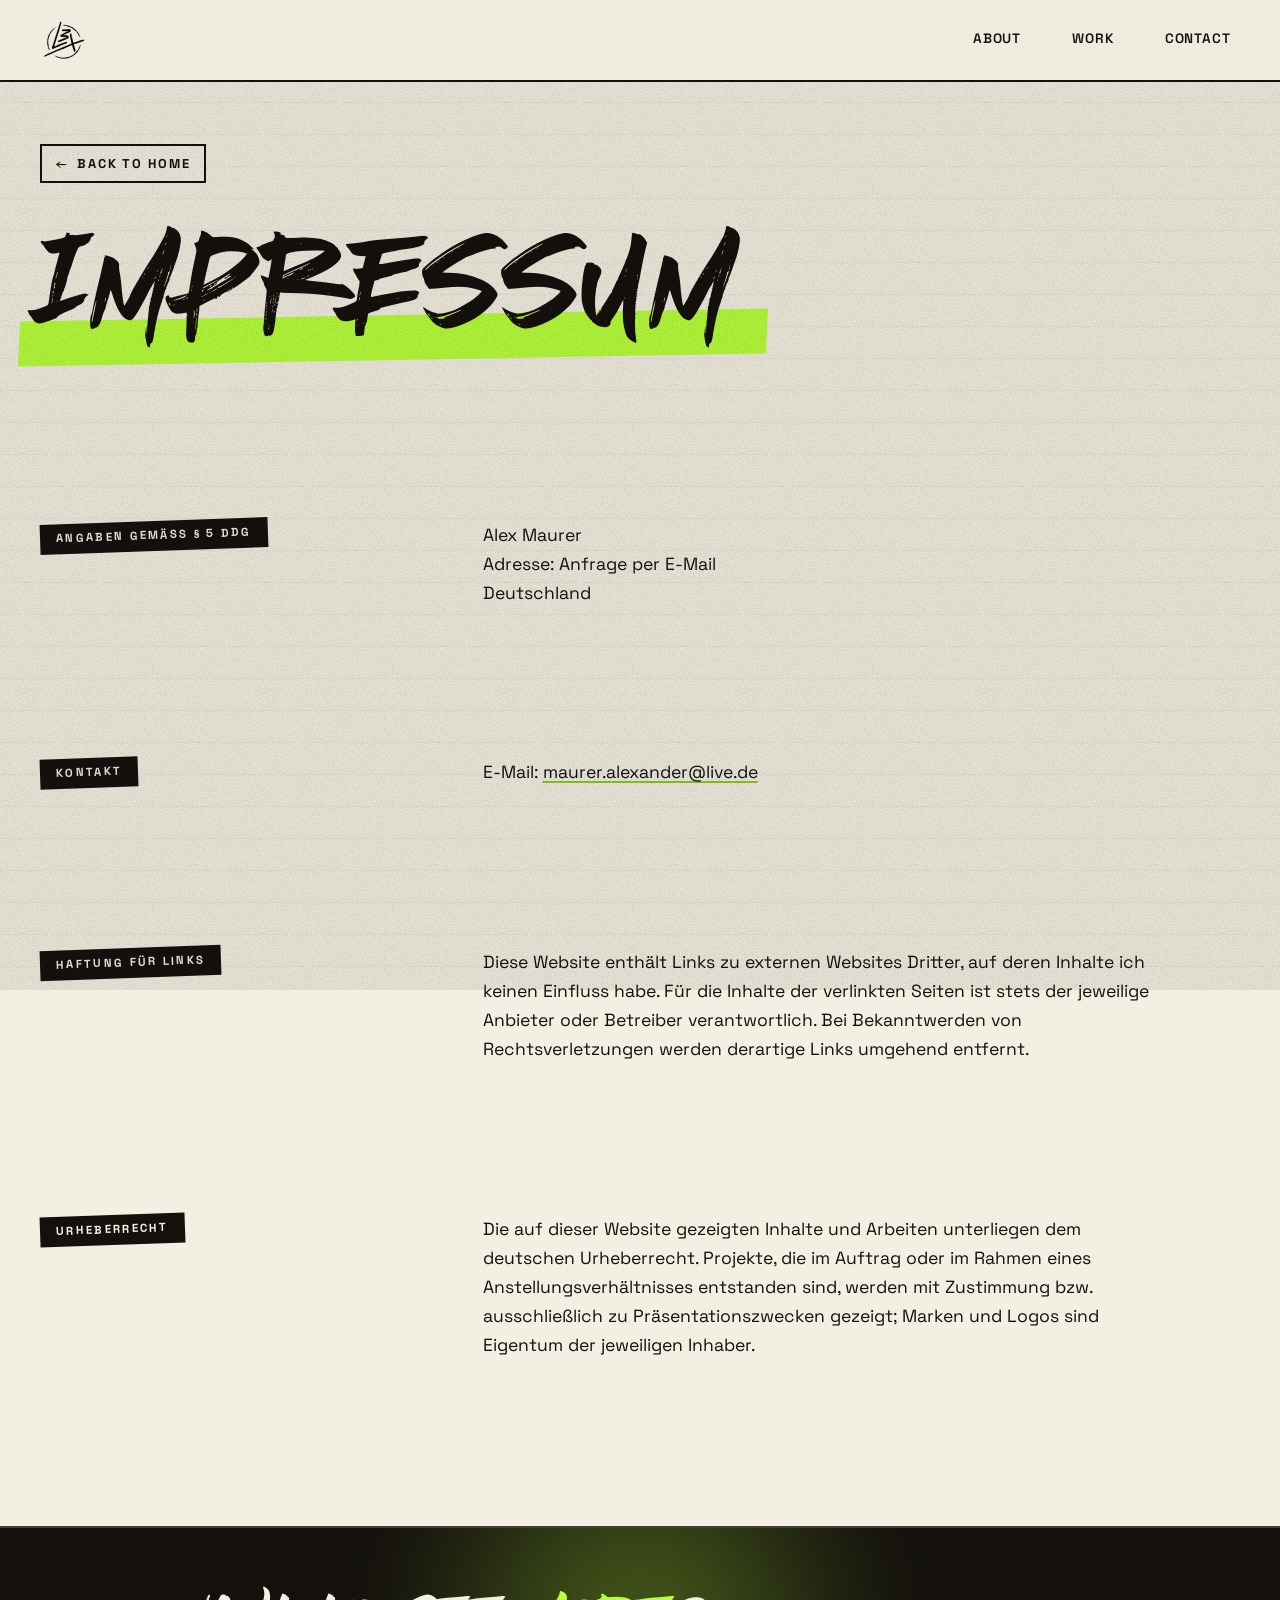
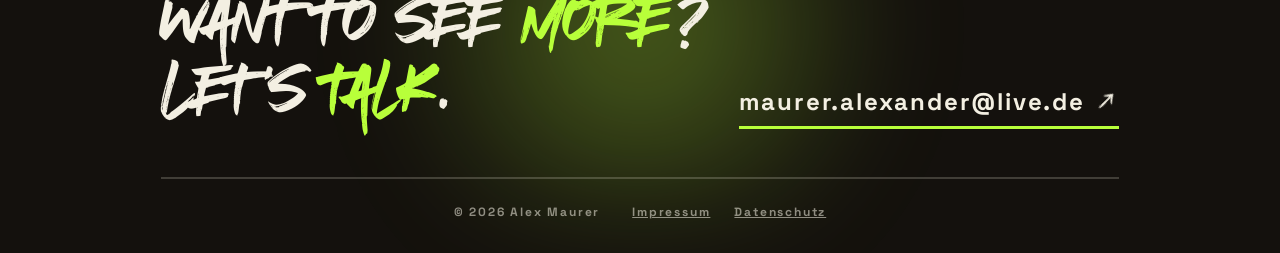
<file: sites/impressum.html>
<!DOCTYPE html>
<html lang="de">
<head>
<meta charset="UTF-8" />
<meta name="viewport" content="width=device-width, initial-scale=1.0" />
<meta name="robots" content="noindex, follow" />
<title>Impressum — Alex Maurer</title>
<link rel="icon" type="image/svg" sizes="32x32" href="../content/logo/logo-32.svg">
<link rel="stylesheet" href="../styles.css" />
</head>
<body>

<nav id="nav">
  <a href="../index.html" class="logo">
    <img src="../content/logo/logo.svg" alt="L3X-Logo" width="48px">
  </a>
  <button class="nav-toggle" type="button" aria-label="Open menu" aria-expanded="false" aria-controls="navLinks">
    <span></span><span></span><span></span>
  </button>
  <ul class="nav-links" id="navLinks">
    <li><a href="../index.html#about">About</a></li>
    <li><a href="../index.html#work">Work</a></li>
    <li><a href="../index.html#contact">Contact</a></li>
  </ul>
</nav>

<section class="case-hero">
  <div class="container">
    <a href="../index.html" class="case-back reveal"><span class="arrow-icon is-back" aria-hidden="true"></span> Back to home</a>
    <h1 class="case-title reveal"><span class="green-mark">Impressum</span></h1>
  </div>
</section>

<section class="case-section">
  <div class="container">
    <div class="case-content">
      <div>
        <div class="case-section-label">Angaben gemäß § 5 DDG</div>
      </div>
      <div class="case-text reveal">
        <p>
          Alex Maurer<br/>
          Adresse: Anfrage per E-Mail<br/>
          Deutschland<br/>
        </p>
      </div>
    </div>
  </div>
</section>

<section class="case-section">
  <div class="container">
    <div class="case-content">
      <div>
        <div class="case-section-label">Kontakt</div>
      </div>
      <div class="case-text reveal">
        <p>
          E-Mail: <a href="mailto:maurer.alexander@live.de">maurer.alexander@live.de</a><br/>
        </p>
      </div>
    </div>
  </div>
</section>

<section class="case-section">
  <div class="container">
    <div class="case-content">
      <div>
        <div class="case-section-label">Haftung für Links</div>
      </div>
      <div class="case-text reveal">
        <p>Diese Website enthält Links zu externen Websites Dritter, auf deren Inhalte ich keinen Einfluss habe. Für die Inhalte der verlinkten Seiten ist stets der jeweilige Anbieter oder Betreiber verantwortlich. Bei Bekanntwerden von Rechtsverletzungen werden derartige Links umgehend entfernt.</p>
      </div>
    </div>
  </div>
</section>

<section class="case-section">
  <div class="container">
    <div class="case-content">
      <div>
        <div class="case-section-label">Urheberrecht</div>
      </div>
      <div class="case-text reveal">
        <p>Die auf dieser Website gezeigten Inhalte und Arbeiten unterliegen dem deutschen Urheberrecht. Projekte, die im Auftrag oder im Rahmen eines Anstellungsverhältnisses entstanden sind, werden mit Zustimmung bzw. ausschließlich zu Präsentationszwecken gezeigt; Marken und Logos sind Eigentum der jeweiligen Inhaber.</p>
      </div>
    </div>
  </div>
</section>

<footer class="case-footer">
  <div class="case-footer-grid">
    <h4>Want to see <span class="green-word">more</span>?<br/>Let's <span class="green-word">talk</span>.</h4>
    <a href="mailto:maurer.alexander@live.de" class="case-footer-mail">maurer.alexander@live.de <span class="arrow-icon is-diag" aria-hidden="true"></span></a>
  </div>
  <div class="case-footer-bottom">
    <span>© 2026 Alex Maurer</span>
    <span class="case-footer-legal"><a href="impressum.html">Impressum</a><a href="datenschutz.html">Datenschutz</a></span>
  </div>
</footer>

<script src="../script.js"></script>
</body>
</html>
</file>
<file: styles.css>
/* =========================================================
   PORTFOLIO — GRAFFITI / BRUSH STYLE
   Fonts: Quakerhack (hero) · Space Grotesk (body/UI)
   ========================================================= */
@font-face {
  font-family: Quakerhack; /* set name */
  src: url(content/font/Quakerhack.otf); /* url of the font */
  font-display: swap;
}

/* Space Grotesk — self-hosted (no requests to Google), variable font 300–700, SIL OFL 1.1 */
@font-face {
  font-family: 'Space Grotesk';
  font-style: normal;
  font-weight: 300 700;
  font-display: swap;
  src: url(content/font/SpaceGrotesk-latin-ext.woff2) format('woff2');
  unicode-range: U+0100-02BA, U+02BD-02C5, U+02C7-02CC, U+02CE-02D7, U+02DD-02FF, U+0304, U+0308, U+0329, U+1D00-1DBF, U+1E00-1E9F, U+1EF2-1EFF, U+2020, U+20A0-20AB, U+20AD-20C4, U+2113, U+2C60-2C7F, U+A720-A7FF;
}
@font-face {
  font-family: 'Space Grotesk';
  font-style: normal;
  font-weight: 300 700;
  font-display: swap;
  src: url(content/font/SpaceGrotesk-latin.woff2) format('woff2');
  unicode-range: U+0000-00FF, U+0131, U+0152-0153, U+02BB-02BC, U+02C6, U+02DA, U+02DC, U+0304, U+0308, U+0329, U+2000-206F, U+20AC, U+2122, U+2191, U+2193, U+2212, U+2215, U+FEFF, U+FFFD;
}

:root {
  --paper: #f3efe2;          /* warm textbook paper */
  --paper-deep: #ebe5d2;     /* slightly toasted edge */
  --paper-cool: #e8e6d9;     /* alt panel */
  --ink: #14110d;            /* deep ink black */
  --ink-soft: #4a4640;
  --ink-mid: #756f63;
  --green: #b8ff3a;          /* electric highlight green */
  --green-deep: #88cc1f;     /* shadow / depth green */
  --green-soft: #d4ff7a;     /* tint */
  --red-mark: #ff3a3a;       /* secondary marker red */
  --line: #14110d;
}

* { margin: 0; padding: 0; box-sizing: border-box; }

/* clip (not hidden): mobile browsers ignore overflow-x:hidden on body, so
   anything bleeding past the viewport edges would cause a sideways scroll */
html { scroll-behavior: smooth; scroll-padding-top: 80px; overflow-x: clip; }

body {
  font-family: 'Space Grotesk', sans-serif;
  background: var(--paper);
  color: var(--ink);
  font-weight: 400;
  line-height: 1.5;
  overflow-x: hidden; /* fallback for browsers without clip */
  overflow-x: clip;
  position: relative;
}

::selection { background: var(--green); color: var(--ink); }

/* ==== PAPER GRID + GRAIN LAYERS ==== */

/* Subtle textbook grid (faint horizontal lines + margin) */
body::after {
  content: '';
  position: fixed;
  inset: -10%;
  width: 120vw;
  height: 120vh;
  pointer-events: none;
  z-index: 0;
  background-image:
    linear-gradient(to bottom, rgba(20, 17, 13, 0.06) 1px, transparent 1px);
  background-size: 100% 32px;
  opacity: 0.6;
}

/* Animated film grain (gentle drift, no flicker) */
body::before {
  content: '';
  position: fixed;
  inset: -10%;
  width: 120vw;
  height: 120vh;
  pointer-events: none;
  z-index: 90;
  opacity: 0.42;
  background-image: url("data:image/svg+xml,%3Csvg viewBox='0 0 200 200' xmlns='http://www.w3.org/2000/svg'%3E%3Cfilter id='n'%3E%3CfeTurbulence type='fractalNoise' baseFrequency='0.92' numOctaves='3' stitchTiles='stitch'/%3E%3CfeColorMatrix values='0 0 0 0 0.08 0 0 0 0 0.08 0 0 0 0 0.08 0 0 0 0.55 0'/%3E%3C/filter%3E%3Crect width='100%25' height='100%25' filter='url(%23n)'/%3E%3C/svg%3E");
  background-size: 240px 240px;
  background-repeat: repeat;
  mix-blend-mode: multiply;
  animation: grainDrift 9s linear infinite;
  will-change: transform;
}

@keyframes grainDrift {
  0%   { transform: translate(0, 0); }
  25%  { transform: translate(-1.5%, 1%); }
  50%  { transform: translate(1%, -1.5%); }
  75%  { transform: translate(-1%, -1%); }
  100% { transform: translate(0, 0); }
}

@media (prefers-reduced-motion: reduce) {
  body::before { animation: none; }
  *, *::before, *::after { animation-duration: 0.01ms !important; }
}

/* ============ NAV ============ */
nav {
  position: fixed;
  top: 0; left: 0; right: 0;
  z-index: 100;
  padding: 1rem 2.5rem;
  display: flex;
  justify-content: space-between;
  align-items: center;
  background: rgba(243, 239, 226, 0.85);
  backdrop-filter: blur(14px);
  -webkit-backdrop-filter: blur(14px);
  border-bottom: 2px solid;
  transition: border-color 0.4s ease;
}
nav.scrolled { border-bottom-color: var(--ink); }

.logo {
  font-family: 'Quakerhack';
  font-weight: 400;
  font-size: 1.7rem;
  letter-spacing: -0.01em;
  text-decoration: none;
  color: var(--ink);
  display: flex;
  align-items: center;
  gap: 0.6rem;
  transform: rotate(-2deg);
  transition: transform 0.3s ease;
}
.logo:hover { transform: rotate(-3deg) scale(1.05); }

.logo-dot {
  width: 14px; height: 14px;
  background: var(--green);
  border-radius: 50%;
  border: 2px solid var(--ink);
  animation: pulse 2.4s ease-in-out infinite;
}
@keyframes pulse {
  0%, 100% { transform: scale(1); opacity: 1; }
  50% { transform: scale(1.3); opacity: 0.85; }
}

.nav-links {
  display: flex;
  gap: 2rem;
  list-style: none;
  font-family: 'Space Grotesk', sans-serif;
  font-size: 0.85rem;
  letter-spacing: 0.06em;
  text-transform: uppercase;
  font-weight: 600;
}
.nav-links a {
  color: var(--ink);
  text-decoration: none;
  position: relative;
  padding: 0.4rem 0.6rem;
  transition: color 0.3s ease;
}
.nav-links a::before {
  content: '';
  position: absolute;
  inset: 0;
  background: var(--green);
  z-index: -1;
  transform: scale(0) rotate(-3deg);
  transition: transform 0.3s cubic-bezier(0.34, 1.56, 0.64, 1);
  border-radius: 4px;
}
.nav-links a:hover::before { transform: scale(1.1) rotate(-3deg); }

/* Hamburger toggle (shown on tablet / mobile) */
.nav-toggle {
  display: none;
  width: 44px; height: 44px;
  padding: 0;
  flex-direction: column;
  justify-content: center;
  align-items: center;
  gap: 5px;
  background: transparent;
  border: 2px solid var(--ink);
  border-radius: 4px;
  cursor: pointer;
  transform: rotate(2deg);
  transition: background 0.3s ease, transform 0.3s ease;
}
.nav-toggle span {
  display: block;
  width: 22px; height: 2.5px;
  background: var(--ink);
  border-radius: 2px;
  transition: transform 0.3s cubic-bezier(0.34, 1.56, 0.64, 1), opacity 0.2s ease;
}
nav.nav-open .nav-toggle { background: var(--green); transform: rotate(-3deg); }
nav.nav-open .nav-toggle span:nth-child(1) { transform: translateY(7.5px) rotate(45deg); }
nav.nav-open .nav-toggle span:nth-child(2) { opacity: 0; }
nav.nav-open .nav-toggle span:nth-child(3) { transform: translateY(-7.5px) rotate(-45deg); }
.nav-toggle:focus-visible { outline: 3px solid var(--green-deep); outline-offset: 2px; }

/* ============ SECTIONS ============ */
section {
  padding: 8rem 2.5rem 6rem;
  position: relative;
  z-index: 3;
}
.container { max-width: 1320px; margin: 0 auto; }

/* ============ HERO ============ */
#hero {
  min-height: 100vh;
  display: flex;
  align-items: center;
  padding-top: 7rem;
  overflow: hidden;
  position: relative;
}

.hero-bg-logo {
  position: absolute;
  right: -4vw;
  top: 50%;
  transform: translateY(-50%);
  width: clamp(400px, 45vw, 900px);
  pointer-events: none;
  z-index: 2;
  opacity: 0.045;
  mix-blend-mode: multiply;
}
.hero-bg-logo img {
  width: 100%;
  height: auto;
  display: block;
}

.hero-grid {
  display: grid;
  grid-template-columns: 1fr;
  gap: 2rem;
  width: 100%;
  max-width: 1320px;
  margin: 0 auto;
  position: relative;
  z-index: 5;
}

.hero-meta {
  display: flex;
  justify-content: space-between;
  align-items: center;
  font-family: 'Space Grotesk', sans-serif;
  font-size: 0.78rem;
  text-transform: uppercase;
  letter-spacing: 0.12em;
  font-weight: 600;
  color: var(--ink);
  border-top: 2px solid var(--ink);
  padding-top: 1rem;
  margin-bottom: 1rem;
}
.hero-meta-pill {
  background: var(--green);
  color: var(--ink);
  padding: 0.4rem 0.9rem;
  font-weight: 700;
  border: 2px solid var(--ink);
  transform: rotate(-2deg);
}

h1.hero-title {
  font-family: 'Quakerhack';
  font-weight: 400;
  font-size: clamp(5rem, 15vw, 16rem);
  line-height: 0.92;
  letter-spacing: 0.025em;
  margin-bottom: 5rem;
  color: var(--ink);
  text-align: center;
  display: flex;
  flex-direction: column;
  align-items: center;
}
h1.hero-title > .word-reveal:last-child {
  margin-top: -0.2em;
}
h1.hero-title .hero-byline {
  font-family: 'Space Grotesk', sans-serif;
  font-size: clamp(1.1rem, 3.5vw, 2.2rem);
  font-weight: 600;
  text-transform: uppercase;
  letter-spacing: 0.2em;
  display: inline-block;
}
h1.hero-title .hero-byline-thin {
  font-weight: 400;
}
h1.hero-title .portfolio-brush {
  position: relative;
  display: inline-block;
}
h1.hero-title .portfolio-brush::after {
  content: '';
  position: absolute;
  left: -2%;
  bottom: 0.03em;
  width: 104%;
  height: 0.2em;
  background: var(--green);
  transform: rotate(-1.5deg) skewX(-3deg);
  z-index: -1;
}
h1.hero-title .green-word {
  color: var(--green-deep);
  position: relative;
  display: inline-block;
}
h1.hero-title .green-word::after {
  content: '';
  position: absolute;
  left: -3%;
  bottom: -2%;
  width: 106%;
  height: 30%;
  background: var(--green);
  z-index: -1;
  transform: rotate(-1deg) skewX(-3deg);
  filter: blur(1px);
}
h1.hero-title .strike {
  text-decoration: line-through;
  text-decoration-color: var(--red-mark);
  text-decoration-thickness: 8px;
}

.hero-bottom {
  display: grid;
  grid-template-columns: 2fr 1fr auto;
  margin-top: 2.5rem;
  align-items: end;
}
.hero-tagline {
  font-family: 'Space Grotesk', sans-serif;
  font-size: 1.1rem;
  max-width: 38ch;
  color: var(--ink);
  line-height: 1.5;
}
.hero-tagline strong {
  font-weight: 700;
  background: var(--green);
  padding: 0 0.2em;
  border: 1.5px solid var(--ink);
}
.hero-status {
  display: flex;
  align-items: center;
  gap: 0.6rem;
  font-family: 'Space Grotesk', sans-serif;
  font-size: 0.85rem;
  text-transform: uppercase;
  letter-spacing: 0.1em;
  font-weight: 700;
}
.status-dot {
  width: 12px; height: 12px;
  background: var(--green);
  border-radius: 50%;
  border: 2px solid var(--ink);
  box-shadow: 0 0 0 0 rgba(184, 255, 58, 0.7);
  animation: pulse-green 2s infinite;
}
@keyframes pulse-green {
  0% { box-shadow: 0 0 0 0 rgba(184, 255, 58, 0.7); }
  70% { box-shadow: 0 0 0 14px rgba(184, 255, 58, 0); }
  100% { box-shadow: 0 0 0 0 rgba(184, 255, 58, 0); }
}

.hero-cta {
  display: inline-flex;
  width: 15rem;
  align-items: center;
  gap: 0.75rem;
  font-family: 'Space Grotesk', sans-serif;
  font-size: 0.95rem;
  text-transform: uppercase;
  letter-spacing: 0.08em;
  font-weight: 700;
  text-decoration: none;
  color: var(--ink);
  padding: 1.1rem 1.8rem;
  background: var(--ink);
  border: 2px solid var(--ink);
  transition: gap 0.3s ease, background 0.3s ease, color 0.3s ease, transform 0.3s ease;
  white-space: nowrap;
  position: relative;
  transform: rotate(-1deg);
}
.hero-cta::before {
  content: '';
  position: absolute;
  top: 6px; left: 6px;
  right: -6px; bottom: -6px;
  background: var(--green);
  z-index: -1;
  border: 2px solid var(--ink);
  transition: transform 0.3s ease;
}
.hero-cta:hover {
  gap: 1rem;
  background: var(--green);
  color: var(--ink);
  transform: rotate(-1deg) translate(3px, 3px);
}
.hero-cta:hover::before { transform: translate(-3px, -3px); }

.scroll-indicator {
  position: absolute;
  bottom: 2rem;
  left: 50%;
  transform: translateX(-50%);
  font-family: 'Space Grotesk', sans-serif;
  font-size: 0.7rem;
  letter-spacing: 0.25em;
  text-transform: uppercase;
  font-weight: 700;
  color: var(--ink);
  display: flex;
  flex-direction: column;
  align-items: center;
  gap: 0.5rem;
  animation: bob 2.4s ease-in-out infinite;
  z-index: 5;
}
.scroll-indicator::after {
  content: '';
  width: 2px; height: 30px;
  background: var(--ink);
}
@keyframes bob {
  0%, 100% { transform: translate(-50%, 0); opacity: 0.7; }
  50% { transform: translate(-50%, 8px); opacity: 1; }
}

/* ============ SECTION LABELS (tape) ============ */
.section-label {
  display: inline-block;
  padding: 0.4rem 1rem;
  background: var(--green);
  color: var(--ink);
  font-family: 'Space Grotesk', sans-serif;
  font-size: 0.75rem;
  text-transform: uppercase;
  letter-spacing: 0.2em;
  font-weight: 700;
  transform: rotate(-2deg);
  margin-bottom: 3rem;
  border: 2px solid var(--ink);
}
.section-label.green {
  background: var(--green);
  color: var(--ink);
}

/* ============ ABOUT ============ */
#about {
  background: var(--paper-deep);
  position: relative;
  overflow: hidden;
  border-top: 2px solid var(--ink);
  border-bottom: 2px solid var(--ink);
}
#about::before {
  content: '';
  position: absolute;
  top: -10%;
  right: -10%;
  width: 60%;
  height: 60%;
  pointer-events: none;
  z-index: 0;
  background: radial-gradient(circle, rgba(184, 255, 58, 0.45), transparent 65%);
  filter: blur(40px);
  animation: aboutGlow 14s ease-in-out infinite alternate;
}
@keyframes aboutGlow {
  0%   { transform: translate(0, 0) scale(1); }
  100% { transform: translate(-3%, 3%) scale(1.08); }
}
#about > * { position: relative; z-index: 2; }

.about-grid {
  display: grid;
  grid-template-columns: 1fr 1.4fr;
  gap: 5rem;
  align-items: start;
}

/* portrait: spray-paint splatter card */
.about-portrait {
  aspect-ratio: 4/5;
  position: relative;
  overflow: visible;
  transition: transform 0.6s cubic-bezier(0.34, 1.56, 0.64, 1);
}
.about-portrait:hover { transform: rotate(-3deg) scale(1.03); }

.about-portrait-bg {
  position: absolute;
  inset: -5%;
  z-index: 0;
}
.about-portrait-bg svg {
  width: 100%;
  height: 100%;
  display: block;
  filter: drop-shadow(8px 8px 0 var(--ink));
}
.about-portrait-inner {
  position: absolute;
  inset: 8% 8% 10% 8%;
  background: var(--ink);
  display: flex;
  align-items: center;
  justify-content: center;
  z-index: 1;
  overflow: hidden;
}
.about-portrait-inner img {
  width: 100%;
  height: 100%;
  object-fit: cover;          /* fill the frame, crop overflow instead of distorting */
  object-position: 50% 20%;   /* keep the face in frame when cropping */
  display: block;
}
.portrait-tag {
  position: absolute;
  /* overlaps the bottom-right corner of .about-portrait-inner (inset 8% / 10%) */
  bottom: calc(10% - 1rem);
  right: calc(8% - 1.25rem);
  white-space: nowrap;
  background: var(--green);
  color: var(--ink);
  padding: 0.5rem 1rem;
  font-family: 'Space Grotesk', sans-serif;
  font-size: 0.75rem;
  text-transform: uppercase;
  letter-spacing: 0.15em;
  font-weight: 700;
  border: 2px solid var(--ink);
  z-index: 3;
  transform: rotate(-4deg);
}

.about-text h2 {
  font-family: 'Space Grotesk', sans-serif;
  font-weight: 400;
  font-size: clamp(2.4rem, 5vw, 4.5rem);
  line-height: 1.05;
  margin-bottom: 2.5rem;
  color: var(--ink);
}
.about-text h2 .green-mark {
  color: var(--ink);
  position: relative;
  display: inline-block;
}
.about-text h2 .green-mark::after {
  content: '';
  position: absolute;
  left: -3%;
  bottom: 0;
  width: 106%;
  height: 35%;
  background: var(--green);
  z-index: -1;
  transform: rotate(-1deg) skewX(-4deg);
  filter: blur(1px);
}
.about-text p {
  font-family: 'Space Grotesk', sans-serif;
  font-size: 1.1rem;
  color: var(--ink);
  margin-bottom: 1.25rem;
  max-width: 56ch;
  line-height: 1.6;
}

.about-stats {
  display: grid;
  grid-template-columns: repeat(3, 1fr);
  gap: 2rem;
  margin-top: 3rem;
  padding-top: 2.5rem;
  border-top: 2px solid var(--ink);
}
.stat-num {
  font-family: 'Quakerhack';
  font-weight: 400;
  font-size: 4rem;
  line-height: 1;
  letter-spacing: -0.02em;
  color: var(--ink);
}
.stat-num .plus { color: var(--green-deep); }
.stat-label {
  font-family: 'Space Grotesk', sans-serif;
  font-size: 0.75rem;
  text-transform: uppercase;
  letter-spacing: 0.18em;
  font-weight: 700;
  color: var(--ink-soft);
  margin-top: 0.5rem;
}

.skill-tags {
  display: flex;
  flex-wrap: wrap;
  gap: 0.6rem;
  margin-top: 2rem;
}
.skill-tag {
  background: transparent;
  border: 2px solid var(--ink);
  color: var(--ink);
  padding: 0.5rem 1rem;
  font-family: 'Space Grotesk', sans-serif;
  font-size: 0.78rem;
  font-weight: 600;
  text-transform: uppercase;
  letter-spacing: 0.06em;
  transition: all 0.25s ease;
  cursor: default;
  transform: rotate(-1deg);
}
.skill-tag:nth-child(even) { transform: rotate(1deg); }
.skill-tag:nth-child(3n) { transform: rotate(-2deg); }
.skill-tag:hover {
  background: var(--green);
  transform: rotate(0deg) scale(1.08);
}

/* ============ WORK ============ */
#work { padding-top: 8rem; }

.work-header {
  display: flex;
  justify-content: space-between;
  align-items: end;
  margin-bottom: 5rem;
  flex-wrap: wrap;
  gap: 2rem;
}
.work-header h2 {
  font-family: 'Quakerhack';
  font-weight: 400;
  font-size: clamp(3rem, 8vw, 7rem);
  line-height: 0.95;
  letter-spacing: 0.05em;
  max-width: 14ch;
}
.work-header h2 .green-mark {
  position: relative;
  display: inline-block;
}
.work-header h2 .green-mark::after {
  content: '';
  position: absolute;
  left: -3%;
  bottom: 0;
  width: 106%;
  height: 35%;
  background: var(--green);
  z-index: -1;
  transform: rotate(-1deg) skewX(-4deg);
}

.work-filter {
  display: flex;
  gap: 0.6rem;
  font-family: 'Space Grotesk', sans-serif;
  font-size: 0.8rem;
  text-transform: uppercase;
  letter-spacing: 0.1em;
  font-weight: 700;
}
.filter-btn {
  background: var(--paper);
  border: 2px solid var(--ink);
  color: var(--ink);
  padding: 0.7rem 1.3rem;
  cursor: pointer;
  font-family: inherit;
  font-size: inherit;
  letter-spacing: inherit;
  text-transform: inherit;
  font-weight: 700;
  transition: all 0.25s ease;
  transform: rotate(-1deg);
}
.filter-btn:nth-child(2) { transform: rotate(1deg); }
.filter-btn:nth-child(3) { transform: rotate(-0.5deg); }
.filter-btn:hover { background: var(--ink); color: var(--green); transform: rotate(0deg) scale(1.05); }
.filter-btn.active { background: var(--green); color: var(--ink); transform: rotate(0deg); }

/* ---- PROJECTS LIST ---- */
.projects {
  display: grid;
  grid-template-columns: 1fr;
  gap: 1.5rem;
}

.project {
  display: grid;
  grid-template-columns: 80px 1fr 1.4fr 120px;
  align-items: center;
  gap: 2rem;
  padding: 2rem;
  border: 2px solid var(--ink);
  background: var(--paper);
  cursor: pointer;
  position: relative;
  overflow: hidden;
  transition: transform 0.5s cubic-bezier(0.34, 1.56, 0.64, 1);
  text-decoration: none;
  color: var(--ink);
}
.project::before {
  content: '';
  position: absolute;
  inset: 0;
  background-image: url("data:image/svg+xml,%3Csvg viewBox='0 0 600 200' xmlns='http://www.w3.org/2000/svg' preserveAspectRatio='none'%3E%3Cg fill='%23b8ff3a'%3E%3Cellipse cx='80' cy='100' rx='130' ry='90'/%3E%3Cellipse cx='250' cy='90' rx='160' ry='110'/%3E%3Cellipse cx='430' cy='110' rx='150' ry='95'/%3E%3Cellipse cx='550' cy='95' rx='100' ry='75'/%3E%3Ccircle cx='30' cy='40' r='12'/%3E%3Ccircle cx='580' cy='160' r='14'/%3E%3Ccircle cx='10' cy='170' r='8'/%3E%3Ccircle cx='340' cy='20' r='10'/%3E%3Ccircle cx='150' cy='180' r='9'/%3E%3Ccircle cx='480' cy='35' r='11'/%3E%3C/g%3E%3C/svg%3E");
  background-size: 130% 130%;
  background-position: center;
  background-repeat: no-repeat;
  transform: scale(0) rotate(-3deg);
  transform-origin: center;
  transition: transform 0.6s cubic-bezier(0.34, 1.56, 0.64, 1);
  z-index: 0;
  filter: blur(0.5px);
}
.project:hover::before { transform: scale(1) rotate(2deg); }
.project:hover { transform: rotate(-0.5deg) translateY(-4px); border-color: var(--ink); }
.project > * { position: relative; z-index: 1; }

.project-num {
  font-family: 'Quakerhack';
  font-weight: 400;
  font-size: 2rem;
  color: var(--ink-soft);
  transition: color 0.3s ease;
}
.project:hover .project-num { color: var(--ink); }

.project-title {
  font-family: 'Space Grotesk', sans-serif;
  font-weight: 500;
  font-size: clamp(1.25rem, 3vw, 2.25rem);
  letter-spacing: 0.05em;
  line-height: 1.05;
}

.project-meta {
  display: flex;
  flex-direction: column;
  gap: 0.5rem;
}
.project-tag {
  font-family: 'Space Grotesk', sans-serif;
  font-size: 0.72rem;
  text-transform: uppercase;
  letter-spacing: 0.18em;
  font-weight: 700;
  color: var(--ink-soft);
  transition: color 0.3s ease;
}
.project:hover .project-tag { color: var(--ink); }
.project-desc {
  font-family: 'Space Grotesk', sans-serif;
  font-size: 0.95rem;
  max-width: 44ch;
  color: var(--ink);
}

.project-arrow {
  justify-self: end;
  font-family: 'Quakerhack';
  font-size: 2.2rem;
  transition: transform 0.4s cubic-bezier(0.34, 1.56, 0.64, 1);
  color: var(--ink);
}

.project:hover .project-arrow { 
  transform: translateX(12px) rotate(-15deg); 
}

/* hover preview card */
.project-preview {
  position: fixed;
  pointer-events: none;
  width: 300px;
  height: 300px;
  z-index: 95;
  opacity: 0;
  transform: scale(0.88) rotate(-4deg);
  transition: opacity 0.25s ease, transform 0.35s cubic-bezier(0.34, 1.56, 0.64, 1);
  box-shadow: 6px 6px 0 var(--ink);
  overflow: hidden;
  border: 2px solid;
  background: var(--paper-deep);
}
.project-preview.active {
  opacity: 1;
  transform: scale(1) rotate(-2deg);
}
.project-preview img {
  width: 100%;
  height: 100%;
  object-fit: cover;
  display: block;
}

/* ============ CONTACT ============ */
#contact {
  background: var(--ink);
  color: var(--paper);
  padding: 8rem 2.5rem;
  overflow: hidden;
  position: relative;
  border-top: 2px solid var(--ink);
}
#contact::before {
  content: '';
  position: absolute;
  top: -20%;
  left: -10%;
  width: 70%;
  height: 70%;
  pointer-events: none;
  z-index: 0;
  background: radial-gradient(circle, rgba(184, 255, 58, 0.5), transparent 60%);
  filter: blur(50px);
  animation: contactGlow 18s ease-in-out infinite alternate;
}
@keyframes contactGlow {
  0%   { transform: translate(0, 0) scale(1); }
  100% { transform: translate(8%, -3%) scale(1.15); }
}
#contact > * { position: relative; z-index: 2; }

.contact-headline {
  font-family: 'Quakerhack';
  font-weight: 400;
  font-size: clamp(3rem, 11vw, 11rem);
  line-height: 0.94;
  margin-bottom: 4rem;
  color: var(--paper);
}
.contact-headline .green-word {
  color: var(--green);
}
.contact-headline .highlight {
  background: var(--green);
  color: var(--ink);
  padding: 0 0.15em;
  display: inline-block;
  transform: rotate(-2deg);
  border: 3px solid var(--ink);
}

.contact-mail {
  display: inline-flex;
  align-items: center;
  gap: 1.5rem;
  font-family: 'Space Grotesk', sans-serif;
  font-weight: 400;
  font-size: clamp(1rem, 3.5vw, 2rem);
  color: var(--paper);
  text-decoration: none;
  padding-bottom: 0.6rem;
  border-bottom: 3px solid var(--green);
  transition: color 0.3s ease, gap 0.4s ease;
  margin-bottom: 5rem;
}
.contact-mail:hover {
  color: var(--green);
  gap: 2rem;
}

.contact-grid {
  display: grid;
  grid-template-columns: repeat(2, 1fr);
  gap: 2rem;
  padding-top: 3rem;
  border-top: 2px solid rgba(243, 239, 226, 0.2);
}
.contact-block h4 {
  font-family: 'Quakerhack';
  font-weight: 400;
  font-size: 2rem;
  letter-spacing: 0.25rem;
  color: var(--green);
  margin-bottom: 1rem;
}
.contact-block a, .contact-block p {
  font-family: 'Space Grotesk', sans-serif;
  color: var(--paper);
  text-decoration: none;
  font-size: 0.95rem;
  display: block;
  margin-bottom: 0.4rem;
  transition: color 0.3s ease;
}
.contact-block a:hover { color: var(--green); }

footer {
  margin-top: 5rem;
  padding-top: 2rem;
  border-top: 2px solid rgba(243, 239, 226, 0.2);
  text-decoration: none;
  display: flex;
  justify-content: space-between;
  font-family: 'Space Grotesk', sans-serif;
  font-size: 0.75rem;
  letter-spacing: 0.15em;
  font-weight: 700;
  color: rgba(243, 239, 226, 0.55);
}

.footer-link a {
  font-family: 'Space Grotesk', sans-serif;
  color: rgba(243, 239, 226, 0.55);
  display: block;
  margin-bottom: 0.4rem;
  transition: color 0.3s ease;
}

/* ============ ANIMATIONS (reveals) ============ */
.reveal {
  opacity: 0;
  transform: translateY(40px);
  transition: opacity 1s cubic-bezier(0.16, 1, 0.3, 1), transform 1s cubic-bezier(0.16, 1, 0.3, 1);
}
.reveal.in-view { opacity: 1; transform: translateY(0); }
.reveal-delay-1 { transition-delay: 0.1s; }
.reveal-delay-2 { transition-delay: 0.2s; }
.reveal-delay-3 { transition-delay: 0.3s; }
.reveal-delay-4 { transition-delay: 0.4s; }

.word-reveal { display: inline-block; overflow: visible; vertical-align: bottom; line-height: 1; padding-bottom: 0.05em; }
.word-reveal span {
  display: inline-block;
  transform: translateY(110%);
  transition: transform 1.1s cubic-bezier(0.16, 1, 0.3, 1);
}
.word-reveal.in-view span { transform: translateY(0); }

/* =========================================================
   CASE STUDY PAGES
   ========================================================= */

.case-hero {
  padding: 9rem 2.5rem 4rem;
  position: relative;
  z-index: 3;
}

.arrow-icon {
  --arrow-svg: url('content/icons/arrow.svg');
  display: inline-block;
  width: 1.1em;
  height: 1.1em;
  flex-shrink: 0;
  vertical-align: -0.2em;
  background-color: currentColor;
  -webkit-mask: var(--arrow-svg) center / 90% 90% no-repeat;
          mask: var(--arrow-svg) center / 90% 90% no-repeat;
  -webkit-backface-visibility: hidden;
          backface-visibility: hidden;
}
.arrow-icon.is-back { transform: scaleX(-1); }
.arrow-icon.is-diag { transform: rotate(-45deg); }

.case-back {
  display: inline-flex;
  align-items: center;
  gap: 0.5rem;
  font-family: 'Space Grotesk', sans-serif;
  font-size: 0.8rem;
  text-transform: uppercase;
  letter-spacing: 0.15em;
  font-weight: 700;
  color: var(--ink);
  text-decoration: none;
  margin-bottom: 3rem;
  transition: color 0.3s ease, gap 0.3s ease;
  padding: 0.5rem 0.8rem;
  border: 2px solid var(--ink);
  background: var(--paper);
  transform: rotate(-1deg);
}
.case-back:hover { background: var(--green); gap: 0.9rem; }

.case-meta-top {
  display: flex;
  gap: 0.6rem;
  flex-wrap: wrap;
  margin-bottom: 2rem;
}
.case-pill {
  background: var(--ink);
  color: var(--paper);
  padding: 0.4rem 0.9rem;
  font-family: 'Space Grotesk', sans-serif;
  font-size: 0.72rem;
  text-transform: uppercase;
  letter-spacing: 0.15em;
  font-weight: 700;
  border: 2px solid var(--ink);
  transform: rotate(-1deg);
}
.case-pill:nth-child(2) { transform: rotate(1deg); }
.case-pill:nth-child(3) { transform: rotate(-0.5deg); }
.case-pill.accent { background: var(--green); color: var(--ink); }
.case-pill.outline {
  background: transparent;
  color: var(--ink);
}

.case-title {
  font-family: 'Quakerhack';
  font-weight: 400;
  font-size: clamp(3rem, 11vw, 9rem);
  line-height: 0.92;
  letter-spacing: 0.05em;
  margin-bottom: 2rem;
  max-width: 14ch;
}
.case-title .green-mark {
  position: relative;
  display: inline-block;
}
.case-title .green-mark::after {
  content: '';
  position: absolute;
  left: -3%;
  bottom: 0;
  width: 106%;
  height: 35%;
  background: var(--green);
  z-index: -1;
  transform: rotate(-1deg) skewX(-4deg);
}

.case-subtitle {
  font-family: 'Space Grotesk', sans-serif;
  font-weight: 400;
  font-size: clamp(1.2rem, 2.2vw, 1.6rem);
  line-height: 1.5;
  max-width: 50ch;
  color: var(--ink);
  margin-bottom: 4rem;
}

.case-info-grid {
  display: grid;
  grid-template-columns: repeat(4, 1fr);
  gap: 1.5rem;
  padding: 2rem;
  border: 2px solid var(--ink);
  background: var(--paper);
  margin-bottom: 5rem;
}
.case-info-block h5 {
  font-family: 'Space Grotesk', sans-serif;
  font-size: 0.7rem;
  text-transform: uppercase;
  letter-spacing: 0.2em;
  font-weight: 700;
  color: var(--ink-soft);
  margin-bottom: 0.5rem;
}
.case-info-block p {
  font-family: 'Space Grotesk', sans-serif;
  font-size: 1.4rem;
  font-weight: 600;
  letter-spacing: -0.01em;
  line-height: 1.1;
}

/* Hero visual block — spray splatter background */
.case-hero-visual {
  margin: 0 2.5rem 6rem;
  height: 60vh;
  min-height: 480px;
  position: relative;
  z-index: 3;
  display: flex;
  align-items: center;
  justify-content: center;
}
.case-hero-visual-bg {
  position: absolute;
  inset: 0;
  z-index: 0;
  filter: drop-shadow(10px 10px 0 var(--ink));
}
.case-hero-visual-bg svg {
  width: 100%; height: 100%;
  display: block;
  animation: visualBreathe 10s ease-in-out infinite alternate;
}
@keyframes visualBreathe {
  0%   { transform: scale(1) rotate(0deg); }
  100% { transform: scale(1.04) rotate(1deg); }
}
.case-hero-visual-text {
  font-family: 'Quakerhack';
  font-weight: 400;
  font-size: clamp(3.5rem, 15vw, 14rem);
  color: var(--ink);
  letter-spacing: -0.02em;
  line-height: 0.9;
  text-align: center;
  position: relative;
  z-index: 2;
  padding: 0 1rem;
}

/* Case sections */
.case-section {
  padding: 4rem 2.5rem;
  position: relative;
  z-index: 3;
}

.case-section-label {
  display: inline-block;
  padding: 0.4rem 1rem;
  background: var(--ink);
  color: var(--paper);
  font-family: 'Space Grotesk', sans-serif;
  font-size: 0.72rem;
  text-transform: uppercase;
  letter-spacing: 0.2em;
  font-weight: 700;
  margin-bottom: 2rem;
  transform: rotate(-2deg);
}

.case-content {
  display: grid;
  grid-template-columns: 1fr 2fr;
  gap: 4rem;
  align-items: start;
}
.case-content h3 {
  font-family: 'Space Grotesk';
  font-weight: 600;
  font-size: clamp(2rem, 4vw, 3.4rem);
  line-height: 1.05;
  letter-spacing: -0.01em;
}
.case-content h3 .green-mark {
  position: relative;
  display: inline-block;
}
.case-content h3 .green-mark::after {
  content: '';
  position: absolute;
  left: -3%;
  bottom: 0;
  width: 106%;
  height: 35%;
  background: var(--green);
  z-index: -1;
  transform: rotate(-1deg) skewX(-4deg);
}

.case-text p {
  font-family: 'Space Grotesk', sans-serif;
  font-size: 1.1rem;
  line-height: 1.65;
  margin-bottom: 1.4rem;
  color: var(--ink);
  max-width: 62ch;
}
.case-text p strong { font-weight: 700; background: var(--green); padding: 0 0.15em; border: 1.5px solid var(--ink); }
.case-text ul {
  list-style: none;
  margin-top: 1.5rem;
}
.case-text ul li {
  font-family: 'Space Grotesk', sans-serif;
  font-size: 1.05rem;
  line-height: 1.6;
  padding-left: 2.2rem;
  position: relative;
  margin-bottom: 0.7rem;
}
.case-text ul li::before {
  content: '//';
  position: absolute;
  left: 0;
  top: 0.05em;
  color: var(--green-deep);
  font-size: 1.2rem;
}

/* Gallery */
.gallery-section {
  padding: 4rem 2.5rem 6rem;
  position: relative;
  z-index: 3;
}
.gallery-track-wrap {
  position: relative;
  overflow: hidden;
  border: 2px solid var(--ink);
}
.gallery-track {
  display: flex;
  gap: 0;
  transition: transform 0.7s cubic-bezier(0.65, 0, 0.35, 1);
  will-change: transform;
}
.gallery-slide {
  flex: 0 0 100%;
  aspect-ratio: 16/9;
  overflow: hidden;
  position: relative;
  display: flex;
  align-items: center;
  justify-content: center;
  background: var(--paper-deep);
}
.gallery-slide-bg {
  position: absolute;
  inset: 0;
  z-index: 0;
}
.gallery-slide-bg svg {
  width: 100%; height: 100%; display: block;
}
.gallery-slide-img {
  position: absolute;
  inset: 0;
  width: 100%;
  height: 100%;
  object-fit: cover;
  z-index: 1;
  display: none;
}
.gallery-slide-img[src]:not([src=""]) {
  display: block;
}
.gallery-slide:has(.gallery-slide-img[src]:not([src=""])) .gallery-slide-text {
  display: none;
}
.gallery-slide-text {
  font-family: 'Quakerhack';
  font-weight: 400;
  font-size: clamp(2.4rem, 6vw, 5rem);
  color: var(--ink);
  letter-spacing: -0.01em;
  line-height: 1;
  text-align: center;
  padding: 0 2rem;
  position: relative;
  z-index: 2;
}
.gallery-slide-caption {
  position: absolute;
  bottom: 1.2rem;
  left: 1.2rem;
  background: var(--ink);
  color: var(--paper);
  padding: 0.4rem 0.9rem;
  font-family: 'Space Grotesk', sans-serif;
  font-size: 0.72rem;
  text-transform: uppercase;
  letter-spacing: 0.15em;
  font-weight: 700;
  z-index: 3;
  border: 2px solid var(--ink);
  transform: rotate(-1deg);
}

.gallery-controls {
  display: flex;
  justify-content: space-between;
  align-items: center;
  margin-top: 1.5rem;
  gap: 1rem;
  flex-wrap: wrap;
}
.gallery-arrows { display: flex; gap: 0.5rem; }
.gallery-arrow {
  width: 56px; height: 56px;
  border: 2px solid var(--ink);
  background: var(--paper);
  color: var(--ink);
  cursor: pointer;
  transition: all 0.3s ease;
  display: flex;
  align-items: center;
  justify-content: center;
}
/* brush arrow shaft is ~9.5% of its size — 24px lands near the 2px button outline */
.gallery-arrow .arrow-icon { width: 26px; height: 26px; }
.gallery-arrow:hover {
  background: var(--green);
  transform: translateY(-2px);
}
.gallery-arrow:disabled {
  opacity: 0.3;
  cursor: not-allowed;
}
.gallery-arrow:disabled:hover { background: var(--paper); transform: none; }

.gallery-dots { display: flex; gap: 0.5rem; }
.gallery-dot {
  width: 30px; height: 4px;
  background: var(--ink-mid);
  border: none;
  cursor: pointer;
  transition: background 0.3s ease, width 0.3s ease;
  padding: 0;
}
.gallery-dot.active { background: var(--green-deep); width: 50px; }

.gallery-counter {
  font-family: 'Quakerhack';
  font-size: 1.5rem;
  color: var(--ink);
  font-variant-numeric: tabular-nums;
}

/* Video embed */
.video-section {
  padding: 4rem 2.5rem 6rem;
  position: relative;
  z-index: 3;
}
.video-wrap {
  position: relative;
  width: 100%;
  aspect-ratio: 16/9;
  overflow: hidden;
  border: 2px solid var(--ink);
  background: var(--ink);
}
.video-wrap iframe {
  position: absolute;
  inset: 0;
  width: 100%;
  height: 100%;
  border: none;
}
.video-placeholder {
  position: absolute;
  inset: 0;
  display: flex;
  align-items: center;
  justify-content: center;
  flex-direction: column;
  gap: 1.2rem;
  cursor: pointer;
  background:
    radial-gradient(circle at 30% 30%, rgba(184, 255, 58, 0.3), transparent 60%),
    var(--ink);
  transition: background 0.3s ease;
}
.video-placeholder:hover { background: radial-gradient(circle at 30% 30%, rgba(184, 255, 58, 0.45), transparent 60%), var(--ink); }
.play-btn {
  width: 100px; height: 100px;
  border-radius: 50%;
  background: var(--green);
  color: var(--ink);
  display: flex;
  align-items: center;
  justify-content: center;
  font-size: 2rem;
  border: 3px solid var(--ink);
  cursor: pointer;
  transition: transform 0.4s cubic-bezier(0.34, 1.56, 0.64, 1);
}
.video-placeholder:hover .play-btn { transform: scale(1.15) rotate(8deg); }
.video-placeholder p {
  color: var(--paper);
  font-family: 'Quakerhack';
  font-size: 1.5rem;
}
/* consent notice: video only loads from YouTube after the click */
.video-placeholder p.video-note {
  position: absolute;
  left: 1rem; right: 1rem; bottom: 1rem;
  font-family: 'Space Grotesk', sans-serif;
  font-size: 0.72rem;
  line-height: 1.4;
  text-align: center;
  color: rgba(243, 239, 226, 0.6);
}
.video-note a { color: var(--green); }

/* Next project */
.next-project {
  border-top: 2px solid var(--ink);
  padding: 5rem 2.5rem;
  background: var(--paper-deep);
  position: relative;
  z-index: 3;
  overflow: hidden;
}
.next-project::before {
  content: '';
  position: absolute;
  top: -10%;
  right: -5%;
  width: 50%;
  height: 80%;
  pointer-events: none;
  z-index: 0;
  background: radial-gradient(circle, rgba(184, 255, 58, 0.4), transparent 60%);
  filter: blur(40px);
  animation: aboutGlow 18s ease-in-out infinite alternate-reverse;
}
.next-project > * { position: relative; z-index: 2; }
.next-label {
  display: inline-block;
  font-family: 'Space Grotesk', sans-serif;
  font-size: 0.75rem;
  text-transform: uppercase;
  letter-spacing: 0.22em;
  font-weight: 700;
  color: var(--paper);
  background: var(--ink);
  padding: 0.4rem 1rem;
  margin-bottom: 1.5rem;
  border: 2px solid var(--ink);
  transform: rotate(-2deg);
}
.next-link {
  text-decoration: none;
  color: var(--ink);
  display: flex;
  justify-content: space-between;
  align-items: center;
  gap: 2rem;
  flex-wrap: wrap;
  transition: transform 0.3s ease;
}
.next-link:hover { transform: translateX(4px); }
.next-link h3 {
  font-family: 'Space Grotesk', sans-serif;
  font-weight: 600;
  font-size: clamp(2rem, 7vw, 4rem);
  line-height: 0.95;
  letter-spacing: -0.02em;
}
.next-link h3 .green-mark {
  position: relative;
  display: inline-block;
}
.next-link h3 .green-mark::after {
  content: '';
  position: absolute;
  left: -3%;
  bottom: 0;
  width: 106%;
  height: 35%;
  background: var(--green);
  z-index: -1;
  transform: rotate(-1deg);
}
.next-arrow {
  font-size: 4rem;
  transition: transform 0.4s ease;
  text-decoration: none;
}
.next-link:hover .next-arrow { transform: translateX(15px) rotate(-15deg); color: var(--green-deep); }

/* Case footer */
.case-footer {
  background: var(--ink);
  color: var(--paper);
  padding: 4rem 2.5rem 2rem;
  position: relative;
  z-index: 3;
  overflow: hidden;
}
.case-footer::before {
  content: '';
  position: absolute;
  top: -30%;
  left: 20%;
  width: 60%;
  height: 120%;
  pointer-events: none;
  z-index: 0;
  background: radial-gradient(circle, rgba(184, 255, 58, 0.35), transparent 60%);
  filter: blur(50px);
  animation: contactGlow 16s ease-in-out infinite alternate;
}
.case-footer > * { position: relative; z-index: 2; }
.case-footer-grid {
  display: flex;
  justify-content: space-between;
  align-items: end;
  gap: 2rem;
  flex-wrap: wrap;
  max-width: 1920px;
  margin: 0 auto;
  padding-bottom: 3rem;
  border-bottom: 2px solid rgba(243, 239, 226, 0.2);
}
.case-footer h4 {
  font-family: 'Quakerhack';
  font-weight: 400;
  font-size: clamp(2.2rem, 6vw, 4.5rem);
  line-height: 0.95;
  letter-spacing: -0.02em;
}
.case-footer h4 .green-word { color: var(--green); }
.case-footer-mail {
  font-family: 'Space Grotesk', sans-serif;
  font-size: clamp(1rem, 3.5vw, 1.5rem);
  color: var(--paper);
  text-decoration: none;
  border-bottom: 3px solid var(--green);
  padding-bottom: 0.4rem;
  transition: color 0.3s ease;
}
.case-footer-mail:hover { color: var(--green); }
/* stack the grid and the bottom row (generic footer rule makes this a row flexbox) */
.case-footer { display: flex; flex-direction: column; }
.case-footer-bottom {
  display: flex;
  justify-content: space-between;
  gap: 2rem;
  max-width: 1920px;
  margin: 1.5rem auto 0;
  font-family: 'Space Grotesk', sans-serif;
  font-size: 0.75rem;
  letter-spacing: 0.15em;
  font-weight: 700;
  color: rgba(243, 239, 226, 0.55);
}
.case-footer-bottom a { color: inherit; transition: color 0.3s ease; }
.case-footer-legal,
.footer-link { display: flex; gap: 1.5rem; flex-wrap: wrap; }
.footer-link a { margin-bottom: 0; }
.case-footer-bottom a:hover,
.footer-link a:hover { color: var(--green); }

/* inline links in case/legal text */
.case-text a {
  color: var(--ink);
  text-decoration-color: var(--green-deep);
  text-decoration-thickness: 2px;
  text-underline-offset: 3px;
}

/* ============ RESPONSIVE ============ */
@media (max-width: 900px) {
  nav { padding: 0.75rem 1.5rem; }
  .nav-toggle { display: flex; }
  .nav-links {
    position: absolute;
    top: 100%; left: 0; right: 0;
    flex-direction: column;
    gap: 0;
    padding: 0.5rem 1.25rem 1.5rem;
    background: var(--paper);
    border-bottom: 2px solid var(--ink);
    font-size: 1.5rem;
    isolation: isolate;
    max-height: calc(100vh - 100%);
    overflow-y: auto;
    opacity: 0;
    visibility: hidden;
    transform: translateY(-10px);
    pointer-events: none;
    transition: opacity 0.25s ease, transform 0.25s ease, visibility 0s linear 0.25s;
  }
  .next-arrow {
  font-size: 3rem;
}
  nav.nav-open .nav-links {
    opacity: 1;
    visibility: visible;
    transform: none;
    pointer-events: auto;
    transition: opacity 0.25s ease, transform 0.25s ease, visibility 0s;
  }
  .nav-links li { border-top: 2px dashed rgba(20, 17, 13, 0.18); }
  .nav-links li:first-child { border-top: none; }
  .nav-links a { display: inline-block; padding: 0.9rem 0.5rem; margin: 0.15rem 0; }
  section { padding: 6rem 1.25rem 4rem; }
  .hero-bottom { grid-template-columns: 1fr; gap: 1.5rem; }
  .about-grid { grid-template-columns: 1fr; gap: 3rem; }
  .about-portrait { max-width: 320px; }
  .about-stats { grid-template-columns: repeat(2, 1fr); gap: 1.5rem; }
  .stat-num { font-size: 2.8rem; }
  .project { grid-template-columns: 60px 1fr 50px; padding: 1.5rem; }
  .project-meta { display: none; }
  .contact-grid { grid-template-columns: 1fr 1fr; gap: 2rem; }
  footer { flex-direction: column; gap: 1rem; }
  .scroll-indicator { display: none; }
  .project-preview { display: none; }
  .hero-splat { width: 90vw; height: 90vw; }

  .case-hero { padding: 7rem 1.25rem 3rem; }
  .case-info-grid { grid-template-columns: repeat(2, 1fr); gap: 1.5rem; padding: 1.5rem; }
  .case-hero-visual { margin: 0 1.25rem 4rem; min-height: 320px; height: 50vh; }
  .case-section { padding: 3rem 1.25rem; }
  .case-content { grid-template-columns: 1fr; gap: 1.5rem; }
  .gallery-section, .video-section { padding: 3rem 1.25rem 4rem; }
  /* dots centered on top; [prev] counter [next] row below */
  .gallery-controls {
    display: grid;
    grid-template-columns: auto auto auto;
    grid-template-areas:
      "dots dots dots"
      "prev count next";
    justify-content: center;
    align-items: center;
    column-gap: 1.25rem;
    row-gap: 1.25rem;
  }
  .gallery-arrows { display: contents; }
  .gallery-dots { grid-area: dots; justify-self: center; flex-wrap: wrap; justify-content: center; }
  #galleryPrev { grid-area: prev; }
  #galleryNext { grid-area: next; }
  .gallery-counter { grid-area: count; text-align: center; font-size: 1.25rem; min-width: 4.5ch; }
  .gallery-arrow { width: 44px; height: 44px; }
  .gallery-arrow .arrow-icon { width: 22px; height: 22px; }
  .next-project { padding: 4rem 1.25rem; }
  .case-footer { padding: 3rem 1.25rem 2rem; }
  .case-footer-grid { flex-direction: column; align-items: flex-start; }
  .case-footer-bottom { flex-direction: column; gap: 0.5rem; }
}

@media (max-width: 540px) {
  .contact-grid { grid-template-columns: 1fr; }
  .hero-meta { flex-direction: column; gap: 0.5rem; align-items: flex-start; margin: none;}
  .case-info-grid { grid-template-columns: 1fr; }
  .gallery-arrow { width: 40px; height: 40px; }
  .gallery-arrow .arrow-icon { width: 20px; height: 20px; }
  .gallery-slide-caption { bottom: 0.6rem; left: 0.6rem; padding: 0.25rem 0.55rem; font-size: 0.5rem; letter-spacing: 0.1em; }
  .gallery-dot { width: 22px; }
  .gallery-dot.active { width: 36px; }
  .play-btn { width: 70px; height: 70px; font-size: 1.6rem; }
}
</file>
